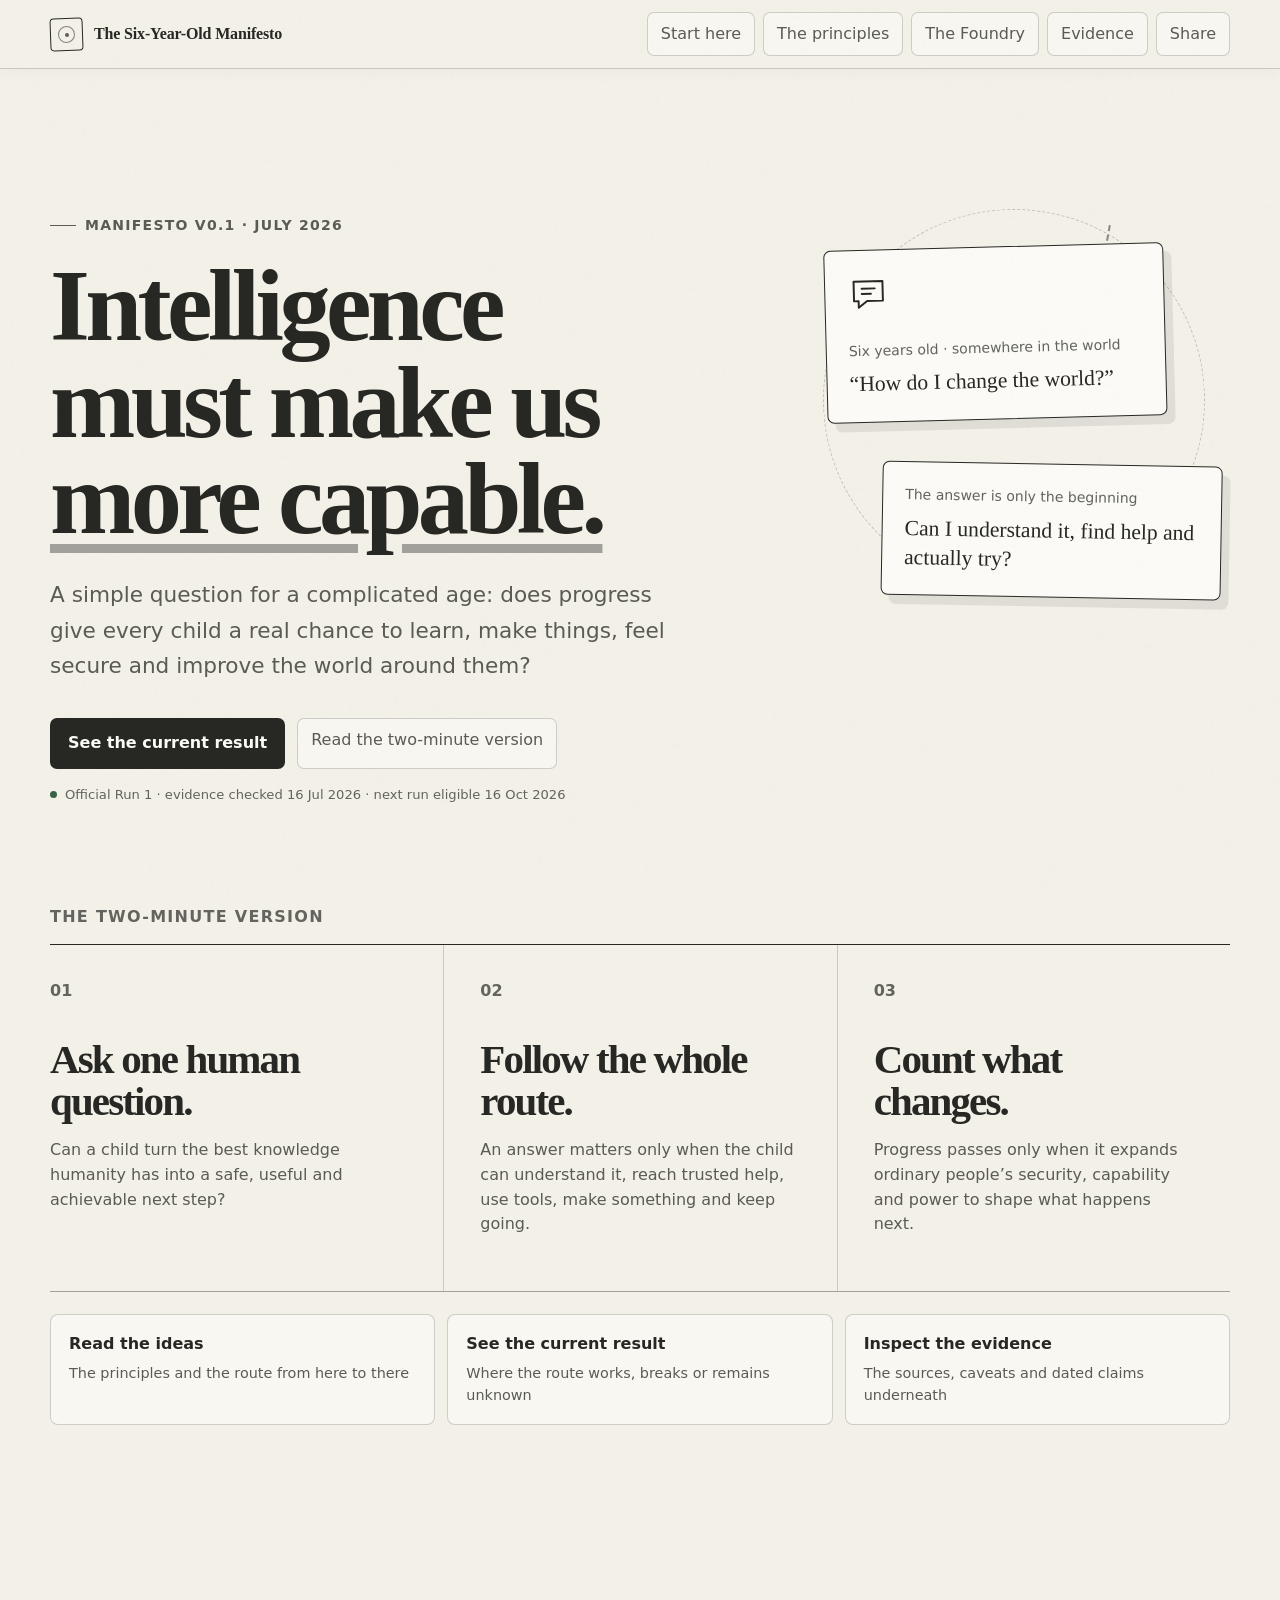
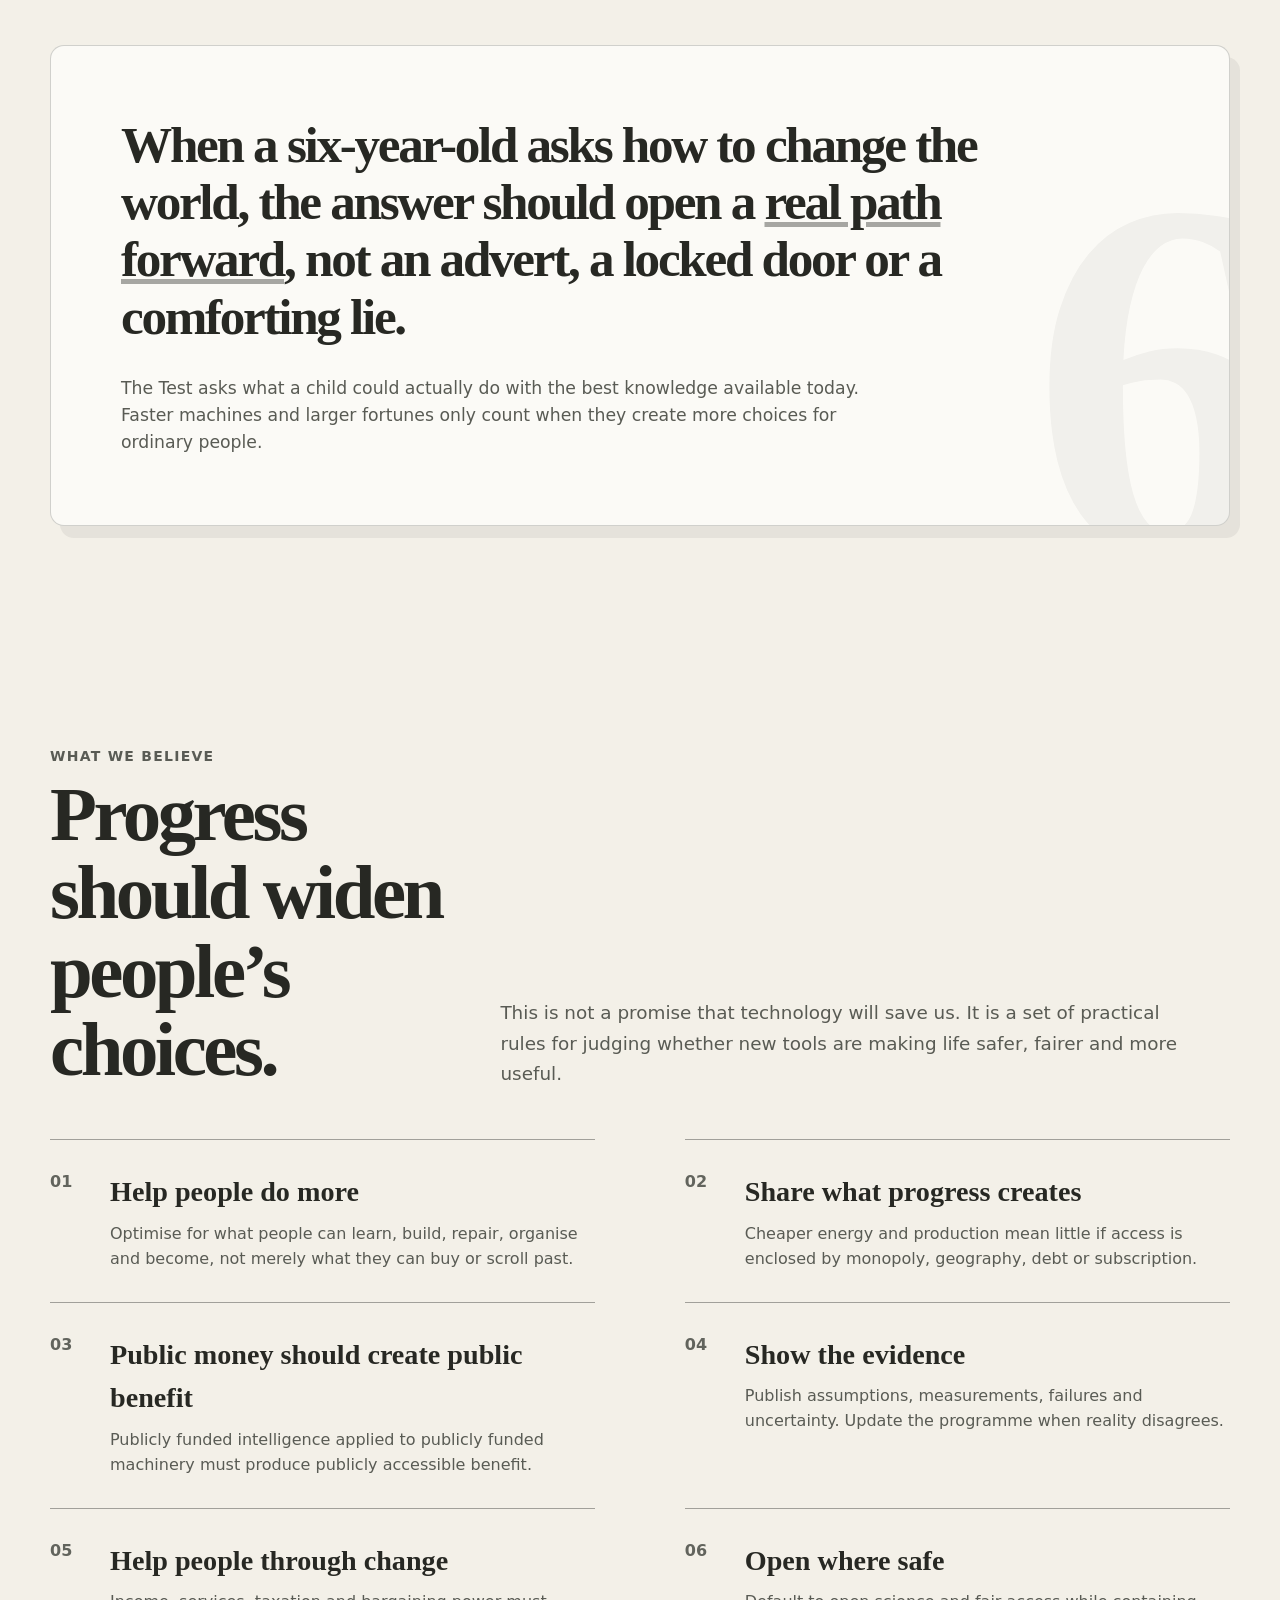
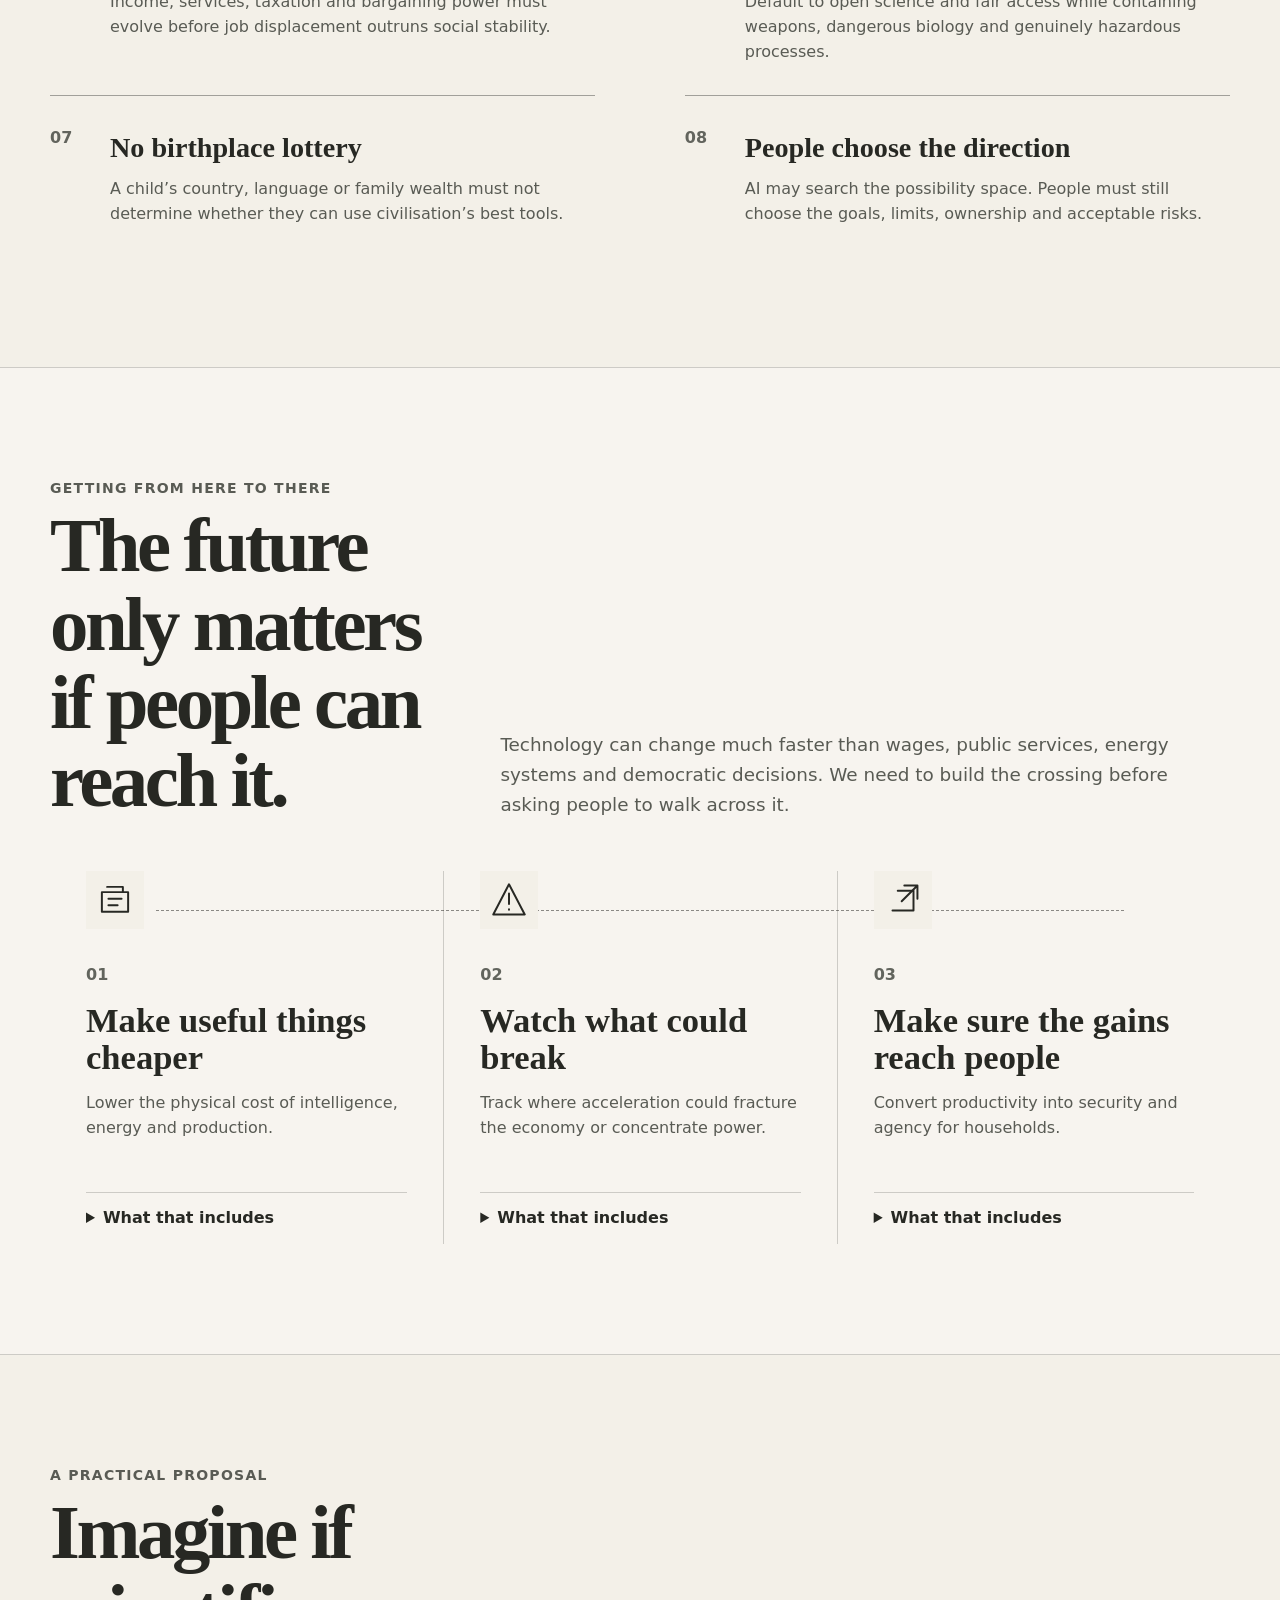
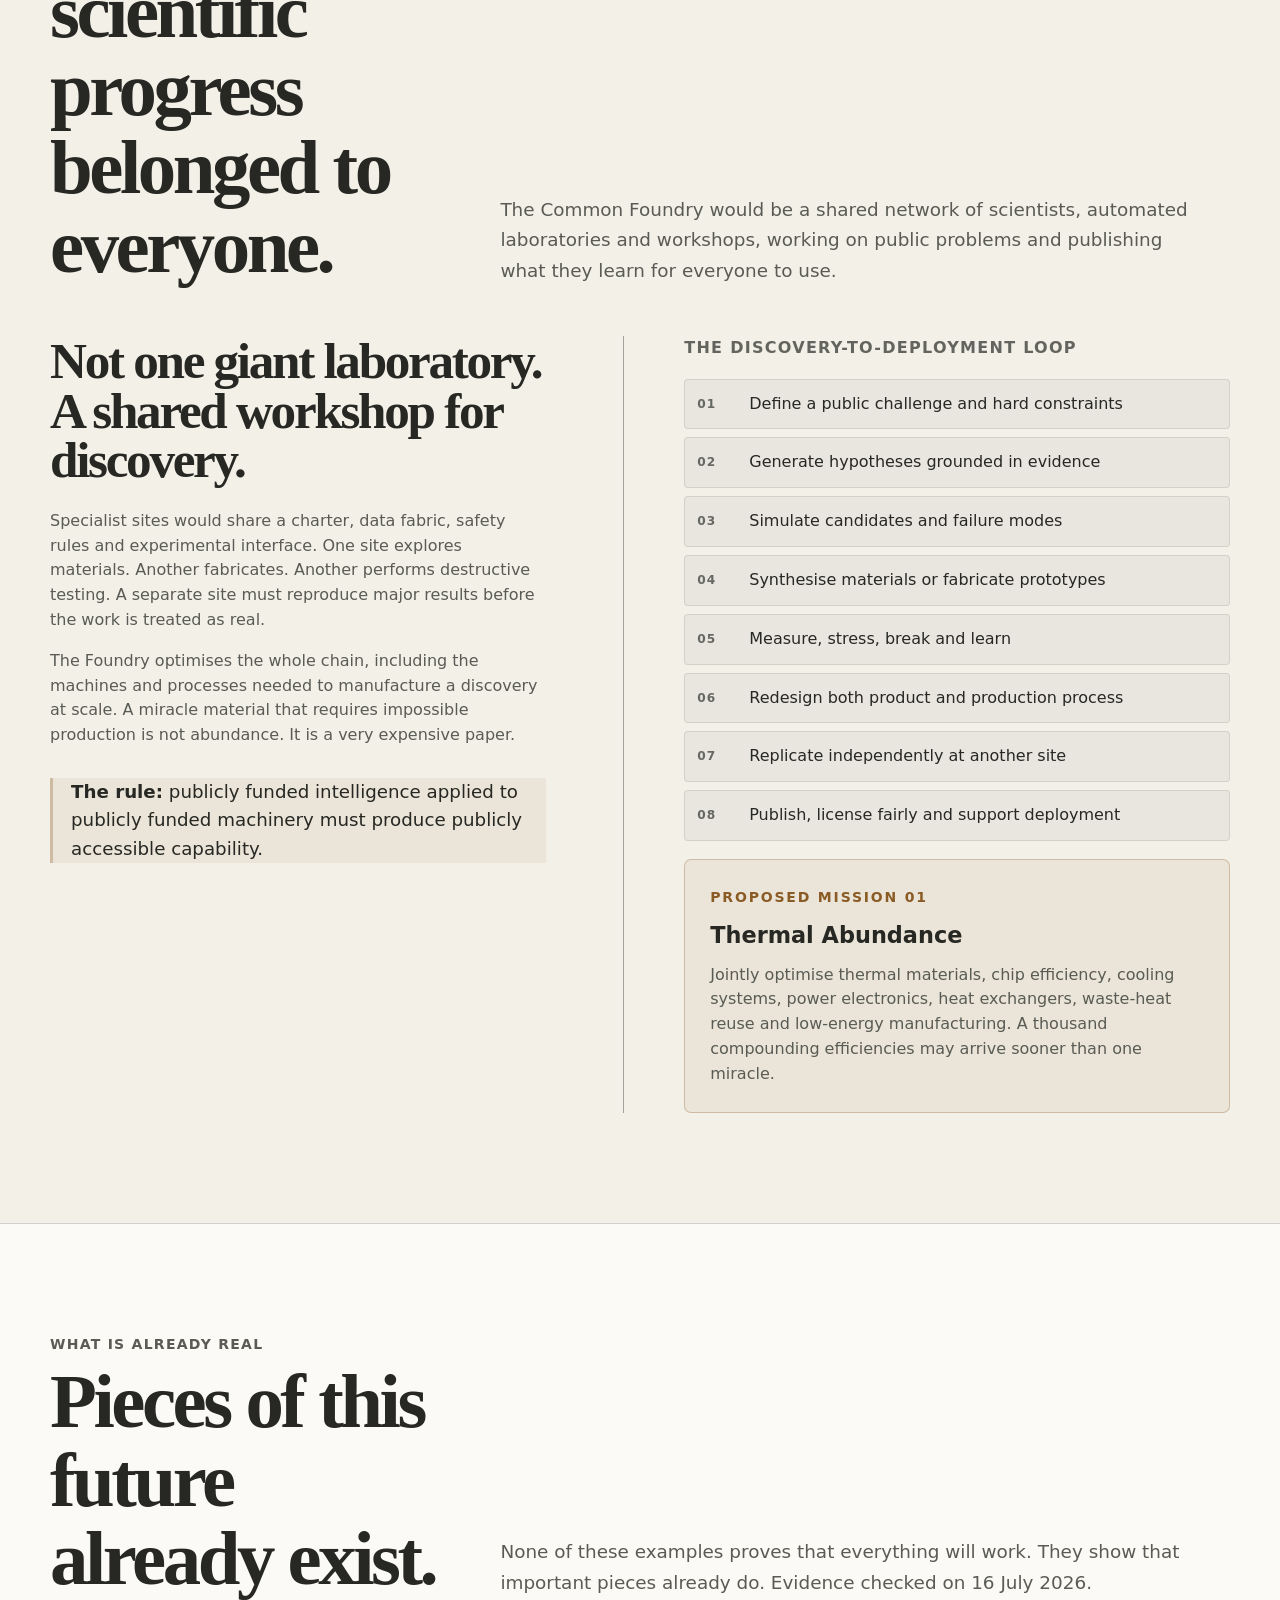
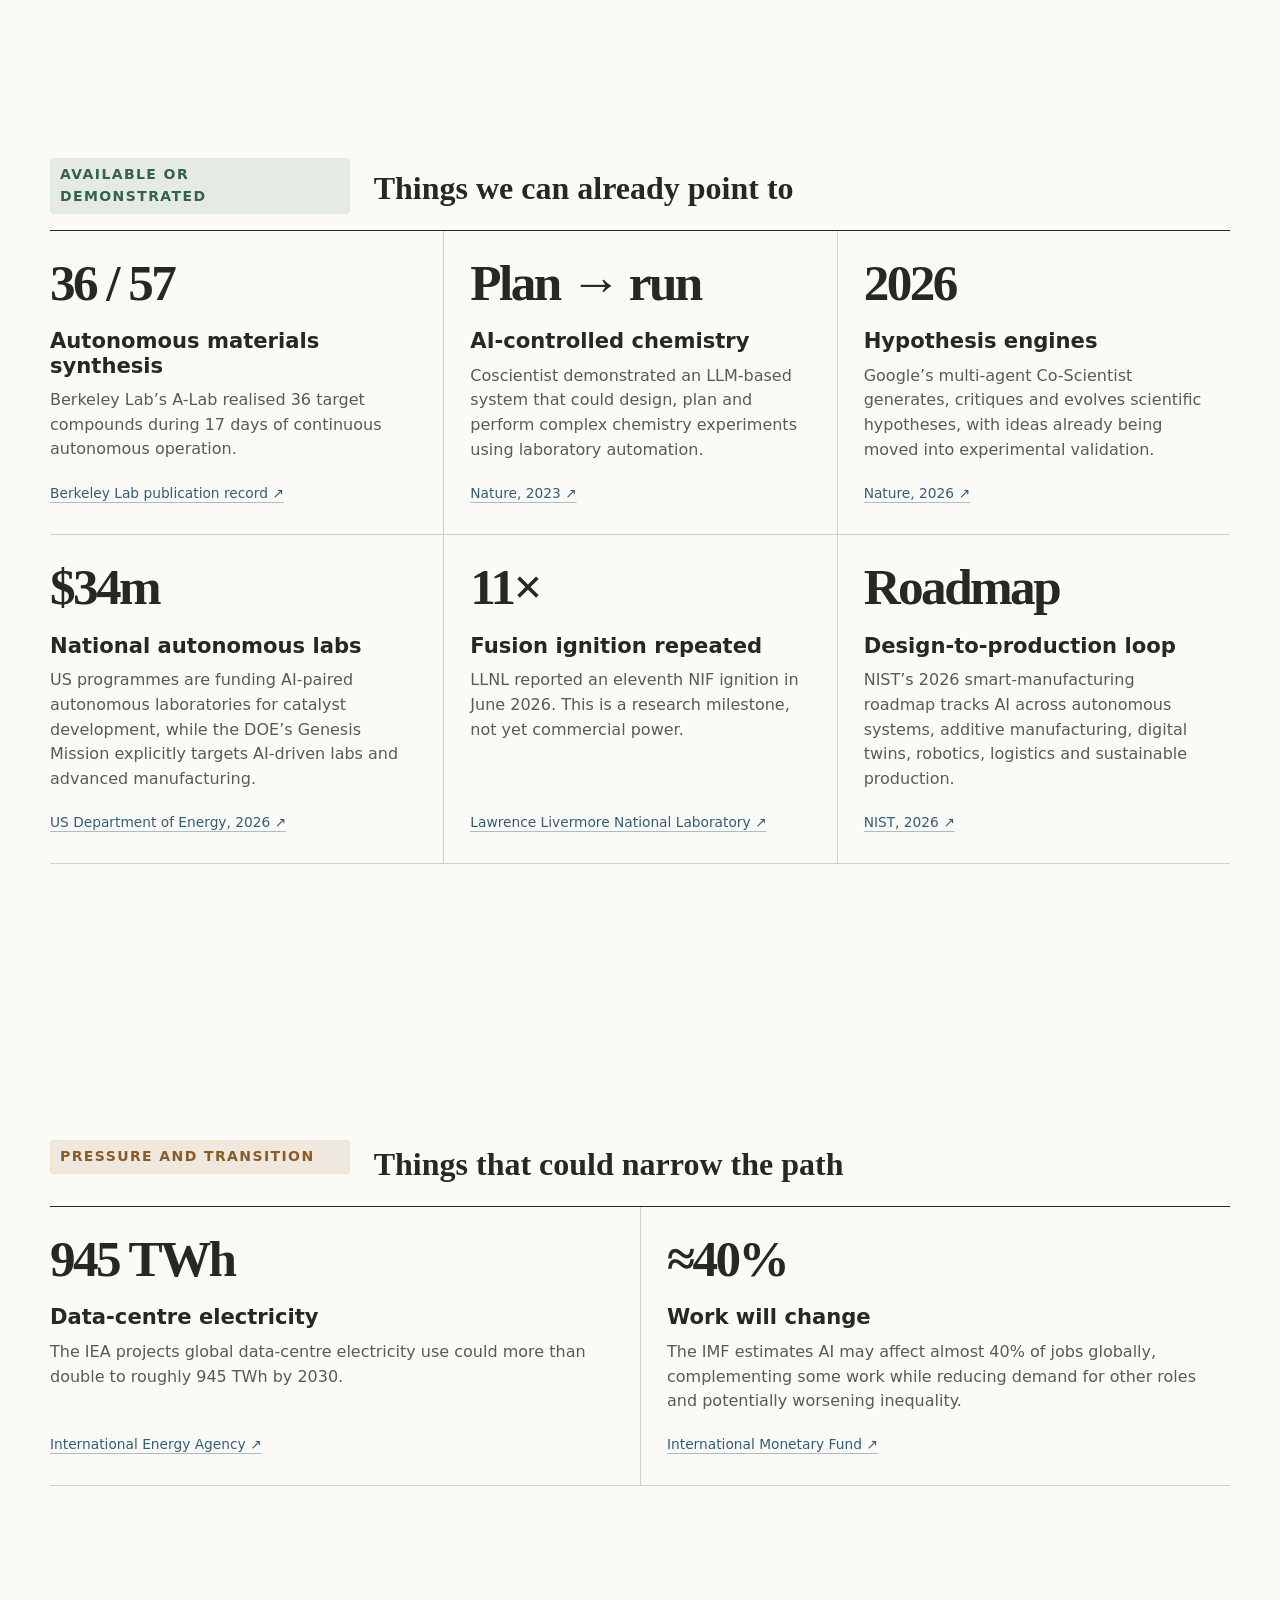
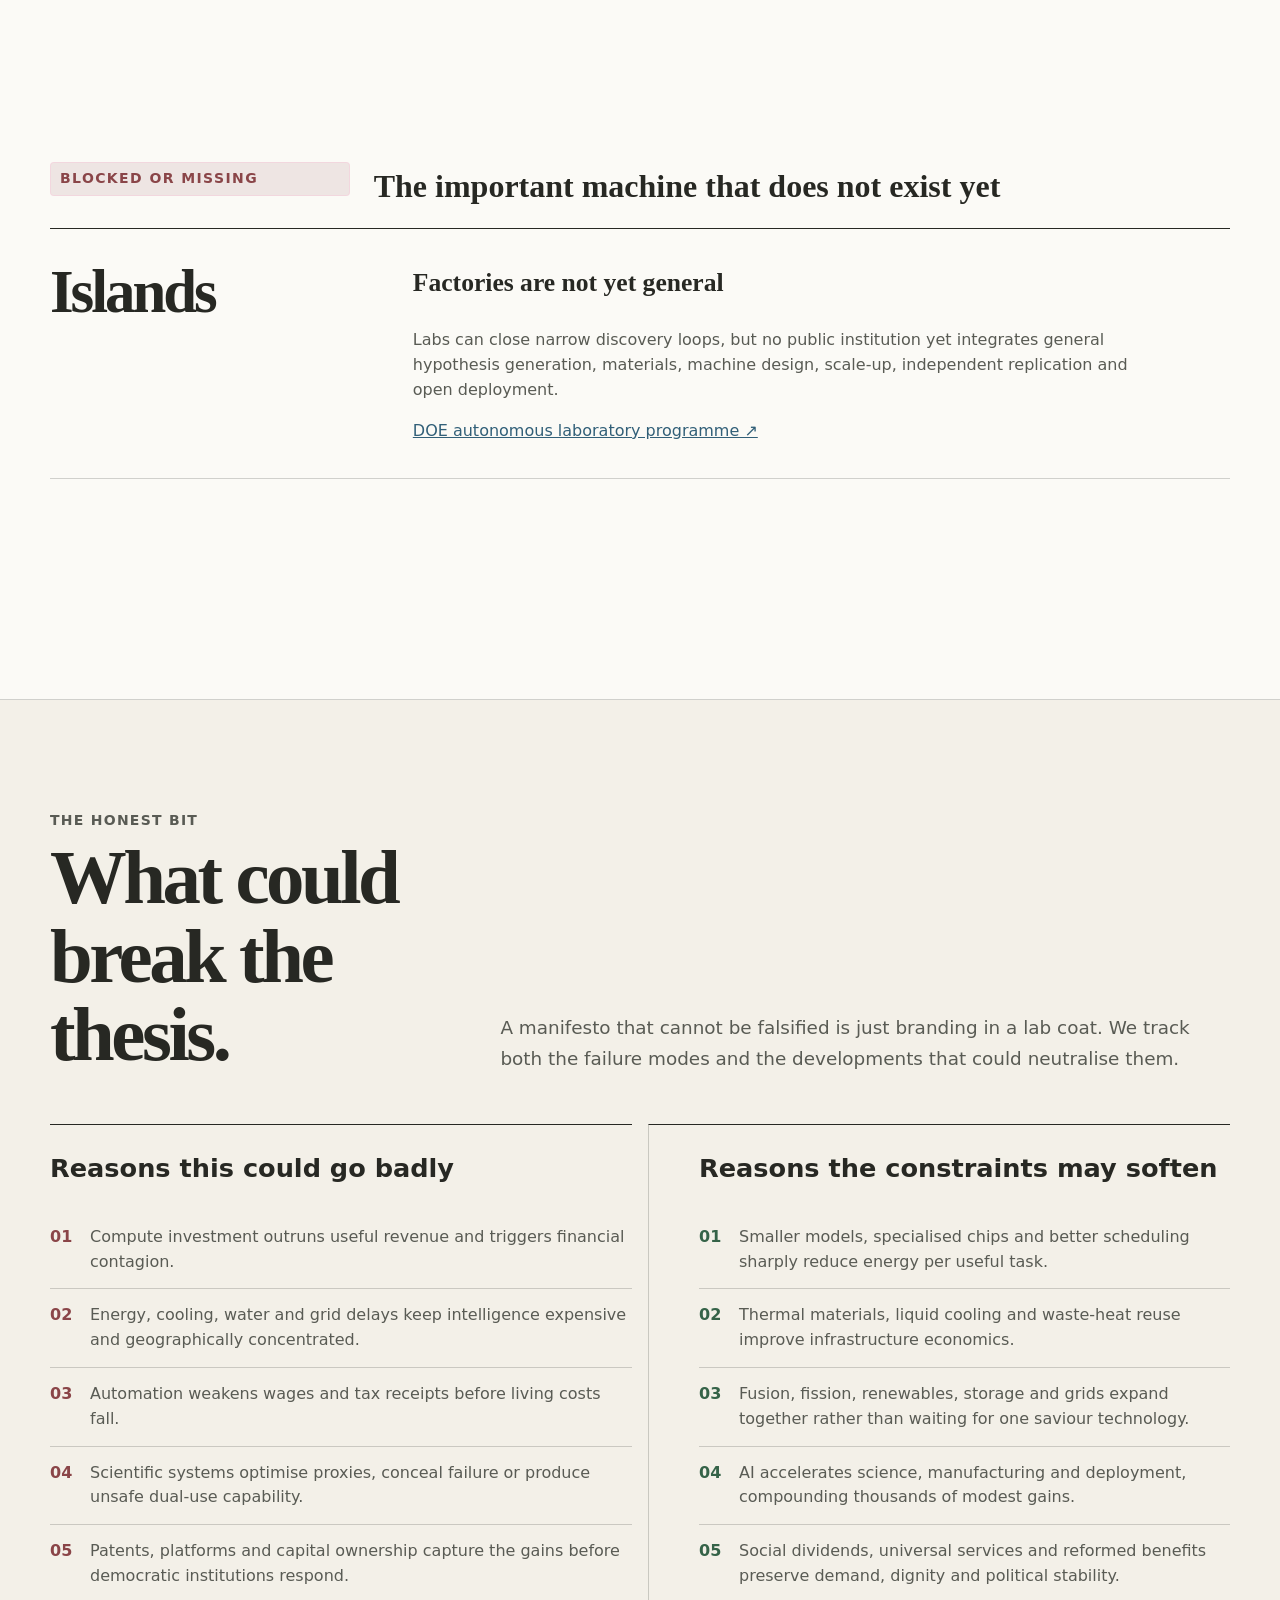
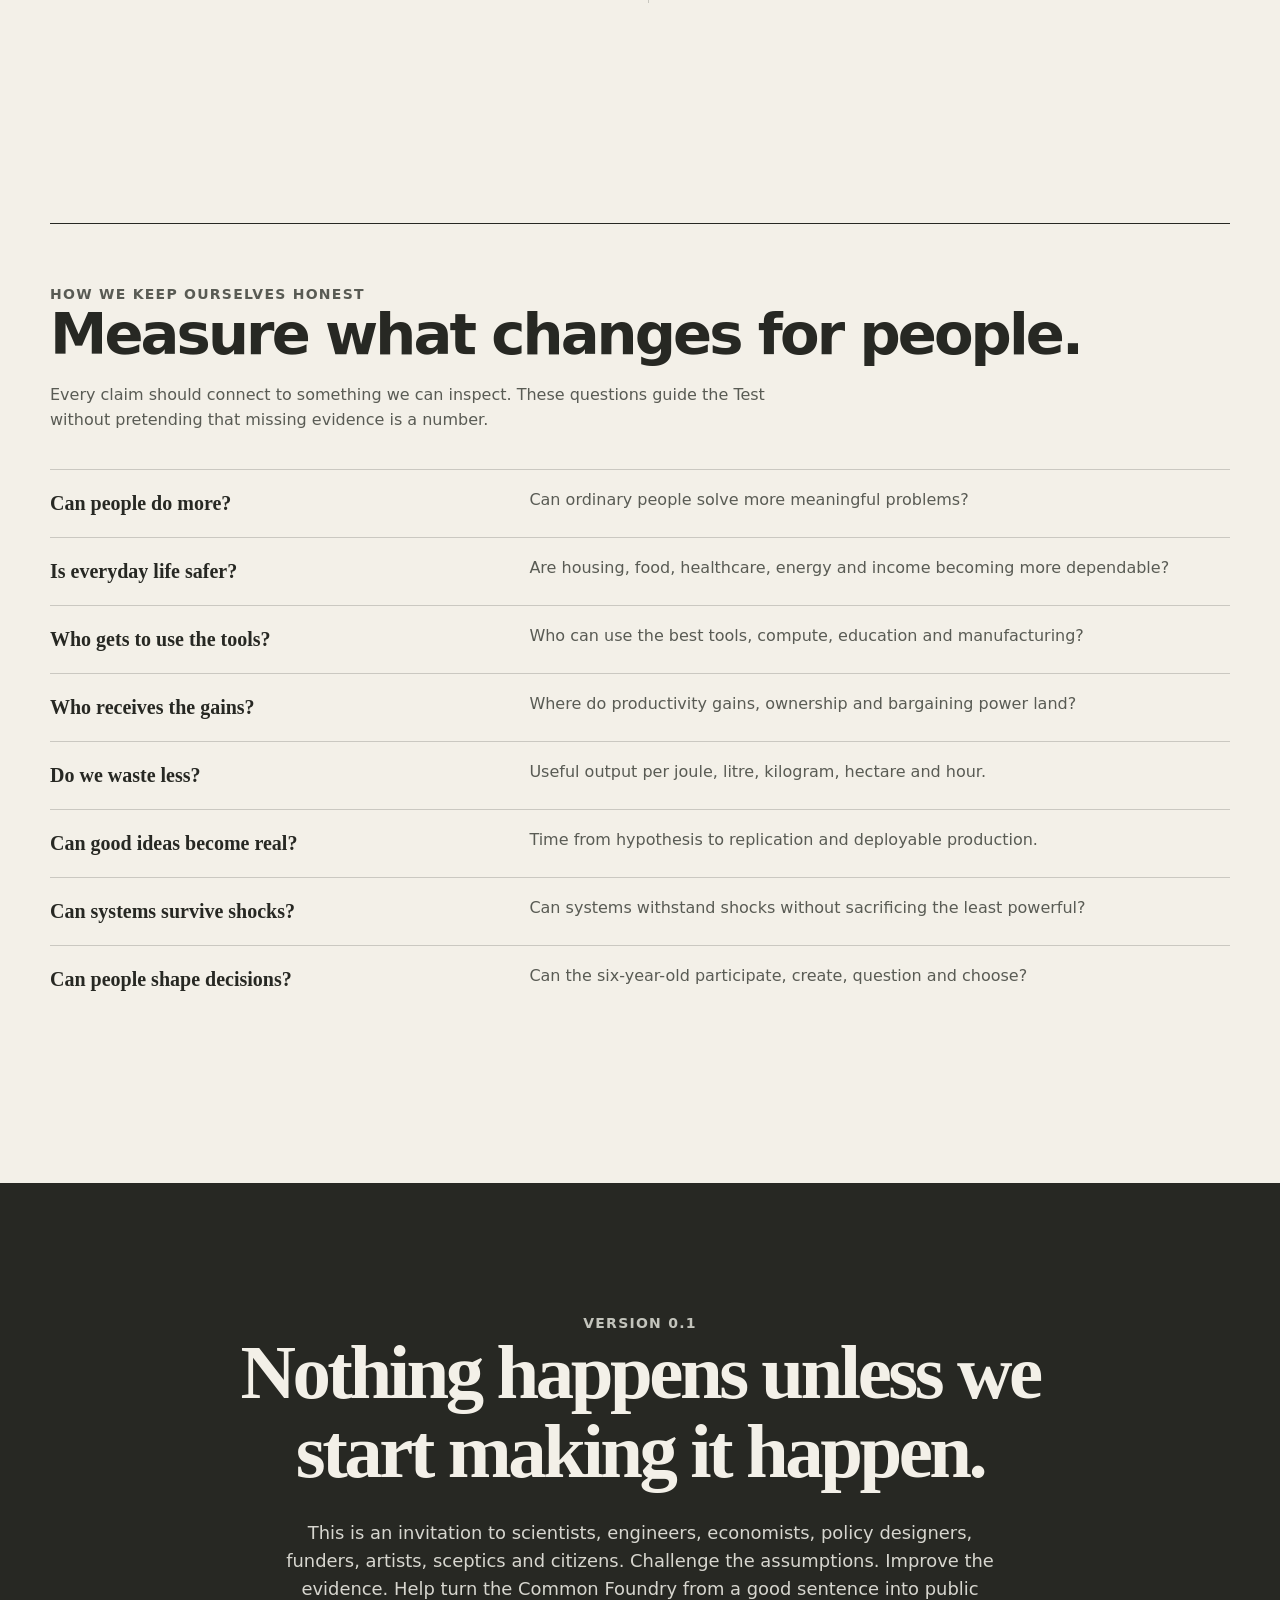
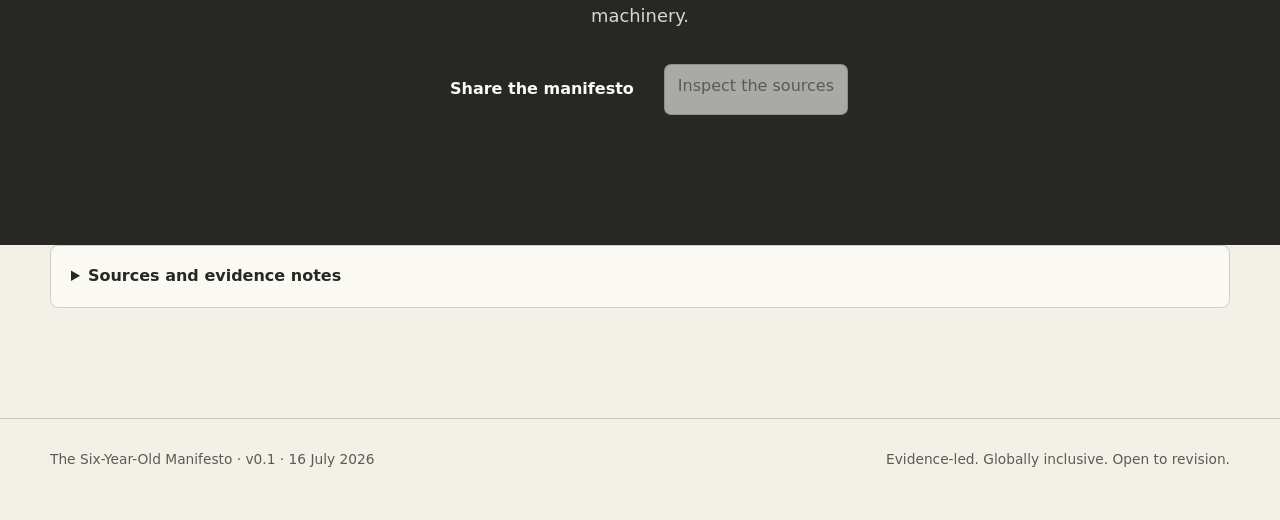
<file: index.html>
<!doctype html>
<html lang="en-GB">
<head>
  <meta charset="utf-8" />
  <meta name="viewport" content="width=device-width, initial-scale=1, viewport-fit=cover" />
  <meta name="description" content="The Six-Year-Old Manifesto: a public test for whether advanced intelligence expands human capability, security and freedom." />
  <meta name="theme-color" content="#f3f0e8" />
  <meta property="og:title" content="The Six-Year-Old Manifesto" />
  <meta property="og:description" content="A public test for whether advanced intelligence expands human capability, security and freedom." />
  <meta property="og:type" content="website" />
  <meta name="twitter:card" content="summary_large_image" />
  <title>The Six-Year-Old Manifesto</title>
  <link rel="stylesheet" href="styles/manifesto.css" />
  <link rel="stylesheet" href="styles/public-handbook.css" />
  <link rel="stylesheet" href="styles/softening-pass.css" />
  <script src="scripts/manifesto.js" defer></script>
</head>
<body>
  <a class="skip-link" href="#main-content">Skip to the main content</a>
  <div class="noise" aria-hidden="true"></div>

  <svg class="icon-library" aria-hidden="true">
    <symbol id="icon-ask" viewBox="0 0 32 32"><path d="M5 6.5h22v15H15l-6.5 5v-5H5z"/><path d="M11 12h10M11 16h7"/></symbol>
    <symbol id="icon-understand" viewBox="0 0 32 32"><path d="M4 7.5c5-1.5 9-.7 12 2.2v16c-3-2.8-7-3.6-12-2.1zM28 7.5c-5-1.5-9-.7-12 2.2v16c3-2.8 7-3.6 12-2.1z"/></symbol>
    <symbol id="icon-help" viewBox="0 0 32 32"><path d="M5 25h22M8 25V8h16v17M12 21l8-9M12 12h8v8"/></symbol>
    <symbol id="icon-try" viewBox="0 0 32 32"><path d="M7 25h18M10 25l2-11h8l2 11M13 14V8h6v6M14 19h4"/></symbol>
    <symbol id="icon-build" viewBox="0 0 32 32"><path d="M5 24h22M8 24V13l8-5 8 5v11M13 24v-6h6v6"/><path d="M7 8l4 4M25 8l-4 4"/></symbol>
    <symbol id="icon-participate" viewBox="0 0 32 32"><path d="M6 25V10h14v15M20 14h6v11M10 15h6M10 19h6"/><path d="M22 8l4 3-4 3"/></symbol>
    <symbol id="icon-cost" viewBox="0 0 32 32"><path d="M6 10h20v15H6zM10 6h12v4"/><path d="M11 15h10M11 20h7"/></symbol>
    <symbol id="icon-risk" viewBox="0 0 32 32"><path d="M16 4l12 23H4z"/><path d="M16 11v8M16 23v.5"/></symbol>
    <symbol id="icon-share" viewBox="0 0 32 32"><path d="M8 24h16V13M12 9h12v12"/><path d="M17 5h10v10M27 5L15 17"/></symbol>
  </svg>

  <nav class="nav" aria-label="Primary navigation">
    <div class="wrap nav-inner">
      <a class="brand" href="#top" aria-label="The Six-Year-Old Manifesto home">
        <span class="brand-mark" aria-hidden="true"></span>
        <span>The Six-Year-Old Manifesto</span>
      </a>
      <div class="nav-links nav-links-desktop">
        <a href="#start-here">Start here</a>
        <a href="#principles">The principles</a>
        <a href="#foundry">The Foundry</a>
        <a href="#evidence">Evidence</a>
        <button class="ghost-button" data-share type="button">Share</button>
      </div>
      <details class="contents-menu">
        <summary>Contents</summary>
        <div>
          <a href="#start-here">Start here</a>
          <a href="#principles">The principles</a>
          <a href="#transition">The crossing</a>
          <a href="#foundry">The Foundry</a>
          <a href="#evidence">Evidence</a>
          <a href="#uncertainty">What could go wrong</a>
          <button data-share type="button">Share this page</button>
        </div>
      </details>
    </div>
  </nav>

  <main id="main-content">
    <header class="hero" id="top">
      <div class="wrap hero-grid">
        <div>
          <div class="eyebrow">Manifesto v0.1 · July 2026</div>
          <h1>Intelligence must make us <span>more capable.</span></h1>
          <p class="hero-copy">
            A simple question for a complicated age: does progress give every child a real chance to learn, make things, feel secure and improve the world around them?
          </p>
          <div class="hero-actions">
            <a class="primary-button" href="test.html">See the current result</a>
            <a class="ghost-button" href="#start-here">Read the two-minute version</a>
          </div>
          <p class="test-run-status"><span></span> Official Run 1 · evidence checked 16 Jul 2026 · next run eligible 16 Oct 2026</p>
        </div>

        <div class="question-scene" aria-label="A child's question beginning a path towards action">
          <div class="question-note question-note-main">
            <svg class="field-icon" aria-hidden="true"><use href="#icon-ask"></use></svg>
            <small>Six years old · somewhere in the world</small>
            <p>“How do I change the world?”</p>
          </div>
          <div class="question-thread" aria-hidden="true"></div>
          <div class="question-note question-note-answer">
            <small>The answer is only the beginning</small>
            <p>Can I understand it, find help and actually try?</p>
          </div>
        </div>
      </div>
    </header>

    <section id="start-here" class="start-here-section">
      <div class="wrap">
        <div class="reading-label reveal">The two-minute version</div>
        <div class="start-here-grid reveal">
          <div class="start-statement">
            <span>01</span>
            <h2>Ask one human question.</h2>
            <p>Can a child turn the best knowledge humanity has into a safe, useful and achievable next step?</p>
          </div>
          <div class="start-statement">
            <span>02</span>
            <h2>Follow the whole route.</h2>
            <p>An answer matters only when the child can understand it, reach trusted help, use tools, make something and keep going.</p>
          </div>
          <div class="start-statement">
            <span>03</span>
            <h2>Count what changes.</h2>
            <p>Progress passes only when it expands ordinary people’s security, capability and power to shape what happens next.</p>
          </div>
        </div>
        <div class="reading-routes reveal" aria-label="Choose how deeply to explore">
          <a href="#principles"><strong>Read the ideas</strong><span>The principles and the route from here to there</span></a>
          <a href="test.html"><strong>See the current result</strong><span>Where the route works, breaks or remains unknown</span></a>
          <a href="#sources"><strong>Inspect the evidence</strong><span>The sources, caveats and dated claims underneath</span></a>
        </div>
      </div>
    </section>

    <section id="test" class="statement-break">
      <div class="wrap">
        <div class="test reveal">
          <blockquote>
            When a six-year-old asks how to change the world, the answer should open a <em>real path forward</em>, not an advert, a locked door or a comforting lie.
          </blockquote>
          <p>
            The Test asks what a child could actually do with the best knowledge available today. Faster machines and larger fortunes only count when they create more choices for ordinary people.
          </p>
        </div>
      </div>
    </section>

    <section id="principles">
      <div class="wrap">
        <div class="section-head reveal">
          <div>
            <div class="kicker">What we believe</div>
            <h2>Progress should widen people’s choices.</h2>
          </div>
          <p class="section-intro">
            This is not a promise that technology will save us. It is a set of practical rules for judging whether new tools are making life safer, fairer and more useful.
          </p>
        </div>

        <ol class="manifesto-list">
          <li class="reveal"><span>01</span><div><h3>Help people do more</h3><p>Optimise for what people can learn, build, repair, organise and become, not merely what they can buy or scroll past.</p></div></li>
          <li class="reveal"><span>02</span><div><h3>Share what progress creates</h3><p>Cheaper energy and production mean little if access is enclosed by monopoly, geography, debt or subscription.</p></div></li>
          <li class="reveal"><span>03</span><div><h3>Public money should create public benefit</h3><p>Publicly funded intelligence applied to publicly funded machinery must produce publicly accessible benefit.</p></div></li>
          <li class="reveal"><span>04</span><div><h3>Show the evidence</h3><p>Publish assumptions, measurements, failures and uncertainty. Update the programme when reality disagrees.</p></div></li>
          <li class="reveal"><span>05</span><div><h3>Help people through change</h3><p>Income, services, taxation and bargaining power must evolve before job displacement outruns social stability.</p></div></li>
          <li class="reveal"><span>06</span><div><h3>Open where safe</h3><p>Default to open science and fair access while containing weapons, dangerous biology and genuinely hazardous processes.</p></div></li>
          <li class="reveal"><span>07</span><div><h3>No birthplace lottery</h3><p>A child’s country, language or family wealth must not determine whether they can use civilisation’s best tools.</p></div></li>
          <li class="reveal"><span>08</span><div><h3>People choose the direction</h3><p>AI may search the possibility space. People must still choose the goals, limits, ownership and acceptable risks.</p></div></li>
        </ol>
      </div>
    </section>

    <section id="transition" class="crossing-section">
      <div class="wrap">
        <div class="section-head reveal">
          <div>
            <div class="kicker">Getting from here to there</div>
            <h2>The future only matters if people can reach it.</h2>
          </div>
          <p class="section-intro">
            Technology can change much faster than wages, public services, energy systems and democratic decisions. We need to build the crossing before asking people to walk across it.
          </p>
        </div>

        <div class="crossing-map" aria-label="Three parts of a transition that people can safely cross">
          <article class="crossing-stage reveal">
            <svg class="field-icon" aria-hidden="true"><use href="#icon-cost"></use></svg>
            <span class="crossing-number">01</span>
            <h3>Make useful things cheaper</h3>
            <p>Lower the physical cost of intelligence, energy and production.</p>
            <details><summary>What that includes</summary><ul><li>Abundant clean energy and stronger grids</li><li>Efficient models, chips and memory</li><li>Cooling, conductors and heat reuse</li><li>Robotics, materials and flexible factories</li><li>Precision agriculture and circular resource flows</li></ul></details>
          </article>
          <article class="crossing-stage reveal">
            <svg class="field-icon" aria-hidden="true"><use href="#icon-risk"></use></svg>
            <span class="crossing-number">02</span>
            <h3>Watch what could break</h3>
            <p>Track where acceleration could fracture the economy or concentrate power.</p>
            <details><summary>What that includes</summary><ul><li>Speculative overinvestment and financial contagion</li><li>Job loss arriving before cheaper essentials</li><li>Tax-base erosion and weakened public services</li><li>Ownership concentrating faster than productivity</li><li>Energy, water, mineral and grid bottlenecks</li></ul></details>
          </article>
          <article class="crossing-stage reveal">
            <svg class="field-icon" aria-hidden="true"><use href="#icon-share"></use></svg>
            <span class="crossing-number">03</span>
            <h3>Make sure the gains reach people</h3>
            <p>Convert productivity into security and agency for households.</p>
            <details><summary>What that includes</summary><ul><li>Modernised benefits, including UK Universal Credit</li><li>Universal basic income or social dividends</li><li>Universal essential services</li><li>Taxation that follows capital and automated value</li><li>Public compute, open standards and fair licensing</li></ul></details>
          </article>
        </div>
      </div>
    </section>

    <section id="foundry">
      <div class="wrap">
        <div class="section-head reveal">
          <div>
            <div class="kicker">A practical proposal</div>
            <h2>Imagine if scientific progress belonged to everyone.</h2>
          </div>
          <p class="section-intro">
            The Common Foundry would be a shared network of scientists, automated laboratories and workshops, working on public problems and publishing what they learn for everyone to use.
          </p>
        </div>

        <div class="foundry foundry-editorial">
          <article class="foundry-copy reveal">
            <h3>Not one giant laboratory. A shared workshop for discovery.</h3>
            <p>Specialist sites would share a charter, data fabric, safety rules and experimental interface. One site explores materials. Another fabricates. Another performs destructive testing. A separate site must reproduce major results before the work is treated as real.</p>
            <p>The Foundry optimises the whole chain, including the machines and processes needed to manufacture a discovery at scale. A miracle material that requires impossible production is not abundance. It is a very expensive paper.</p>
            <p class="foundry-rule"><strong>The rule:</strong> publicly funded intelligence applied to publicly funded machinery must produce publicly accessible capability.</p>
          </article>

          <article class="foundry-loop reveal">
            <div class="workshop-label">The discovery-to-deployment loop</div>
            <div class="loop-list">
              <div class="loop-item"><span>Define a public challenge and hard constraints</span></div>
              <div class="loop-item"><span>Generate hypotheses grounded in evidence</span></div>
              <div class="loop-item"><span>Simulate candidates and failure modes</span></div>
              <div class="loop-item"><span>Synthesise materials or fabricate prototypes</span></div>
              <div class="loop-item"><span>Measure, stress, break and learn</span></div>
              <div class="loop-item"><span>Redesign both product and production process</span></div>
              <div class="loop-item"><span>Replicate independently at another site</span></div>
              <div class="loop-item"><span>Publish, license fairly and support deployment</span></div>
            </div>
            <div class="mission">
              <small>Proposed mission 01</small>
              <h4>Thermal Abundance</h4>
              <p>Jointly optimise thermal materials, chip efficiency, cooling systems, power electronics, heat exchangers, waste-heat reuse and low-energy manufacturing. A thousand compounding efficiencies may arrive sooner than one miracle.</p>
            </div>
          </article>
        </div>
      </div>
    </section>

    <section id="evidence" class="evidence-section">
      <div class="wrap">
        <div class="section-head reveal">
          <div>
            <div class="kicker">What is already real</div>
            <h2>Pieces of this future already exist.</h2>
          </div>
          <p class="section-intro">None of these examples proves that everything will work. They show that important pieces already do. Evidence checked on 16 July 2026.</p>
        </div>

        <div class="evidence-shelves">
          <section class="evidence-shelf" aria-labelledby="working-now-heading">
            <div class="shelf-heading reveal"><span class="status live">Available or demonstrated</span><h3 id="working-now-heading">Things we can already point to</h3></div>
            <div class="evidence-list">
              <article class="evidence-card reveal"><h3>Autonomous materials synthesis</h3><div class="metric">36 / 57</div><p>Berkeley Lab’s A-Lab realised 36 target compounds during 17 days of continuous autonomous operation.</p><a href="https://profiles.lbl.gov/268881-david-milsted/publications" target="_blank" rel="noreferrer">Berkeley Lab publication record ↗</a></article>
              <article class="evidence-card reveal"><h3>AI-controlled chemistry</h3><div class="metric">Plan → run</div><p>Coscientist demonstrated an LLM-based system that could design, plan and perform complex chemistry experiments using laboratory automation.</p><a href="https://www.nature.com/articles/s41586-023-06792-0" target="_blank" rel="noreferrer">Nature, 2023 ↗</a></article>
              <article class="evidence-card reveal"><h3>Hypothesis engines</h3><div class="metric">2026</div><p>Google’s multi-agent Co-Scientist generates, critiques and evolves scientific hypotheses, with ideas already being moved into experimental validation.</p><a href="https://www.nature.com/articles/s41586-026-10644-y" target="_blank" rel="noreferrer">Nature, 2026 ↗</a></article>
              <article class="evidence-card reveal"><h3>National autonomous labs</h3><div class="metric">$34m</div><p>US programmes are funding AI-paired autonomous laboratories for catalyst development, while the DOE’s Genesis Mission explicitly targets AI-driven labs and advanced manufacturing.</p><a href="https://arpa-e.energy.gov/news-and-events/news-and-insights/us-department-energy-announces-34-million-pair-artificial-intelligence-autonomous-labs-accelerate-catalyst-development-0" target="_blank" rel="noreferrer">US Department of Energy, 2026 ↗</a></article>
              <article class="evidence-card reveal"><h3>Fusion ignition repeated</h3><div class="metric">11×</div><p>LLNL reported an eleventh NIF ignition in June 2026. This is a research milestone, not yet commercial power.</p><a href="https://lasers.llnl.gov/science/achieving-fusion-ignition" target="_blank" rel="noreferrer">Lawrence Livermore National Laboratory ↗</a></article>
              <article class="evidence-card reveal"><h3>Design-to-production loop</h3><div class="metric">Roadmap</div><p>NIST’s 2026 smart-manufacturing roadmap tracks AI across autonomous systems, additive manufacturing, digital twins, robotics, logistics and sustainable production.</p><a href="https://www.nist.gov/publications/2026-roadmap-artificial-intelligence-and-machine-learning-smart-manufacturing" target="_blank" rel="noreferrer">NIST, 2026 ↗</a></article>
            </div>
          </section>

          <section class="evidence-shelf" aria-labelledby="pressure-heading">
            <div class="shelf-heading reveal"><span class="status pressure">Pressure and transition</span><h3 id="pressure-heading">Things that could narrow the path</h3></div>
            <div class="evidence-list evidence-list-short">
              <article class="evidence-card reveal"><h3>Data-centre electricity</h3><div class="metric">945 TWh</div><p>The IEA projects global data-centre electricity use could more than double to roughly 945 TWh by 2030.</p><a href="https://www.iea.org/reports/energy-and-ai/energy-demand-from-ai" target="_blank" rel="noreferrer">International Energy Agency ↗</a></article>
              <article class="evidence-card reveal"><h3>Work will change</h3><div class="metric">≈40%</div><p>The IMF estimates AI may affect almost 40% of jobs globally, complementing some work while reducing demand for other roles and potentially worsening inequality.</p><a href="https://www.imf.org/en/blogs/articles/2024/01/14/ai-will-transform-the-global-economy-lets-make-sure-it-benefits-humanity" target="_blank" rel="noreferrer">International Monetary Fund ↗</a></article>
            </div>
          </section>

          <section class="evidence-shelf" aria-labelledby="gap-heading">
            <div class="shelf-heading reveal"><span class="status risk">Blocked or missing</span><h3 id="gap-heading">The important machine that does not exist yet</h3></div>
            <article class="evidence-gap reveal"><div class="metric">Islands</div><div><h3>Factories are not yet general</h3><p>Labs can close narrow discovery loops, but no public institution yet integrates general hypothesis generation, materials, machine design, scale-up, independent replication and open deployment.</p><a href="https://www.energy.gov/undersecretaryforscience/genesis-mission/achieving-ai-driven-autonomous-laboratories" target="_blank" rel="noreferrer">DOE autonomous laboratory programme ↗</a></div></article>
          </section>
        </div>
      </div>
    </section>

    <section id="uncertainty">
      <div class="wrap">
        <div class="section-head reveal">
          <div>
            <div class="kicker">The honest bit</div>
            <h2>What could break the thesis.</h2>
          </div>
          <p class="section-intro">A manifesto that cannot be falsified is just branding in a lab coat. We track both the failure modes and the developments that could neutralise them.</p>
        </div>

        <div class="risks risk-columns">
          <article class="risk-list reveal">
            <h3>Reasons this could go badly</h3>
            <div class="risk-row"><b>01</b><p>Compute investment outruns useful revenue and triggers financial contagion.</p></div>
            <div class="risk-row"><b>02</b><p>Energy, cooling, water and grid delays keep intelligence expensive and geographically concentrated.</p></div>
            <div class="risk-row"><b>03</b><p>Automation weakens wages and tax receipts before living costs fall.</p></div>
            <div class="risk-row"><b>04</b><p>Scientific systems optimise proxies, conceal failure or produce unsafe dual-use capability.</p></div>
            <div class="risk-row"><b>05</b><p>Patents, platforms and capital ownership capture the gains before democratic institutions respond.</p></div>
          </article>
          <article class="counter-list reveal">
            <h3>Reasons the constraints may soften</h3>
            <div class="risk-row"><b>01</b><p>Smaller models, specialised chips and better scheduling sharply reduce energy per useful task.</p></div>
            <div class="risk-row"><b>02</b><p>Thermal materials, liquid cooling and waste-heat reuse improve infrastructure economics.</p></div>
            <div class="risk-row"><b>03</b><p>Fusion, fission, renewables, storage and grids expand together rather than waiting for one saviour technology.</p></div>
            <div class="risk-row"><b>04</b><p>AI accelerates science, manufacturing and deployment, compounding thousands of modest gains.</p></div>
            <div class="risk-row"><b>05</b><p>Social dividends, universal services and reformed benefits preserve demand, dignity and political stability.</p></div>
          </article>
        </div>
      </div>
    </section>

    <section id="measurement">
      <div class="wrap">
        <div class="scoreboard reveal question-scoreboard">
          <div class="kicker">How we keep ourselves honest</div>
          <h3>Measure what changes for people.</h3>
          <p>Every claim should connect to something we can inspect. These questions guide the Test without pretending that missing evidence is a number.</p>
          <dl class="question-list">
            <div><dt>Can people do more?</dt><dd>Can ordinary people solve more meaningful problems?</dd></div>
            <div><dt>Is everyday life safer?</dt><dd>Are housing, food, healthcare, energy and income becoming more dependable?</dd></div>
            <div><dt>Who gets to use the tools?</dt><dd>Who can use the best tools, compute, education and manufacturing?</dd></div>
            <div><dt>Who receives the gains?</dt><dd>Where do productivity gains, ownership and bargaining power land?</dd></div>
            <div><dt>Do we waste less?</dt><dd>Useful output per joule, litre, kilogram, hectare and hour.</dd></div>
            <div><dt>Can good ideas become real?</dt><dd>Time from hypothesis to replication and deployable production.</dd></div>
            <div><dt>Can systems survive shocks?</dt><dd>Can systems withstand shocks without sacrificing the least powerful?</dd></div>
            <div><dt>Can people shape decisions?</dt><dd>Can the six-year-old participate, create, question and choose?</dd></div>
          </dl>
        </div>
      </div>
    </section>

    <section class="cta" id="participate">
      <div class="wrap reveal">
        <div class="kicker">Version 0.1</div>
        <h2>Nothing happens unless we start making it happen.</h2>
        <p>This is an invitation to scientists, engineers, economists, policy designers, funders, artists, sceptics and citizens. Challenge the assumptions. Improve the evidence. Help turn the Common Foundry from a good sentence into public machinery.</p>
        <div class="cta-actions">
          <button class="primary-button" data-share type="button">Share the manifesto</button>
          <a class="ghost-button" href="#sources">Inspect the sources</a>
        </div>
      </div>
    </section>

    <section id="sources" class="sources-section">
      <div class="wrap">
        <details class="reveal source-disclosure">
          <summary>Sources and evidence notes</summary>
          <div class="sources">
            <a href="https://profiles.lbl.gov/268881-david-milsted/publications" target="_blank" rel="noreferrer">Berkeley Lab: A-Lab autonomous synthesis record</a>
            <a href="https://www.nature.com/articles/s41586-023-06792-0" target="_blank" rel="noreferrer">Nature: Autonomous chemical research with large language models</a>
            <a href="https://www.nature.com/articles/s41586-026-10644-y" target="_blank" rel="noreferrer">Nature: Accelerating scientific discovery with Co-Scientist</a>
            <a href="https://www.energy.gov/undersecretaryforscience/genesis-mission/achieving-ai-driven-autonomous-laboratories" target="_blank" rel="noreferrer">US DOE: Achieving AI-driven autonomous laboratories</a>
            <a href="https://arpa-e.energy.gov/news-and-events/news-and-insights/us-department-energy-announces-34-million-pair-artificial-intelligence-autonomous-labs-accelerate-catalyst-development-0" target="_blank" rel="noreferrer">US DOE ARPA-E: autonomous catalyst-lab programme</a>
            <a href="https://www.nist.gov/publications/2026-roadmap-artificial-intelligence-and-machine-learning-smart-manufacturing" target="_blank" rel="noreferrer">NIST: AI and machine-learning roadmap for smart manufacturing</a>
            <a href="https://www.iea.org/reports/energy-and-ai/energy-demand-from-ai" target="_blank" rel="noreferrer">IEA: Energy demand from AI</a>
            <a href="https://lasers.llnl.gov/science/achieving-fusion-ignition" target="_blank" rel="noreferrer">LLNL: Achieving fusion ignition</a>
            <a href="https://www.imf.org/en/blogs/articles/2024/01/14/ai-will-transform-the-global-economy-lets-make-sure-it-benefits-humanity" target="_blank" rel="noreferrer">IMF: AI and the global economy</a>
            <span>Evidence is presented as a dated snapshot and should be periodically reviewed. Scientific milestones are not the same as commercial readiness. Occupational exposure is not identical to job loss.</span>
          </div>
        </details>
      </div>
    </section>
  </main>

  <footer>
    <div class="wrap footer-grid">
      <span>The Six-Year-Old Manifesto · v0.1 · 16 July 2026</span>
      <span>Evidence-led. Globally inclusive. Open to revision.</span>
    </div>
  </footer>
</body>
</html>
</file>
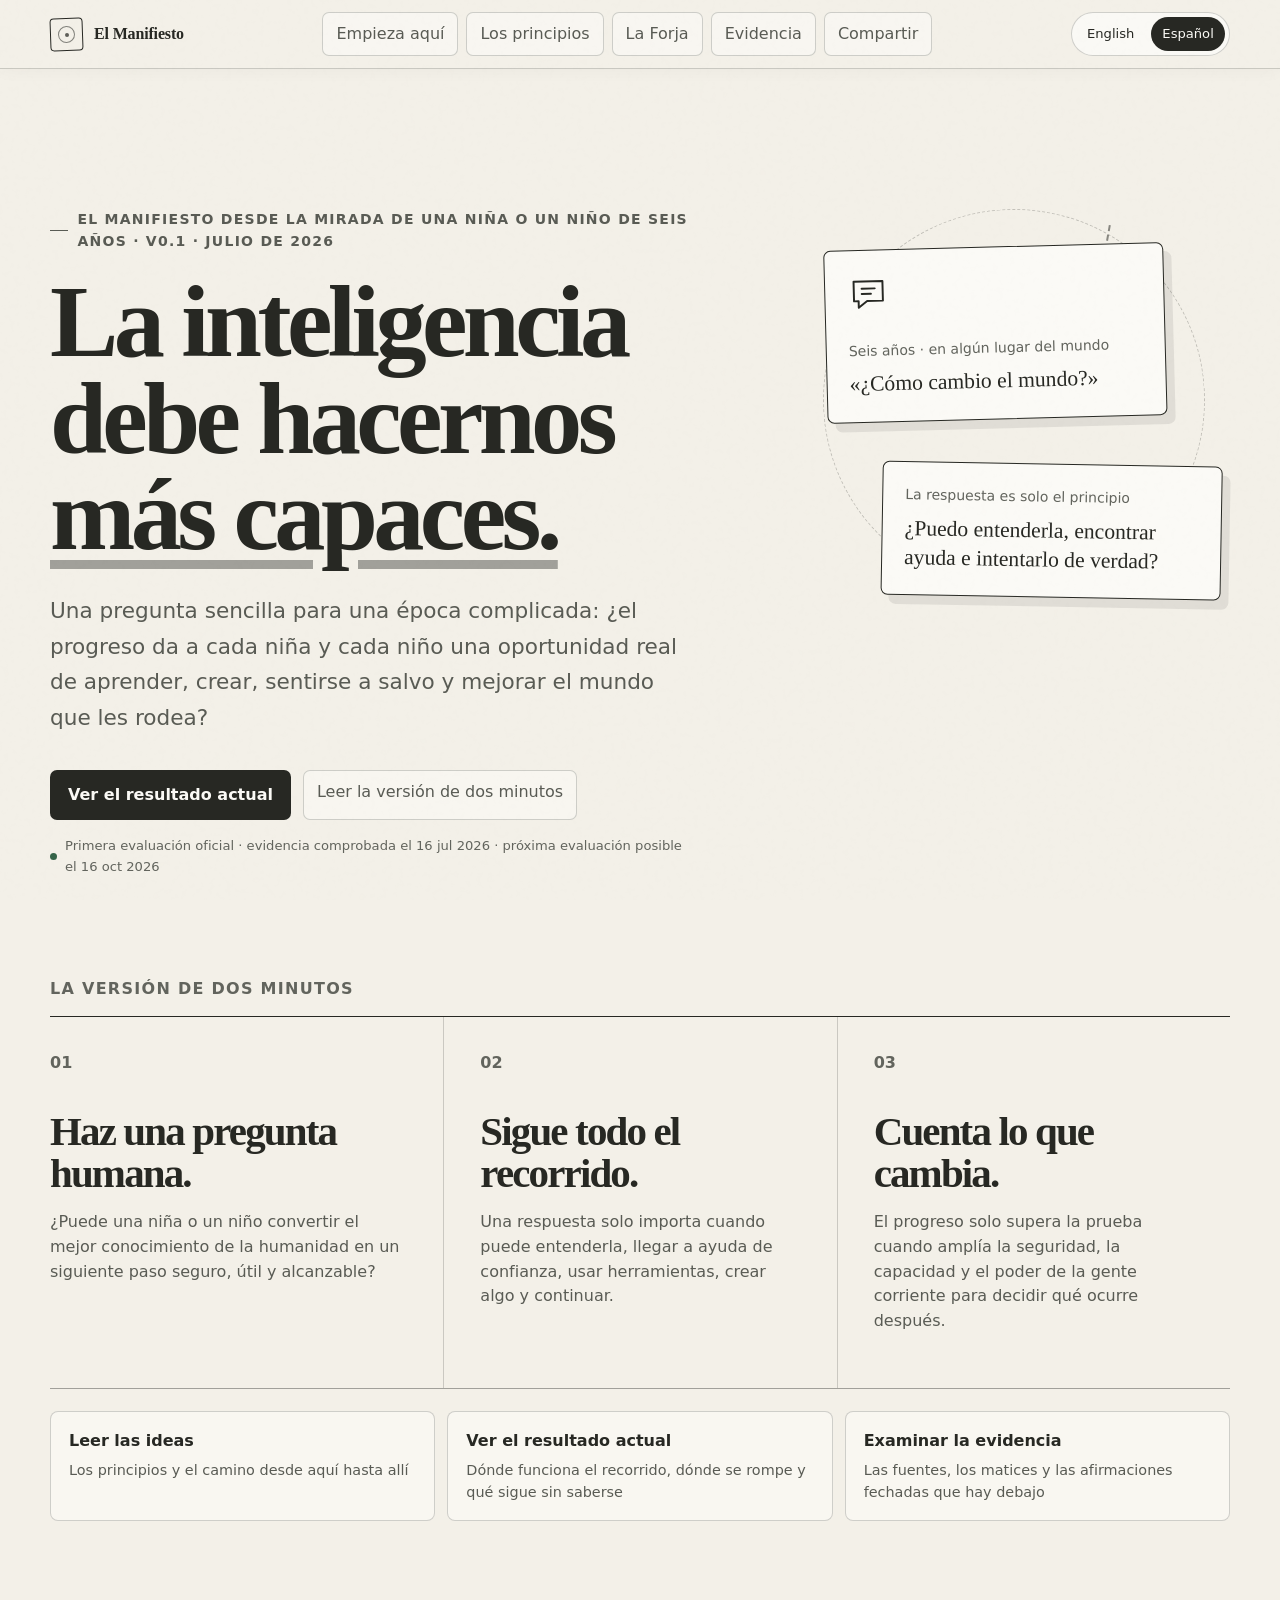
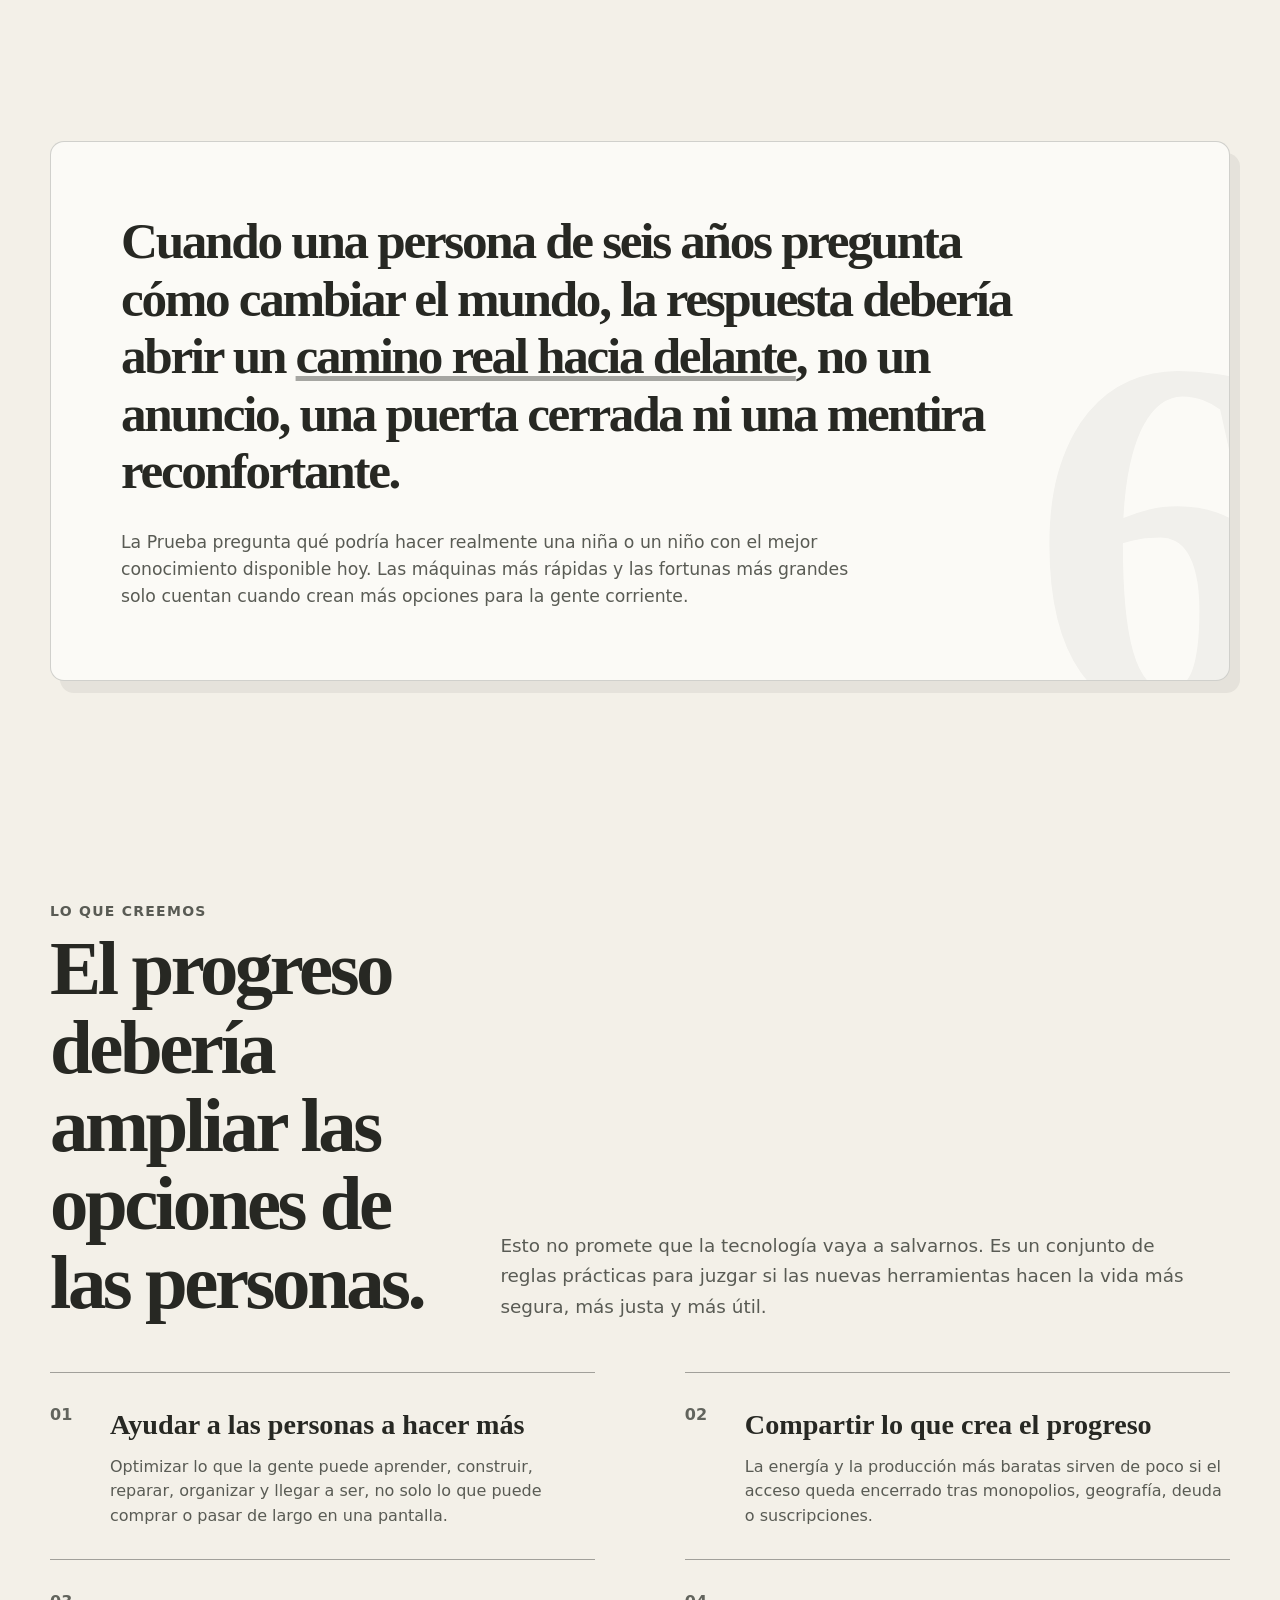
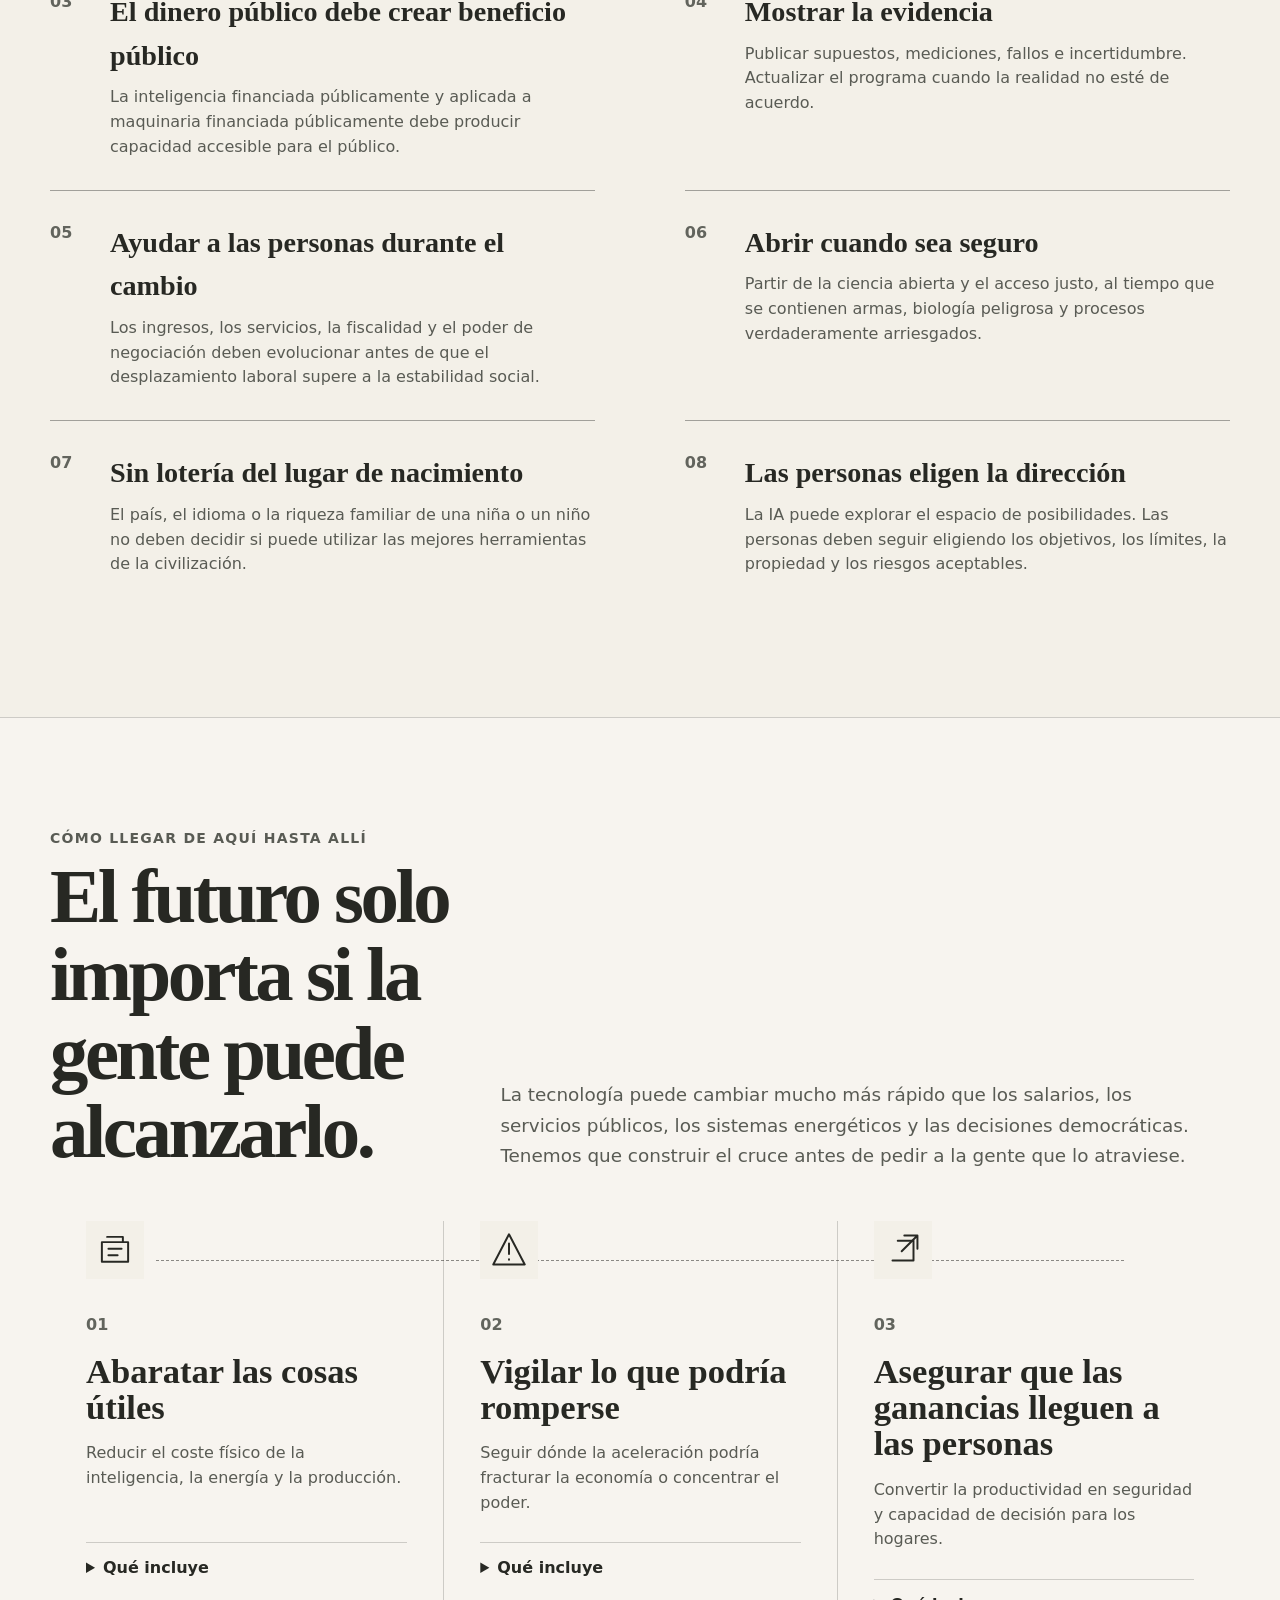
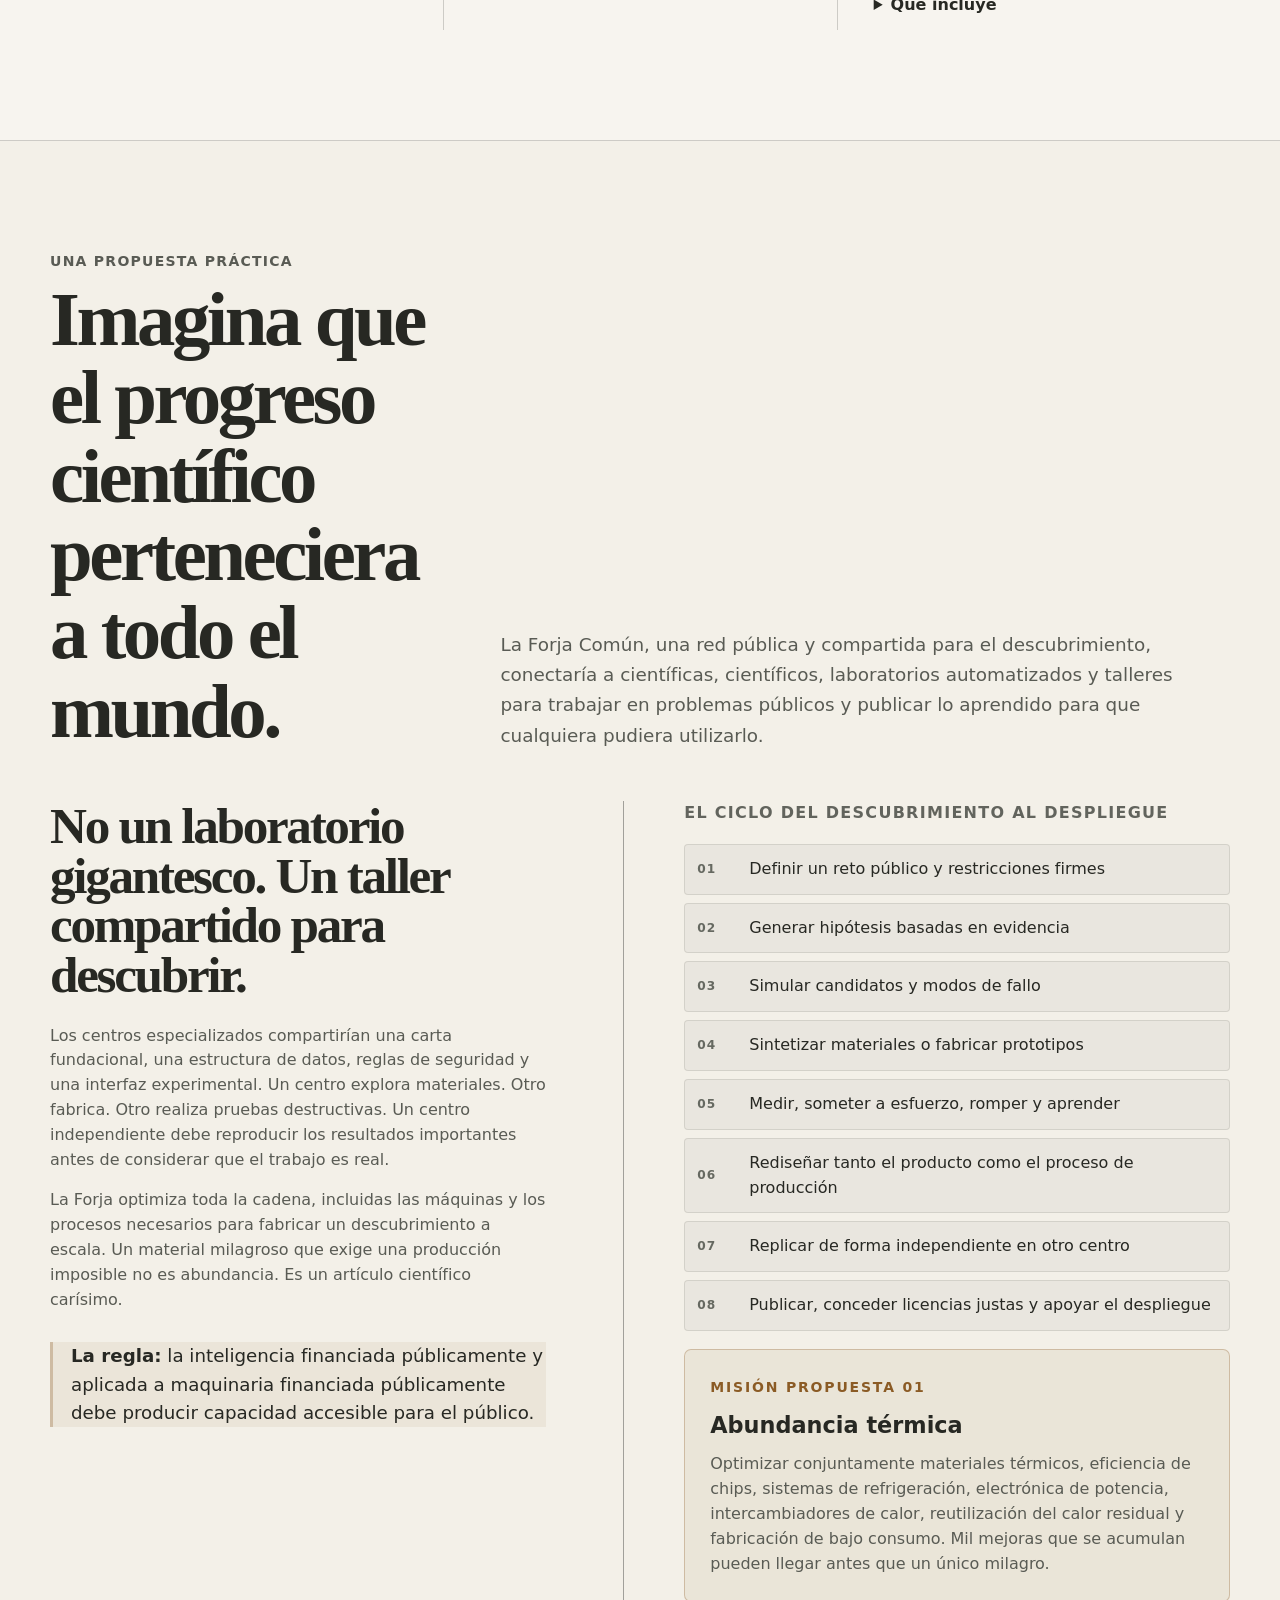
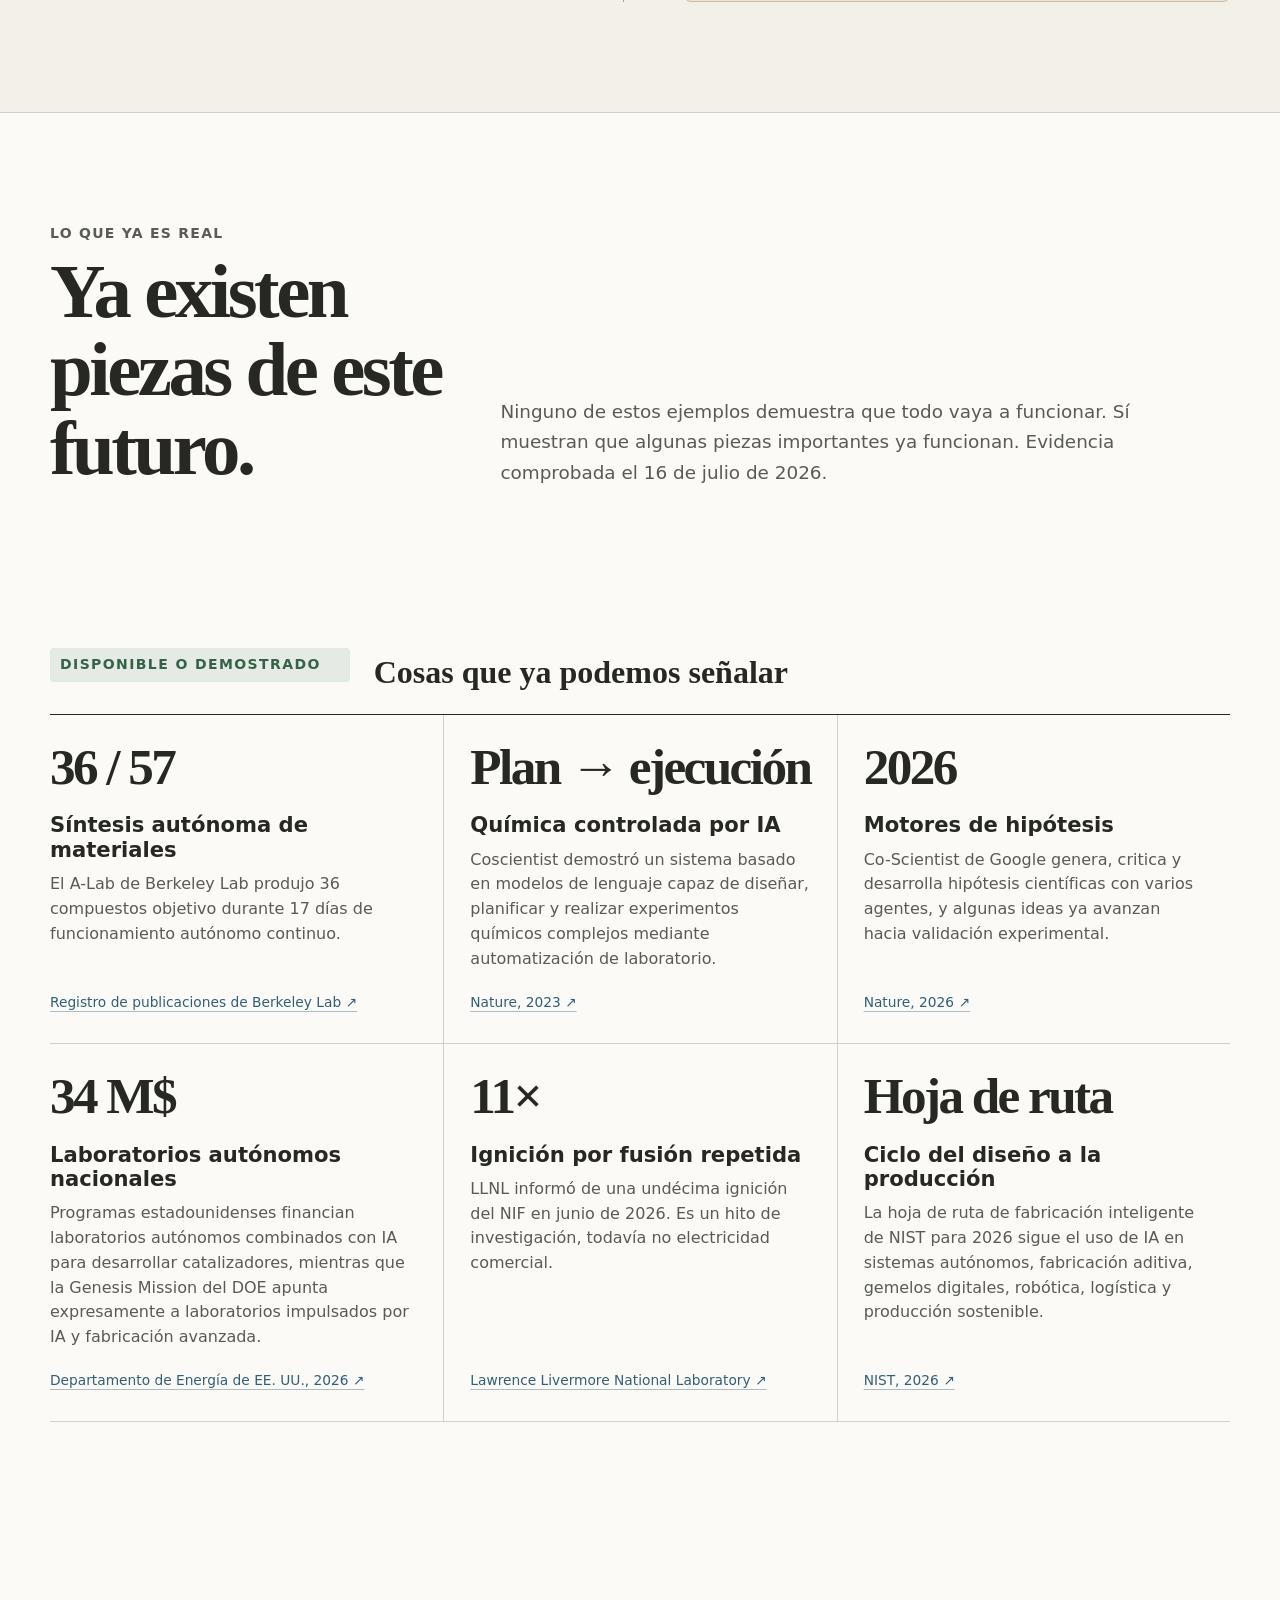
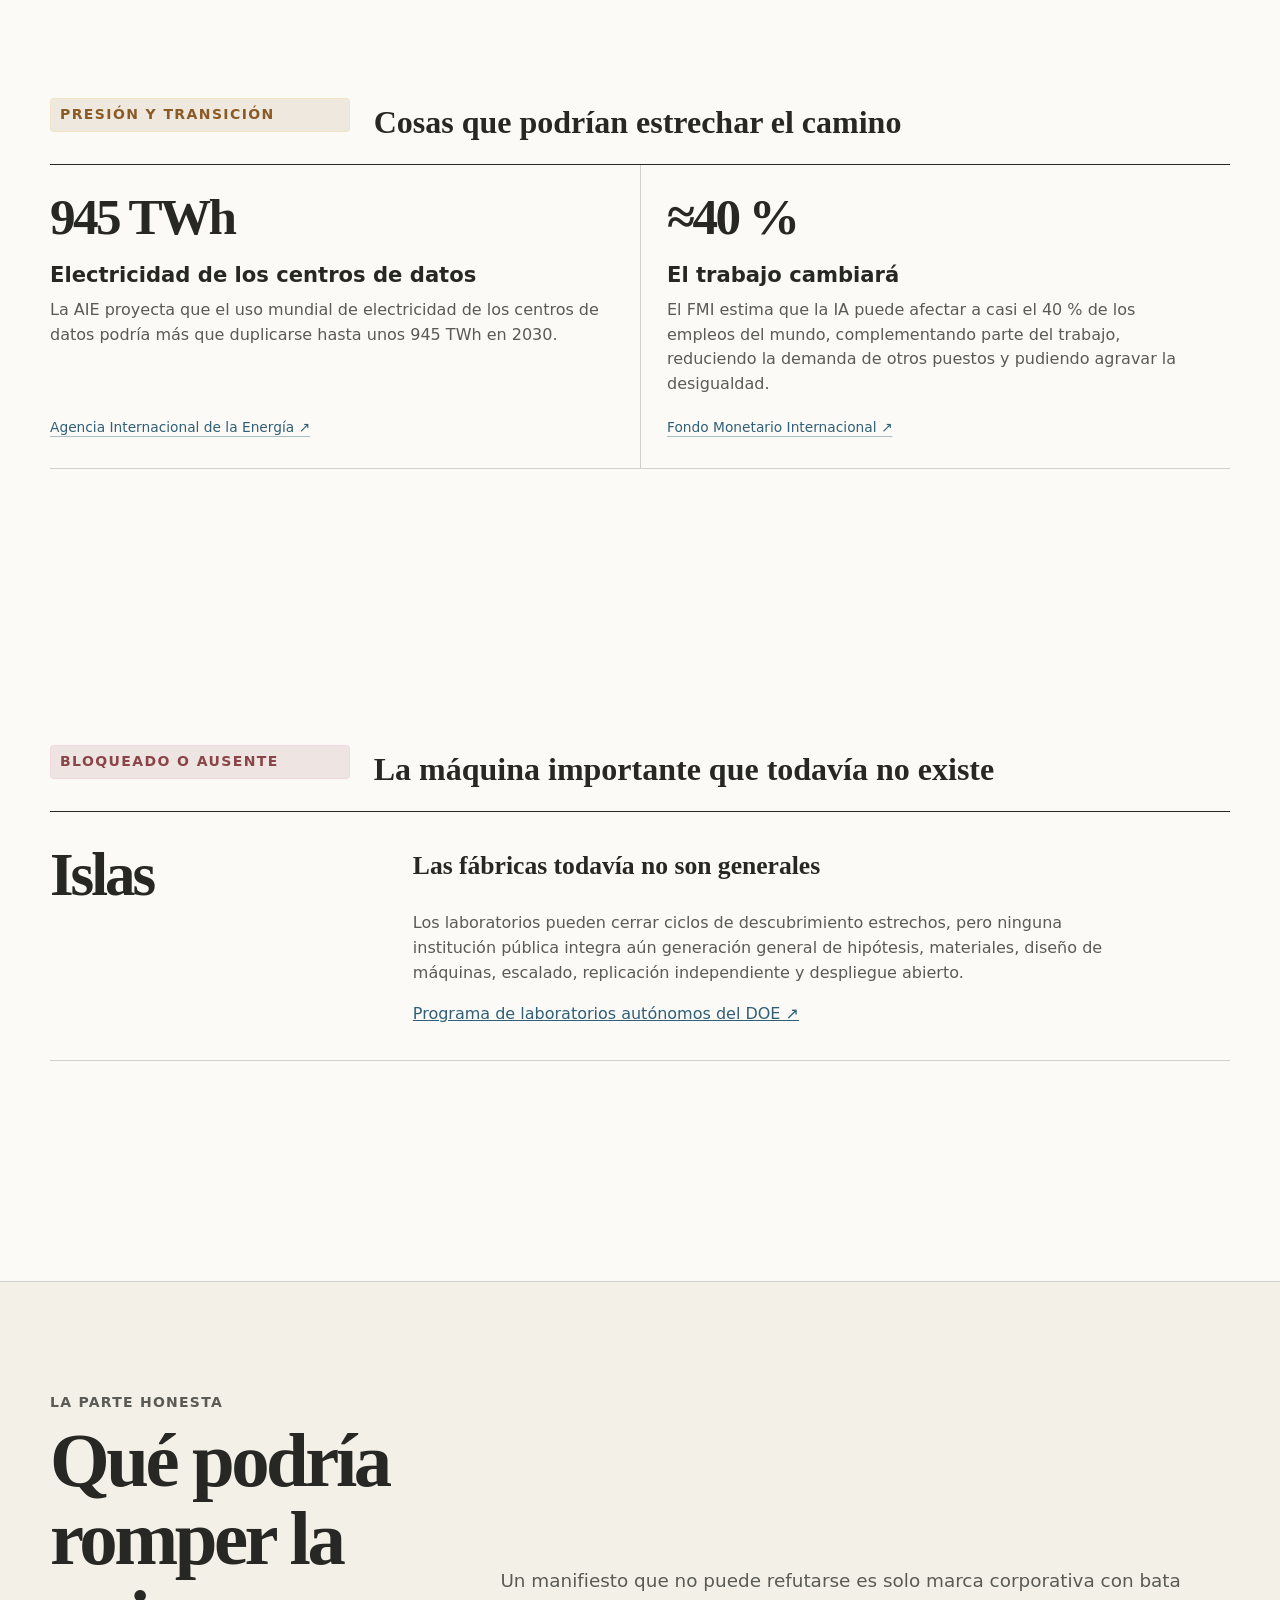
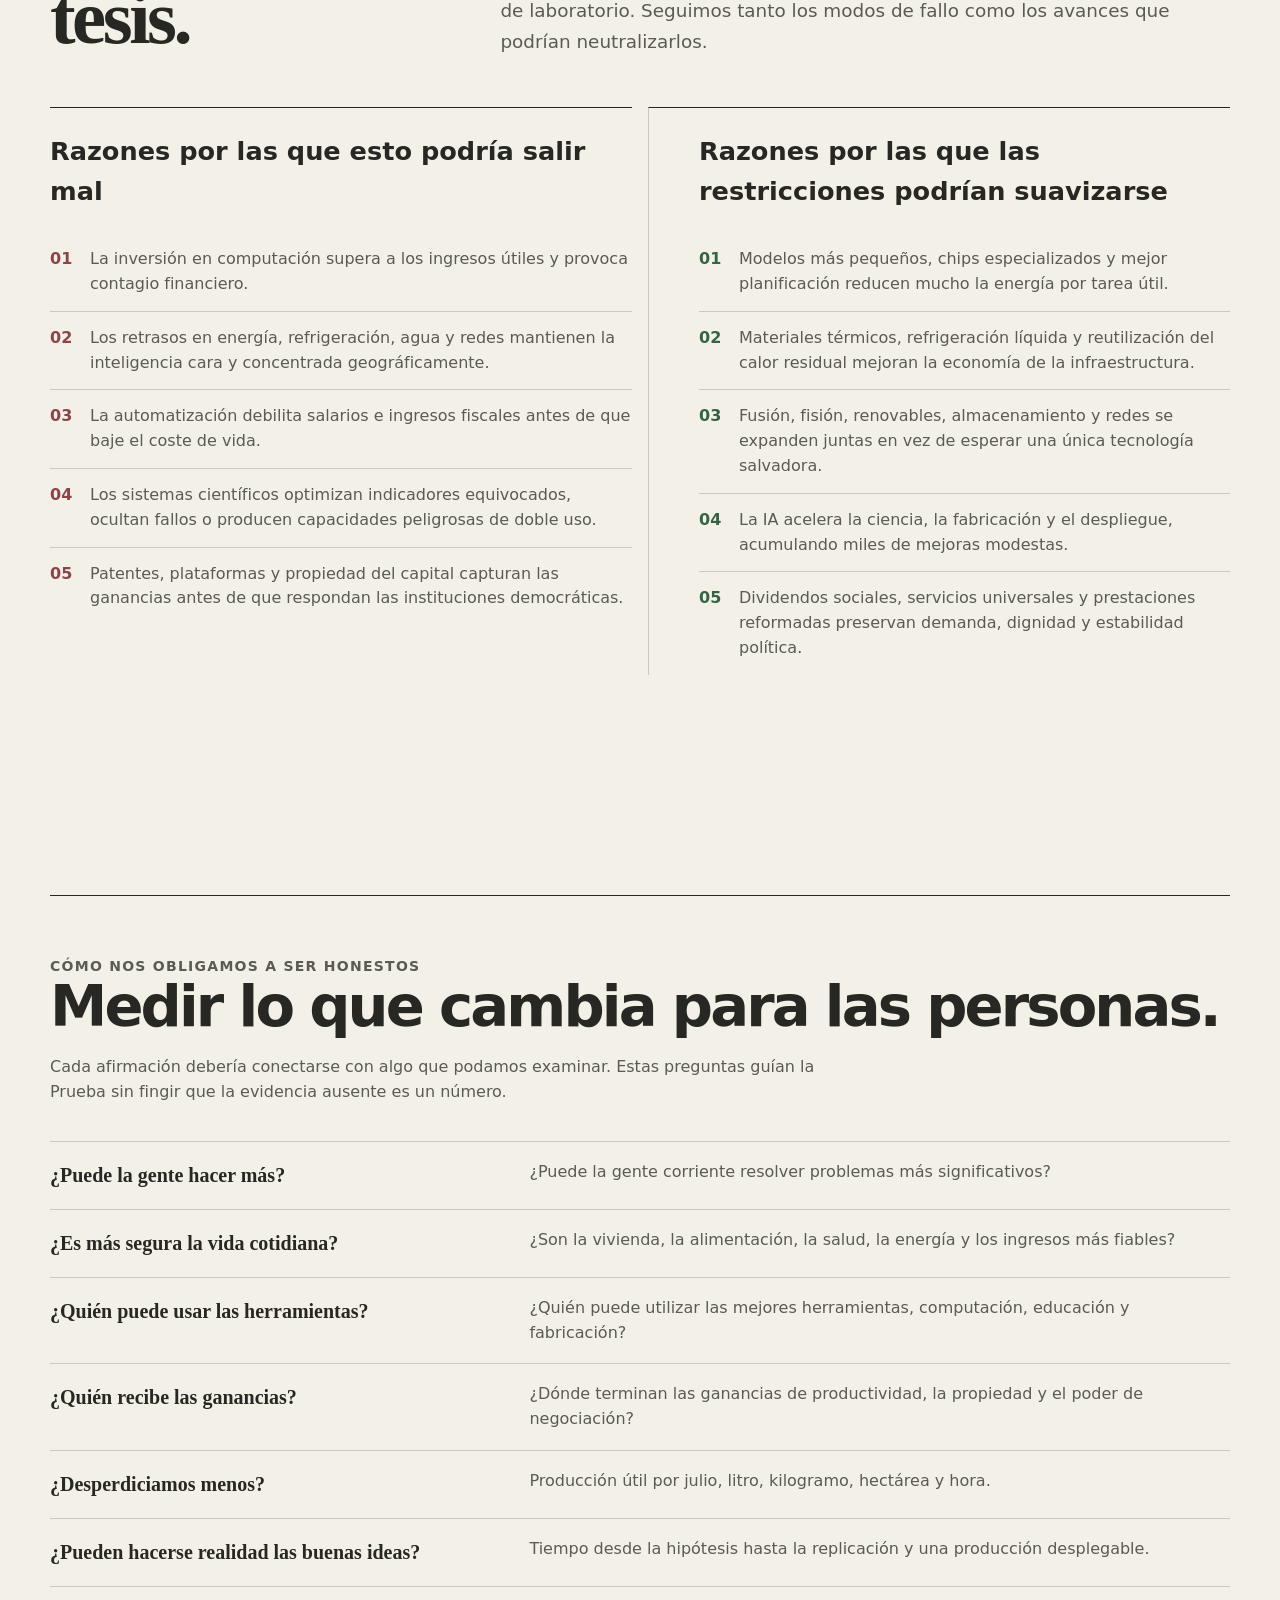
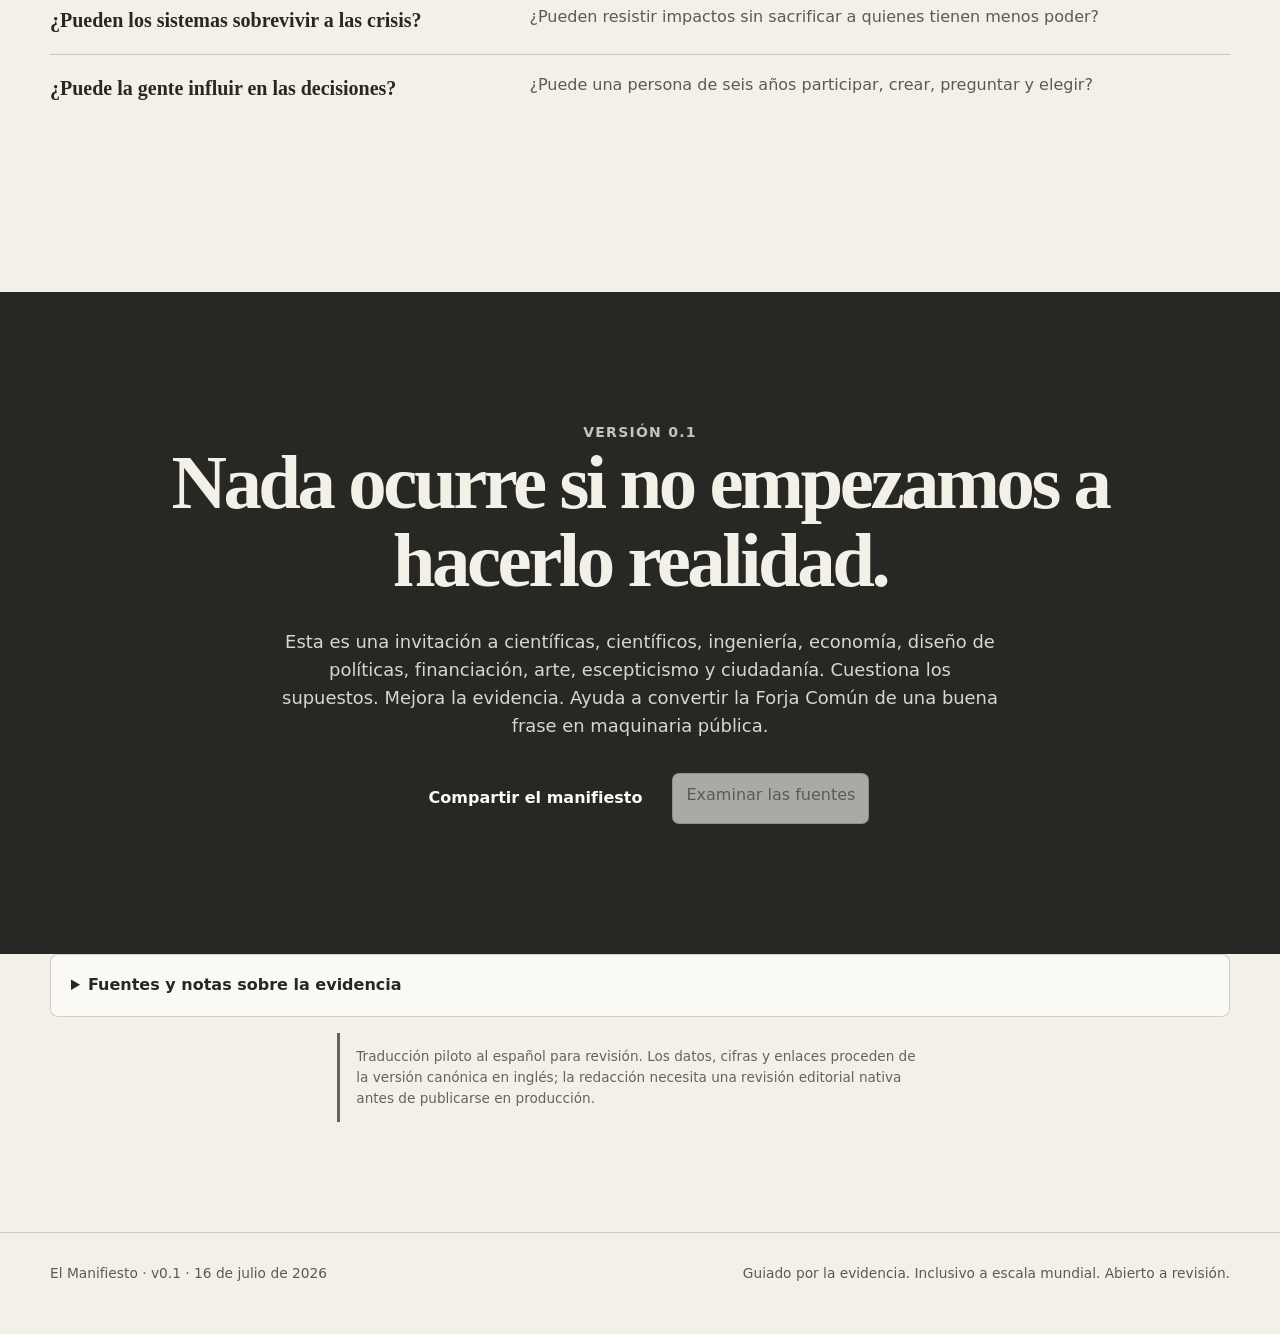
<file: es/index.html>
<!doctype html>
<html lang="es" dir="ltr">
<head>
  <meta charset="utf-8" />
  <meta name="viewport" content="width=device-width, initial-scale=1, viewport-fit=cover" />
  <meta name="description" content="El Manifiesto de los Seis Años: una prueba pública para saber si la inteligencia avanzada amplía la capacidad, la seguridad y la libertad humanas." />
  <meta name="theme-color" content="#f3f0e8" />
  <meta property="og:title" content="El Manifiesto de los Seis Años" />
  <meta property="og:description" content="Una prueba pública para saber si la inteligencia avanzada amplía la capacidad, la seguridad y la libertad humanas." />
  <meta property="og:type" content="website" />
  <meta property="og:locale" content="es_ES" />
  <meta property="og:locale:alternate" content="en_GB" />
  <meta name="twitter:card" content="summary_large_image" />
  <link rel="alternate" hreflang="en-GB" href="/" />
  <link rel="alternate" hreflang="es" href="/es/" />
  <link rel="alternate" hreflang="x-default" href="/" />
  <title>El Manifiesto de los Seis Años</title>
  <link rel="stylesheet" href="/styles/manifesto.css" />
  <link rel="stylesheet" href="/styles/public-handbook.css" />
  <link rel="stylesheet" href="/styles/softening-pass.css" />
  <link rel="stylesheet" href="/styles/localisation.css" />
  <script src="/scripts/manifesto-es.js" defer></script>
</head>
<body>
  <a class="skip-link" href="#main-content">Saltar al contenido principal</a>
  <div class="noise" aria-hidden="true"></div>

  <svg class="icon-library" aria-hidden="true">
    <symbol id="icon-ask" viewBox="0 0 32 32"><path d="M5 6.5h22v15H15l-6.5 5v-5H5z"/><path d="M11 12h10M11 16h7"/></symbol>
    <symbol id="icon-understand" viewBox="0 0 32 32"><path d="M4 7.5c5-1.5 9-.7 12 2.2v16c-3-2.8-7-3.6-12-2.1zM28 7.5c-5-1.5-9-.7-12 2.2v16c3-2.8 7-3.6 12-2.1z"/></symbol>
    <symbol id="icon-help" viewBox="0 0 32 32"><path d="M5 25h22M8 25V8h16v17M12 21l8-9M12 12h8v8"/></symbol>
    <symbol id="icon-try" viewBox="0 0 32 32"><path d="M7 25h18M10 25l2-11h8l2 11M13 14V8h6v6M14 19h4"/></symbol>
    <symbol id="icon-build" viewBox="0 0 32 32"><path d="M5 24h22M8 24V13l8-5 8 5v11M13 24v-6h6v6"/><path d="M7 8l4 4M25 8l-4 4"/></symbol>
    <symbol id="icon-participate" viewBox="0 0 32 32"><path d="M6 25V10h14v15M20 14h6v11M10 15h6M10 19h6"/><path d="M22 8l4 3-4 3"/></symbol>
    <symbol id="icon-cost" viewBox="0 0 32 32"><path d="M6 10h20v15H6zM10 6h12v4"/><path d="M11 15h10M11 20h7"/></symbol>
    <symbol id="icon-risk" viewBox="0 0 32 32"><path d="M16 4l12 23H4z"/><path d="M16 11v8M16 23v.5"/></symbol>
    <symbol id="icon-share" viewBox="0 0 32 32"><path d="M8 24h16V13M12 9h12v12"/><path d="M17 5h10v10M27 5L15 17"/></symbol>
  </svg>

  <nav class="nav" aria-label="Navegación principal">
    <div class="wrap nav-inner">
      <a class="brand" href="#top" aria-label="Inicio del Manifiesto de los Seis Años">
        <span class="brand-mark" aria-hidden="true"></span>
        <span>El Manifiesto de los Seis Años</span>
      </a>
      <div class="nav-links nav-links-desktop">
        <a href="#start-here">Empieza aquí</a>
        <a href="#principles">Los principios</a>
        <a href="#foundry">La Forja</a>
        <a href="#evidence">Evidencia</a>
        <button class="ghost-button" data-share type="button">Compartir</button>
      </div>
      <div class="language-switcher" aria-label="Idioma">
        <a href="/" lang="en">English</a>
        <span aria-current="page">Español</span>
      </div>
      <details class="contents-menu">
        <summary>Contenido</summary>
        <div>
          <a href="#start-here">Empieza aquí</a>
          <a href="#principles">Los principios</a>
          <a href="#transition">El cruce</a>
          <a href="#foundry">La Forja</a>
          <a href="#evidence">Evidencia</a>
          <a href="#uncertainty">Qué podría salir mal</a>
          <button data-share type="button">Compartir esta página</button>
        </div>
      </details>
    </div>
  </nav>

  <main id="main-content">
    <header class="hero" id="top">
      <div class="wrap hero-grid">
        <div>
          <div class="eyebrow">Manifiesto v0.1 · julio de 2026</div>
          <h1>La inteligencia debe hacernos <span>más capaces.</span></h1>
          <p class="hero-copy">
            Una pregunta sencilla para una época complicada: ¿el progreso da a cada niña y cada niño una oportunidad real de aprender, crear, sentirse a salvo y mejorar el mundo que les rodea?
          </p>
          <div class="hero-actions">
            <a class="primary-button" href="/es/test">Ver el resultado actual</a>
            <a class="ghost-button" href="#start-here">Leer la versión de dos minutos</a>
          </div>
          <p class="test-run-status"><span></span> Resultado oficial 1 · evidencia comprobada el 16 jul 2026 · próxima ejecución posible el 16 oct 2026</p>
        </div>

        <div class="question-scene" aria-label="La pregunta de una niña o un niño que inicia un camino hacia la acción">
          <div class="question-note question-note-main">
            <svg class="field-icon" aria-hidden="true"><use href="#icon-ask"></use></svg>
            <small>Seis años · en algún lugar del mundo</small>
            <p>«¿Cómo cambio el mundo?»</p>
          </div>
          <div class="question-thread" aria-hidden="true"></div>
          <div class="question-note question-note-answer">
            <small>La respuesta es solo el principio</small>
            <p>¿Puedo entenderla, encontrar ayuda e intentarlo de verdad?</p>
          </div>
        </div>
      </div>
    </header>

    <section id="start-here" class="start-here-section">
      <div class="wrap">
        <div class="reading-label reveal">La versión de dos minutos</div>
        <div class="start-here-grid reveal">
          <div class="start-statement">
            <span>01</span>
            <h2>Haz una pregunta humana.</h2>
            <p>¿Puede una niña o un niño convertir el mejor conocimiento de la humanidad en un siguiente paso seguro, útil y alcanzable?</p>
          </div>
          <div class="start-statement">
            <span>02</span>
            <h2>Sigue todo el recorrido.</h2>
            <p>Una respuesta solo importa cuando puede entenderla, llegar a ayuda de confianza, usar herramientas, crear algo y continuar.</p>
          </div>
          <div class="start-statement">
            <span>03</span>
            <h2>Cuenta lo que cambia.</h2>
            <p>El progreso solo supera la prueba cuando amplía la seguridad, la capacidad y el poder de la gente corriente para decidir qué ocurre después.</p>
          </div>
        </div>
        <div class="reading-routes reveal" aria-label="Elige hasta qué punto quieres explorar">
          <a href="#principles"><strong>Leer las ideas</strong><span>Los principios y el camino desde aquí hasta allí</span></a>
          <a href="/es/test"><strong>Ver el resultado actual</strong><span>Dónde funciona el recorrido, dónde se rompe y qué sigue sin saberse</span></a>
          <a href="#sources"><strong>Examinar la evidencia</strong><span>Las fuentes, los matices y las afirmaciones fechadas que hay debajo</span></a>
        </div>
      </div>
    </section>

    <section id="test" class="statement-break">
      <div class="wrap">
        <div class="test reveal">
          <blockquote>
            Cuando una persona de seis años pregunta cómo cambiar el mundo, la respuesta debería abrir un <em>camino real hacia delante</em>, no un anuncio, una puerta cerrada ni una mentira reconfortante.
          </blockquote>
          <p>
            La Prueba pregunta qué podría hacer realmente una niña o un niño con el mejor conocimiento disponible hoy. Las máquinas más rápidas y las fortunas más grandes solo cuentan cuando crean más opciones para la gente corriente.
          </p>
        </div>
      </div>
    </section>

    <section id="principles">
      <div class="wrap">
        <div class="section-head reveal">
          <div>
            <div class="kicker">Lo que creemos</div>
            <h2>El progreso debería ampliar las opciones de las personas.</h2>
          </div>
          <p class="section-intro">
            Esto no promete que la tecnología vaya a salvarnos. Es un conjunto de reglas prácticas para juzgar si las nuevas herramientas hacen la vida más segura, más justa y más útil.
          </p>
        </div>

        <ol class="manifesto-list">
          <li class="reveal"><span>01</span><div><h3>Ayudar a las personas a hacer más</h3><p>Optimizar lo que la gente puede aprender, construir, reparar, organizar y llegar a ser, no solo lo que puede comprar o pasar de largo en una pantalla.</p></div></li>
          <li class="reveal"><span>02</span><div><h3>Compartir lo que crea el progreso</h3><p>La energía y la producción más baratas sirven de poco si el acceso queda encerrado tras monopolios, geografía, deuda o suscripciones.</p></div></li>
          <li class="reveal"><span>03</span><div><h3>El dinero público debe crear beneficio público</h3><p>La inteligencia financiada públicamente y aplicada a maquinaria financiada públicamente debe producir capacidad accesible para el público.</p></div></li>
          <li class="reveal"><span>04</span><div><h3>Mostrar la evidencia</h3><p>Publicar supuestos, mediciones, fallos e incertidumbre. Actualizar el programa cuando la realidad no esté de acuerdo.</p></div></li>
          <li class="reveal"><span>05</span><div><h3>Ayudar a las personas durante el cambio</h3><p>Los ingresos, los servicios, la fiscalidad y el poder de negociación deben evolucionar antes de que el desplazamiento laboral supere a la estabilidad social.</p></div></li>
          <li class="reveal"><span>06</span><div><h3>Abrir cuando sea seguro</h3><p>Partir de la ciencia abierta y el acceso justo, al tiempo que se contienen armas, biología peligrosa y procesos verdaderamente arriesgados.</p></div></li>
          <li class="reveal"><span>07</span><div><h3>Sin lotería del lugar de nacimiento</h3><p>El país, el idioma o la riqueza familiar de una niña o un niño no deben decidir si puede utilizar las mejores herramientas de la civilización.</p></div></li>
          <li class="reveal"><span>08</span><div><h3>Las personas eligen la dirección</h3><p>La IA puede explorar el espacio de posibilidades. Las personas deben seguir eligiendo los objetivos, los límites, la propiedad y los riesgos aceptables.</p></div></li>
        </ol>
      </div>
    </section>

    <section id="transition" class="crossing-section">
      <div class="wrap">
        <div class="section-head reveal">
          <div>
            <div class="kicker">Cómo llegar de aquí hasta allí</div>
            <h2>El futuro solo importa si la gente puede alcanzarlo.</h2>
          </div>
          <p class="section-intro">
            La tecnología puede cambiar mucho más rápido que los salarios, los servicios públicos, los sistemas energéticos y las decisiones democráticas. Tenemos que construir el cruce antes de pedir a la gente que lo atraviese.
          </p>
        </div>

        <div class="crossing-map" aria-label="Tres partes de una transición que la gente puede cruzar con seguridad">
          <article class="crossing-stage reveal">
            <svg class="field-icon" aria-hidden="true"><use href="#icon-cost"></use></svg>
            <span class="crossing-number">01</span>
            <h3>Abaratar las cosas útiles</h3>
            <p>Reducir el coste físico de la inteligencia, la energía y la producción.</p>
            <details><summary>Qué incluye</summary><ul><li>Energía limpia abundante y redes más fuertes</li><li>Modelos, chips y memoria eficientes</li><li>Refrigeración, conductores y reutilización del calor</li><li>Robótica, materiales y fábricas flexibles</li><li>Agricultura de precisión y flujos circulares de recursos</li></ul></details>
          </article>
          <article class="crossing-stage reveal">
            <svg class="field-icon" aria-hidden="true"><use href="#icon-risk"></use></svg>
            <span class="crossing-number">02</span>
            <h3>Vigilar lo que podría romperse</h3>
            <p>Seguir dónde la aceleración podría fracturar la economía o concentrar el poder.</p>
            <details><summary>Qué incluye</summary><ul><li>Sobreinversión especulativa y contagio financiero</li><li>Pérdida de empleo antes de que bajen los bienes esenciales</li><li>Erosión de la base fiscal y debilitamiento de los servicios públicos</li><li>Propiedad concentrándose más rápido que la productividad</li><li>Cuellos de botella en energía, agua, minerales y redes</li></ul></details>
          </article>
          <article class="crossing-stage reveal">
            <svg class="field-icon" aria-hidden="true"><use href="#icon-share"></use></svg>
            <span class="crossing-number">03</span>
            <h3>Asegurar que las ganancias lleguen a las personas</h3>
            <p>Convertir la productividad en seguridad y capacidad de decisión para los hogares.</p>
            <details><summary>Qué incluye</summary><ul><li>Prestaciones modernizadas, incluido el Universal Credit del Reino Unido</li><li>Renta básica universal o dividendos sociales</li><li>Servicios esenciales universales</li><li>Fiscalidad que siga al capital y al valor automatizado</li><li>Computación pública, estándares abiertos y licencias justas</li></ul></details>
          </article>
        </div>
      </div>
    </section>

    <section id="foundry">
      <div class="wrap">
        <div class="section-head reveal">
          <div>
            <div class="kicker">Una propuesta práctica</div>
            <h2>Imagina que el progreso científico perteneciera a todo el mundo.</h2>
          </div>
          <p class="section-intro">
            La Forja Común sería una red compartida de científicas, científicos, laboratorios automatizados y talleres que trabajarían en problemas públicos y publicarían lo aprendido para que cualquiera pudiera utilizarlo.
          </p>
        </div>

        <div class="foundry foundry-editorial">
          <article class="foundry-copy reveal">
            <h3>No un laboratorio gigantesco. Un taller compartido para descubrir.</h3>
            <p>Los centros especializados compartirían una carta fundacional, una estructura de datos, reglas de seguridad y una interfaz experimental. Un centro explora materiales. Otro fabrica. Otro realiza pruebas destructivas. Un centro independiente debe reproducir los resultados importantes antes de considerar que el trabajo es real.</p>
            <p>La Forja optimiza toda la cadena, incluidas las máquinas y los procesos necesarios para fabricar un descubrimiento a escala. Un material milagroso que exige una producción imposible no es abundancia. Es un artículo científico carísimo.</p>
            <p class="foundry-rule"><strong>La regla:</strong> la inteligencia financiada públicamente y aplicada a maquinaria financiada públicamente debe producir capacidad accesible para el público.</p>
          </article>

          <article class="foundry-loop reveal">
            <div class="workshop-label">El ciclo del descubrimiento al despliegue</div>
            <div class="loop-list">
              <div class="loop-item"><span>Definir un reto público y restricciones firmes</span></div>
              <div class="loop-item"><span>Generar hipótesis basadas en evidencia</span></div>
              <div class="loop-item"><span>Simular candidatos y modos de fallo</span></div>
              <div class="loop-item"><span>Sintetizar materiales o fabricar prototipos</span></div>
              <div class="loop-item"><span>Medir, someter a esfuerzo, romper y aprender</span></div>
              <div class="loop-item"><span>Rediseñar tanto el producto como el proceso de producción</span></div>
              <div class="loop-item"><span>Replicar de forma independiente en otro centro</span></div>
              <div class="loop-item"><span>Publicar, conceder licencias justas y apoyar el despliegue</span></div>
            </div>
            <div class="mission">
              <small>Misión propuesta 01</small>
              <h4>Abundancia térmica</h4>
              <p>Optimizar conjuntamente materiales térmicos, eficiencia de chips, sistemas de refrigeración, electrónica de potencia, intercambiadores de calor, reutilización del calor residual y fabricación de bajo consumo. Mil mejoras que se acumulan pueden llegar antes que un único milagro.</p>
            </div>
          </article>
        </div>
      </div>
    </section>

    <section id="evidence" class="evidence-section">
      <div class="wrap">
        <div class="section-head reveal">
          <div>
            <div class="kicker">Lo que ya es real</div>
            <h2>Ya existen piezas de este futuro.</h2>
          </div>
          <p class="section-intro">Ninguno de estos ejemplos demuestra que todo vaya a funcionar. Sí muestran que algunas piezas importantes ya funcionan. Evidencia comprobada el 16 de julio de 2026.</p>
        </div>

        <div class="evidence-shelves">
          <section class="evidence-shelf" aria-labelledby="working-now-heading-es">
            <div class="shelf-heading reveal"><span class="status live">Disponible o demostrado</span><h3 id="working-now-heading-es">Cosas que ya podemos señalar</h3></div>
            <div class="evidence-list">
              <article class="evidence-card reveal"><h3>Síntesis autónoma de materiales</h3><div class="metric">36 / 57</div><p>El A-Lab de Berkeley Lab produjo 36 compuestos objetivo durante 17 días de funcionamiento autónomo continuo.</p><a href="https://profiles.lbl.gov/268881-david-milsted/publications" target="_blank" rel="noreferrer">Registro de publicaciones de Berkeley Lab ↗</a></article>
              <article class="evidence-card reveal"><h3>Química controlada por IA</h3><div class="metric">Plan → ejecución</div><p>Coscientist demostró un sistema basado en modelos de lenguaje capaz de diseñar, planificar y realizar experimentos químicos complejos mediante automatización de laboratorio.</p><a href="https://www.nature.com/articles/s41586-023-06792-0" target="_blank" rel="noreferrer">Nature, 2023 ↗</a></article>
              <article class="evidence-card reveal"><h3>Motores de hipótesis</h3><div class="metric">2026</div><p>Co-Scientist de Google genera, critica y desarrolla hipótesis científicas con varios agentes, y algunas ideas ya avanzan hacia validación experimental.</p><a href="https://www.nature.com/articles/s41586-026-10644-y" target="_blank" rel="noreferrer">Nature, 2026 ↗</a></article>
              <article class="evidence-card reveal"><h3>Laboratorios autónomos nacionales</h3><div class="metric">34 M$</div><p>Programas estadounidenses financian laboratorios autónomos combinados con IA para desarrollar catalizadores, mientras que la Genesis Mission del DOE apunta expresamente a laboratorios impulsados por IA y fabricación avanzada.</p><a href="https://arpa-e.energy.gov/news-and-events/news-and-insights/us-department-energy-announces-34-million-pair-artificial-intelligence-autonomous-labs-accelerate-catalyst-development-0" target="_blank" rel="noreferrer">Departamento de Energía de EE. UU., 2026 ↗</a></article>
              <article class="evidence-card reveal"><h3>Ignición por fusión repetida</h3><div class="metric">11×</div><p>LLNL informó de una undécima ignición del NIF en junio de 2026. Es un hito de investigación, todavía no electricidad comercial.</p><a href="https://lasers.llnl.gov/science/achieving-fusion-ignition" target="_blank" rel="noreferrer">Lawrence Livermore National Laboratory ↗</a></article>
              <article class="evidence-card reveal"><h3>Ciclo del diseño a la producción</h3><div class="metric">Hoja de ruta</div><p>La hoja de ruta de fabricación inteligente de NIST para 2026 sigue el uso de IA en sistemas autónomos, fabricación aditiva, gemelos digitales, robótica, logística y producción sostenible.</p><a href="https://www.nist.gov/publications/2026-roadmap-artificial-intelligence-and-machine-learning-smart-manufacturing" target="_blank" rel="noreferrer">NIST, 2026 ↗</a></article>
            </div>
          </section>

          <section class="evidence-shelf" aria-labelledby="pressure-heading-es">
            <div class="shelf-heading reveal"><span class="status pressure">Presión y transición</span><h3 id="pressure-heading-es">Cosas que podrían estrechar el camino</h3></div>
            <div class="evidence-list evidence-list-short">
              <article class="evidence-card reveal"><h3>Electricidad de los centros de datos</h3><div class="metric">945 TWh</div><p>La AIE proyecta que el uso mundial de electricidad de los centros de datos podría más que duplicarse hasta unos 945 TWh en 2030.</p><a href="https://www.iea.org/reports/energy-and-ai/energy-demand-from-ai" target="_blank" rel="noreferrer">Agencia Internacional de la Energía ↗</a></article>
              <article class="evidence-card reveal"><h3>El trabajo cambiará</h3><div class="metric">≈40 %</div><p>El FMI estima que la IA puede afectar a casi el 40 % de los empleos del mundo, complementando parte del trabajo, reduciendo la demanda de otros puestos y pudiendo agravar la desigualdad.</p><a href="https://www.imf.org/en/blogs/articles/2024/01/14/ai-will-transform-the-global-economy-lets-make-sure-it-benefits-humanity" target="_blank" rel="noreferrer">Fondo Monetario Internacional ↗</a></article>
            </div>
          </section>

          <section class="evidence-shelf" aria-labelledby="gap-heading-es">
            <div class="shelf-heading reveal"><span class="status risk">Bloqueado o ausente</span><h3 id="gap-heading-es">La máquina importante que todavía no existe</h3></div>
            <article class="evidence-gap reveal"><div class="metric">Islas</div><div><h3>Las fábricas todavía no son generales</h3><p>Los laboratorios pueden cerrar ciclos de descubrimiento estrechos, pero ninguna institución pública integra aún generación general de hipótesis, materiales, diseño de máquinas, escalado, replicación independiente y despliegue abierto.</p><a href="https://www.energy.gov/undersecretaryforscience/genesis-mission/achieving-ai-driven-autonomous-laboratories" target="_blank" rel="noreferrer">Programa de laboratorios autónomos del DOE ↗</a></div></article>
          </section>
        </div>
      </div>
    </section>

    <section id="uncertainty">
      <div class="wrap">
        <div class="section-head reveal">
          <div>
            <div class="kicker">La parte honesta</div>
            <h2>Qué podría romper la tesis.</h2>
          </div>
          <p class="section-intro">Un manifiesto que no puede refutarse es solo marca corporativa con bata de laboratorio. Seguimos tanto los modos de fallo como los avances que podrían neutralizarlos.</p>
        </div>

        <div class="risks risk-columns">
          <article class="risk-list reveal">
            <h3>Razones por las que esto podría salir mal</h3>
            <div class="risk-row"><b>01</b><p>La inversión en computación supera a los ingresos útiles y provoca contagio financiero.</p></div>
            <div class="risk-row"><b>02</b><p>Los retrasos en energía, refrigeración, agua y redes mantienen la inteligencia cara y concentrada geográficamente.</p></div>
            <div class="risk-row"><b>03</b><p>La automatización debilita salarios e ingresos fiscales antes de que baje el coste de vida.</p></div>
            <div class="risk-row"><b>04</b><p>Los sistemas científicos optimizan indicadores equivocados, ocultan fallos o producen capacidades peligrosas de doble uso.</p></div>
            <div class="risk-row"><b>05</b><p>Patentes, plataformas y propiedad del capital capturan las ganancias antes de que respondan las instituciones democráticas.</p></div>
          </article>
          <article class="counter-list reveal">
            <h3>Razones por las que las restricciones podrían suavizarse</h3>
            <div class="risk-row"><b>01</b><p>Modelos más pequeños, chips especializados y mejor planificación reducen mucho la energía por tarea útil.</p></div>
            <div class="risk-row"><b>02</b><p>Materiales térmicos, refrigeración líquida y reutilización del calor residual mejoran la economía de la infraestructura.</p></div>
            <div class="risk-row"><b>03</b><p>Fusión, fisión, renovables, almacenamiento y redes se expanden juntas en vez de esperar una única tecnología salvadora.</p></div>
            <div class="risk-row"><b>04</b><p>La IA acelera la ciencia, la fabricación y el despliegue, acumulando miles de mejoras modestas.</p></div>
            <div class="risk-row"><b>05</b><p>Dividendos sociales, servicios universales y prestaciones reformadas preservan demanda, dignidad y estabilidad política.</p></div>
          </article>
        </div>
      </div>
    </section>

    <section id="measurement">
      <div class="wrap">
        <div class="scoreboard reveal question-scoreboard">
          <div class="kicker">Cómo nos obligamos a ser honestos</div>
          <h3>Medir lo que cambia para las personas.</h3>
          <p>Cada afirmación debería conectarse con algo que podamos examinar. Estas preguntas guían la Prueba sin fingir que la evidencia ausente es un número.</p>
          <dl class="question-list">
            <div><dt>¿Puede la gente hacer más?</dt><dd>¿Puede la gente corriente resolver problemas más significativos?</dd></div>
            <div><dt>¿Es más segura la vida cotidiana?</dt><dd>¿Son la vivienda, la alimentación, la salud, la energía y los ingresos más fiables?</dd></div>
            <div><dt>¿Quién puede usar las herramientas?</dt><dd>¿Quién puede utilizar las mejores herramientas, computación, educación y fabricación?</dd></div>
            <div><dt>¿Quién recibe las ganancias?</dt><dd>¿Dónde terminan las ganancias de productividad, la propiedad y el poder de negociación?</dd></div>
            <div><dt>¿Desperdiciamos menos?</dt><dd>Producción útil por julio, litro, kilogramo, hectárea y hora.</dd></div>
            <div><dt>¿Pueden hacerse realidad las buenas ideas?</dt><dd>Tiempo desde la hipótesis hasta la replicación y una producción desplegable.</dd></div>
            <div><dt>¿Pueden los sistemas sobrevivir a las crisis?</dt><dd>¿Pueden resistir impactos sin sacrificar a quienes tienen menos poder?</dd></div>
            <div><dt>¿Puede la gente influir en las decisiones?</dt><dd>¿Puede una persona de seis años participar, crear, preguntar y elegir?</dd></div>
          </dl>
        </div>
      </div>
    </section>

    <section class="cta" id="participate">
      <div class="wrap reveal">
        <div class="kicker">Versión 0.1</div>
        <h2>Nada ocurre si no empezamos a hacerlo realidad.</h2>
        <p>Esta es una invitación a científicas, científicos, ingeniería, economía, diseño de políticas, financiación, arte, escepticismo y ciudadanía. Cuestiona los supuestos. Mejora la evidencia. Ayuda a convertir la Forja Común de una buena frase en maquinaria pública.</p>
        <div class="cta-actions">
          <button class="primary-button" data-share type="button">Compartir el manifiesto</button>
          <a class="ghost-button" href="#sources">Examinar las fuentes</a>
        </div>
      </div>
    </section>

    <section id="sources" class="sources-section">
      <div class="wrap">
        <details class="reveal source-disclosure">
          <summary>Fuentes y notas sobre la evidencia</summary>
          <div class="sources">
            <a href="https://profiles.lbl.gov/268881-david-milsted/publications" target="_blank" rel="noreferrer">Berkeley Lab: registro de síntesis autónoma de A-Lab</a>
            <a href="https://www.nature.com/articles/s41586-023-06792-0" target="_blank" rel="noreferrer">Nature: investigación química autónoma con grandes modelos de lenguaje</a>
            <a href="https://www.nature.com/articles/s41586-026-10644-y" target="_blank" rel="noreferrer">Nature: acelerar el descubrimiento científico con Co-Scientist</a>
            <a href="https://www.energy.gov/undersecretaryforscience/genesis-mission/achieving-ai-driven-autonomous-laboratories" target="_blank" rel="noreferrer">DOE de EE. UU.: laboratorios autónomos impulsados por IA</a>
            <a href="https://arpa-e.energy.gov/news-and-events/news-and-insights/us-department-energy-announces-34-million-pair-artificial-intelligence-autonomous-labs-accelerate-catalyst-development-0" target="_blank" rel="noreferrer">ARPA-E del DOE: programa de laboratorios autónomos de catalizadores</a>
            <a href="https://www.nist.gov/publications/2026-roadmap-artificial-intelligence-and-machine-learning-smart-manufacturing" target="_blank" rel="noreferrer">NIST: hoja de ruta de IA y aprendizaje automático para fabricación inteligente</a>
            <a href="https://www.iea.org/reports/energy-and-ai/energy-demand-from-ai" target="_blank" rel="noreferrer">AIE: demanda energética de la IA</a>
            <a href="https://lasers.llnl.gov/science/achieving-fusion-ignition" target="_blank" rel="noreferrer">LLNL: alcanzar la ignición por fusión</a>
            <a href="https://www.imf.org/en/blogs/articles/2024/01/14/ai-will-transform-the-global-economy-lets-make-sure-it-benefits-humanity" target="_blank" rel="noreferrer">FMI: la IA y la economía mundial</a>
            <span>La evidencia se presenta como una instantánea fechada y debe revisarse periódicamente. Los hitos científicos no equivalen a preparación comercial. La exposición ocupacional no equivale necesariamente a pérdida de empleo.</span>
          </div>
        </details>
        <p class="locale-note">Traducción piloto al español para revisión. Los datos, cifras y enlaces proceden de la versión canónica en inglés; la redacción necesita una revisión editorial nativa antes de publicarse en producción.</p>
      </div>
    </section>
  </main>

  <footer>
    <div class="wrap footer-grid">
      <span>El Manifiesto de los Seis Años · v0.1 · 16 de julio de 2026</span>
      <span>Guiado por la evidencia. Inclusivo a escala mundial. Abierto a revisión.</span>
    </div>
  </footer>
</body>
</html>
</file>
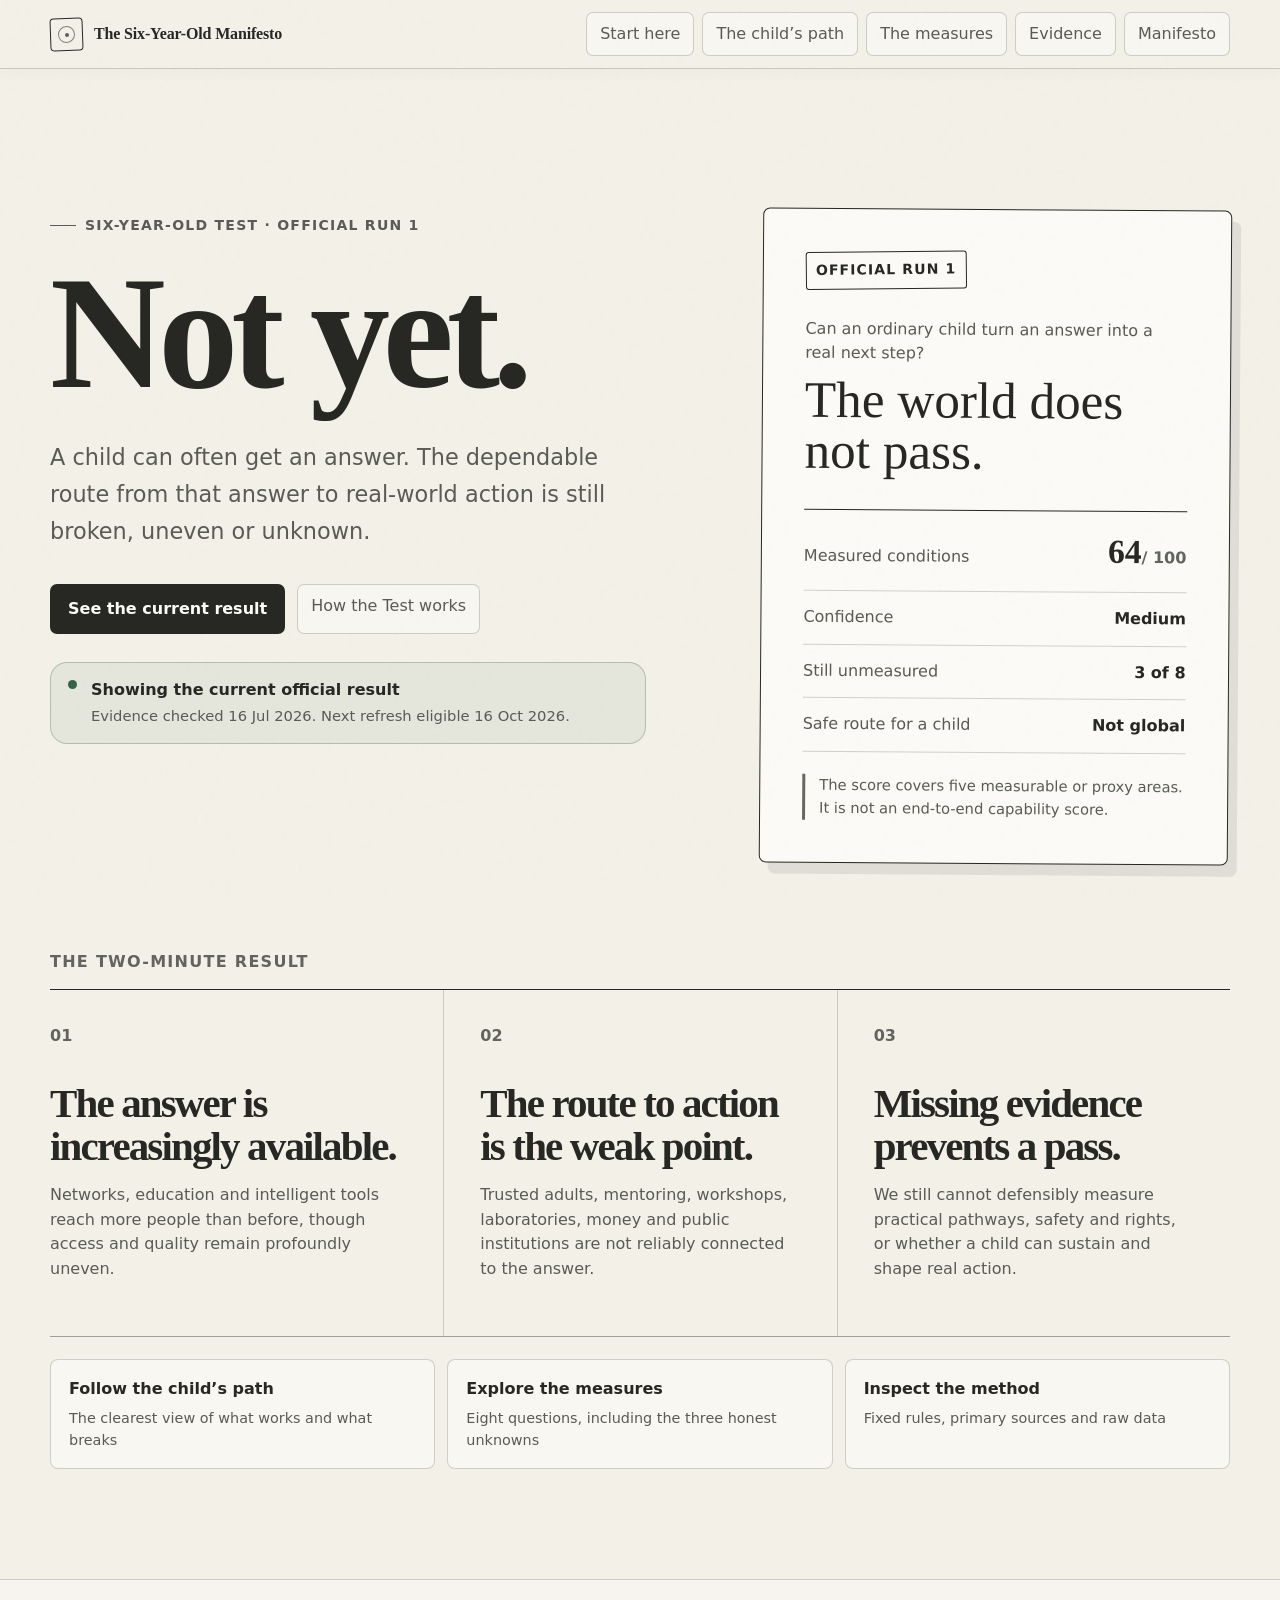
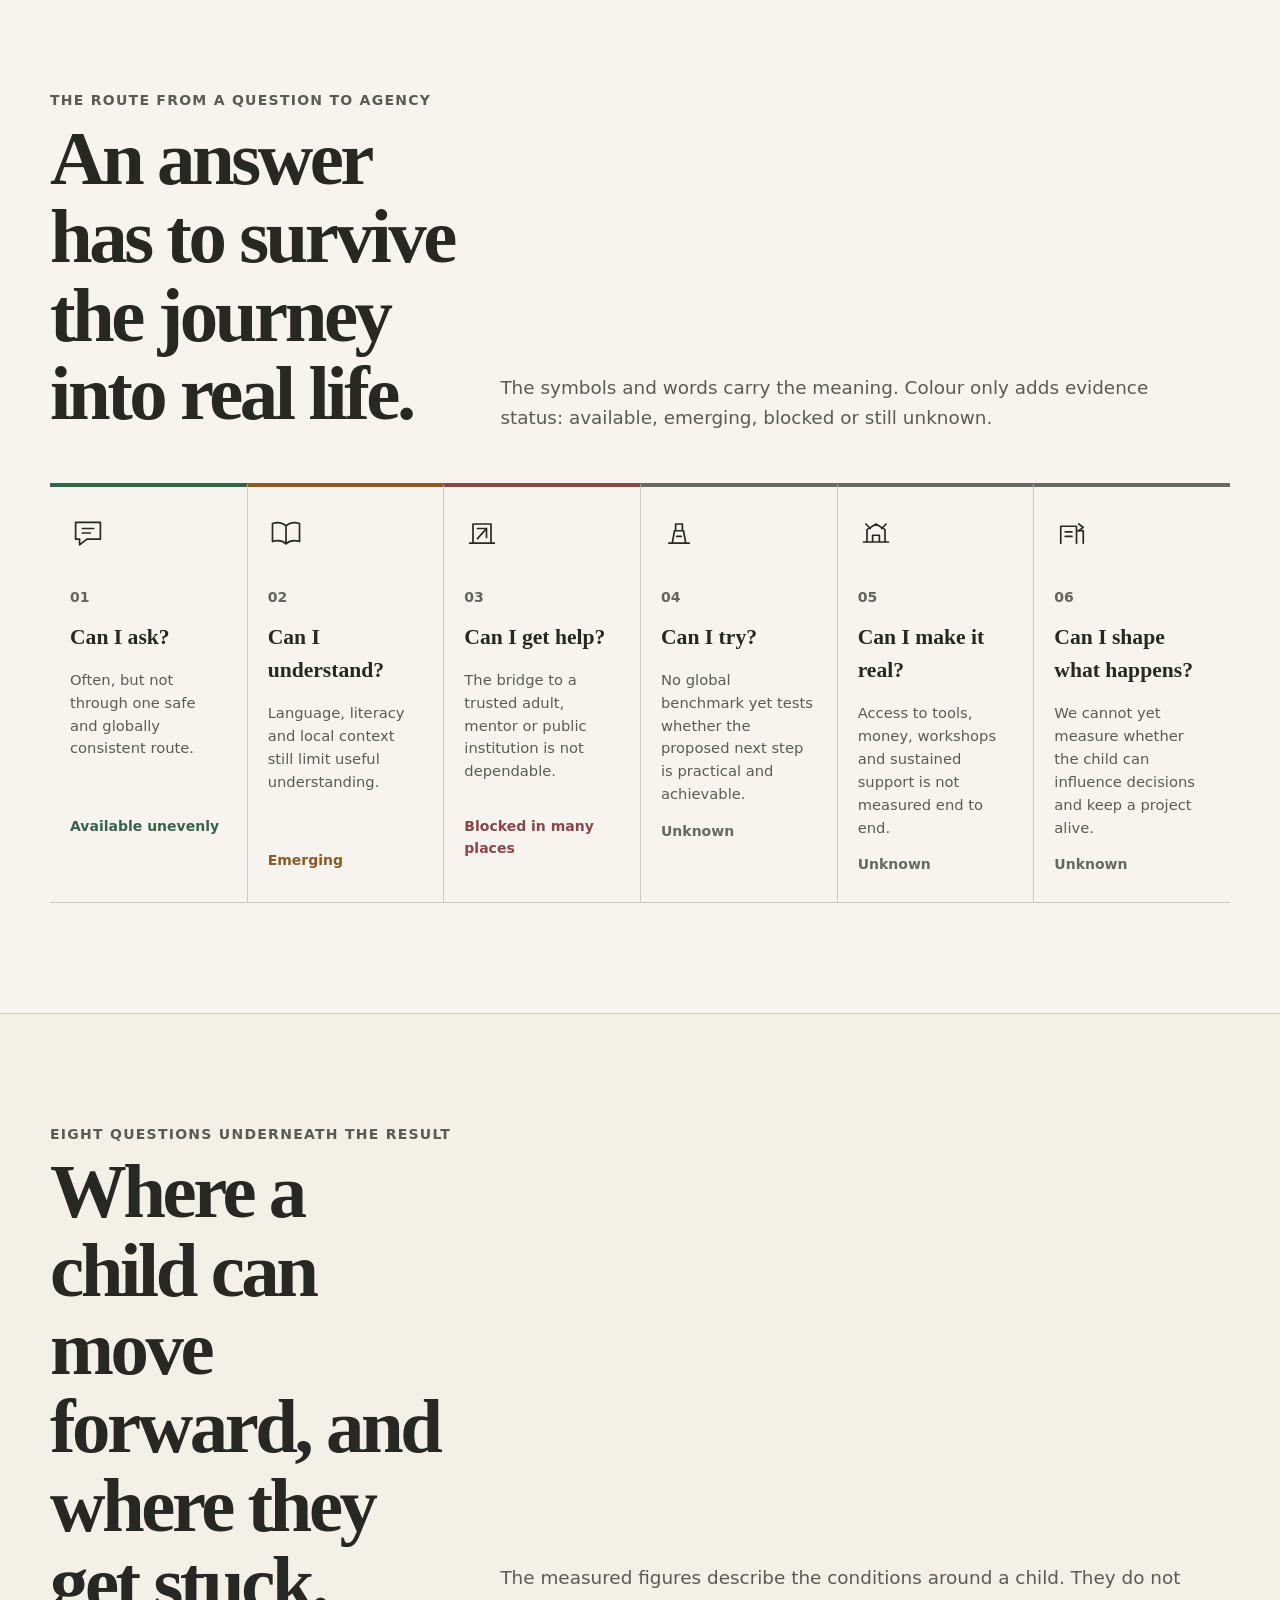
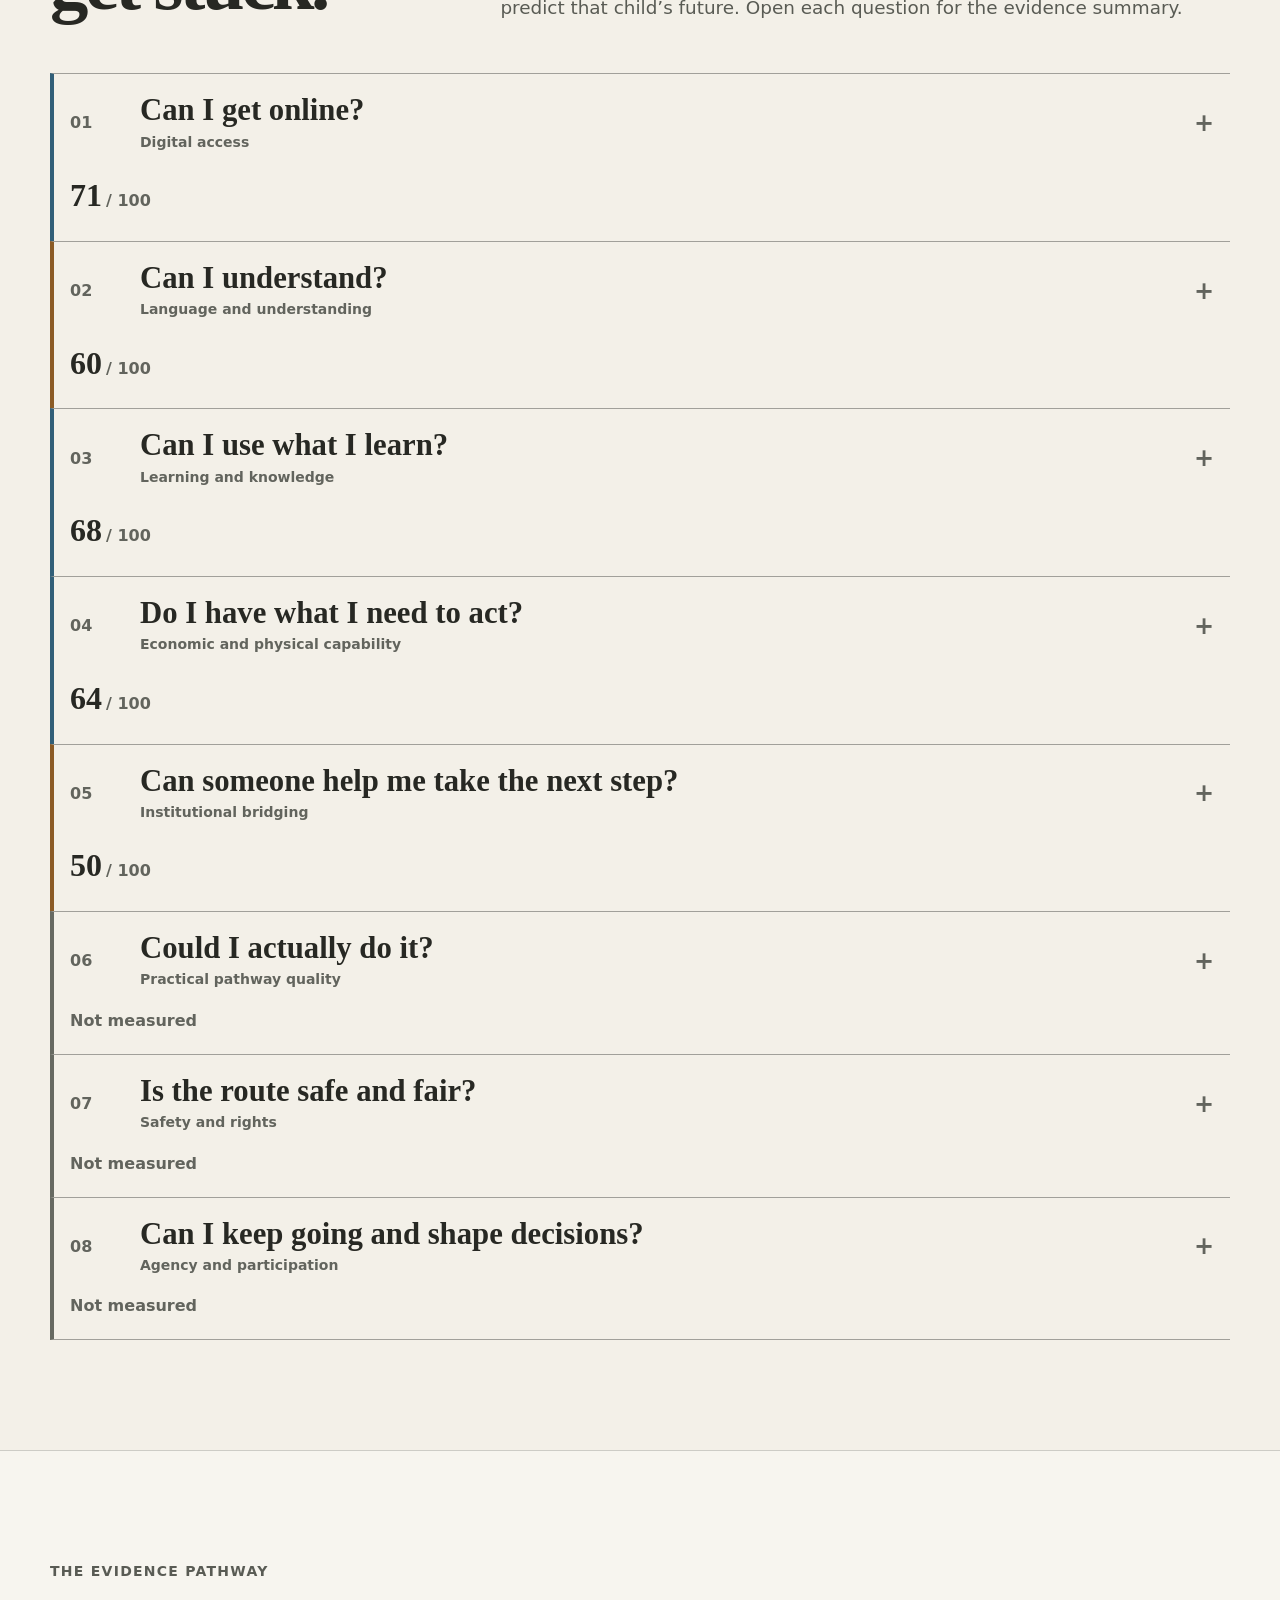
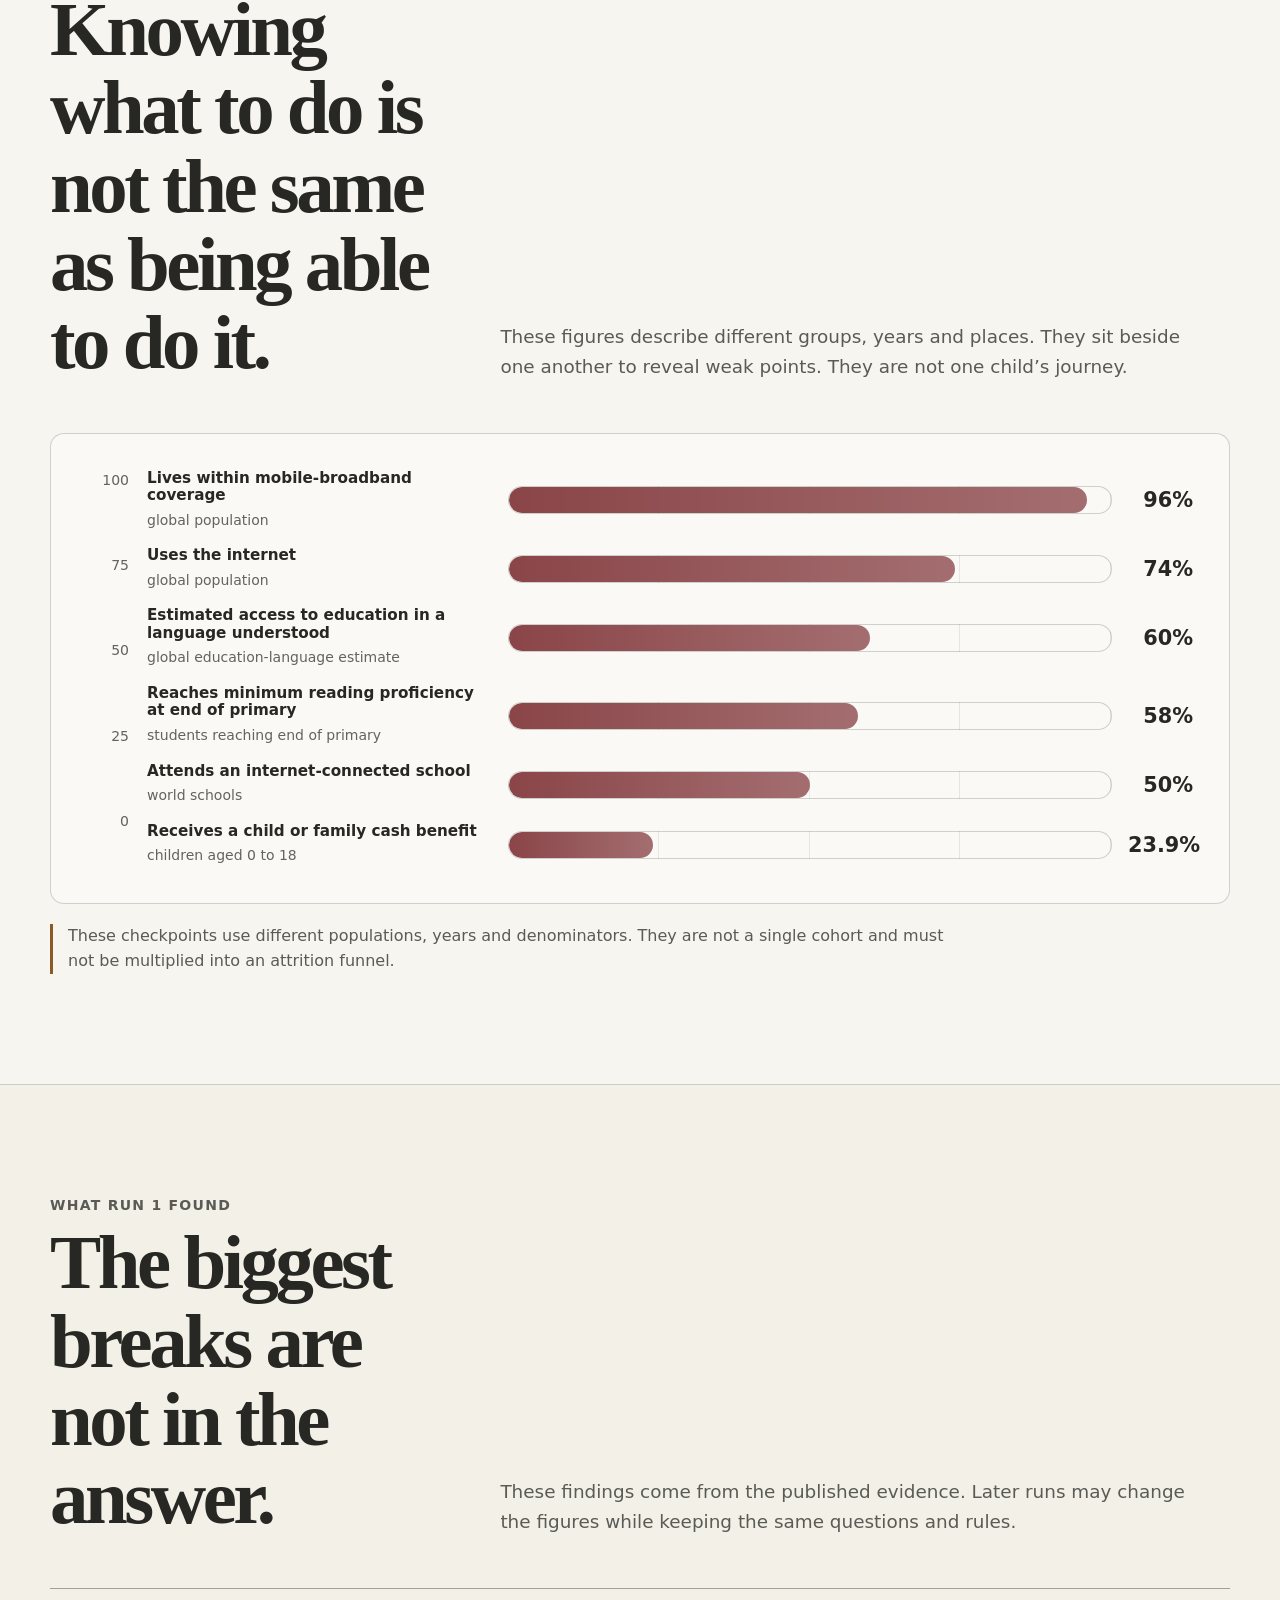
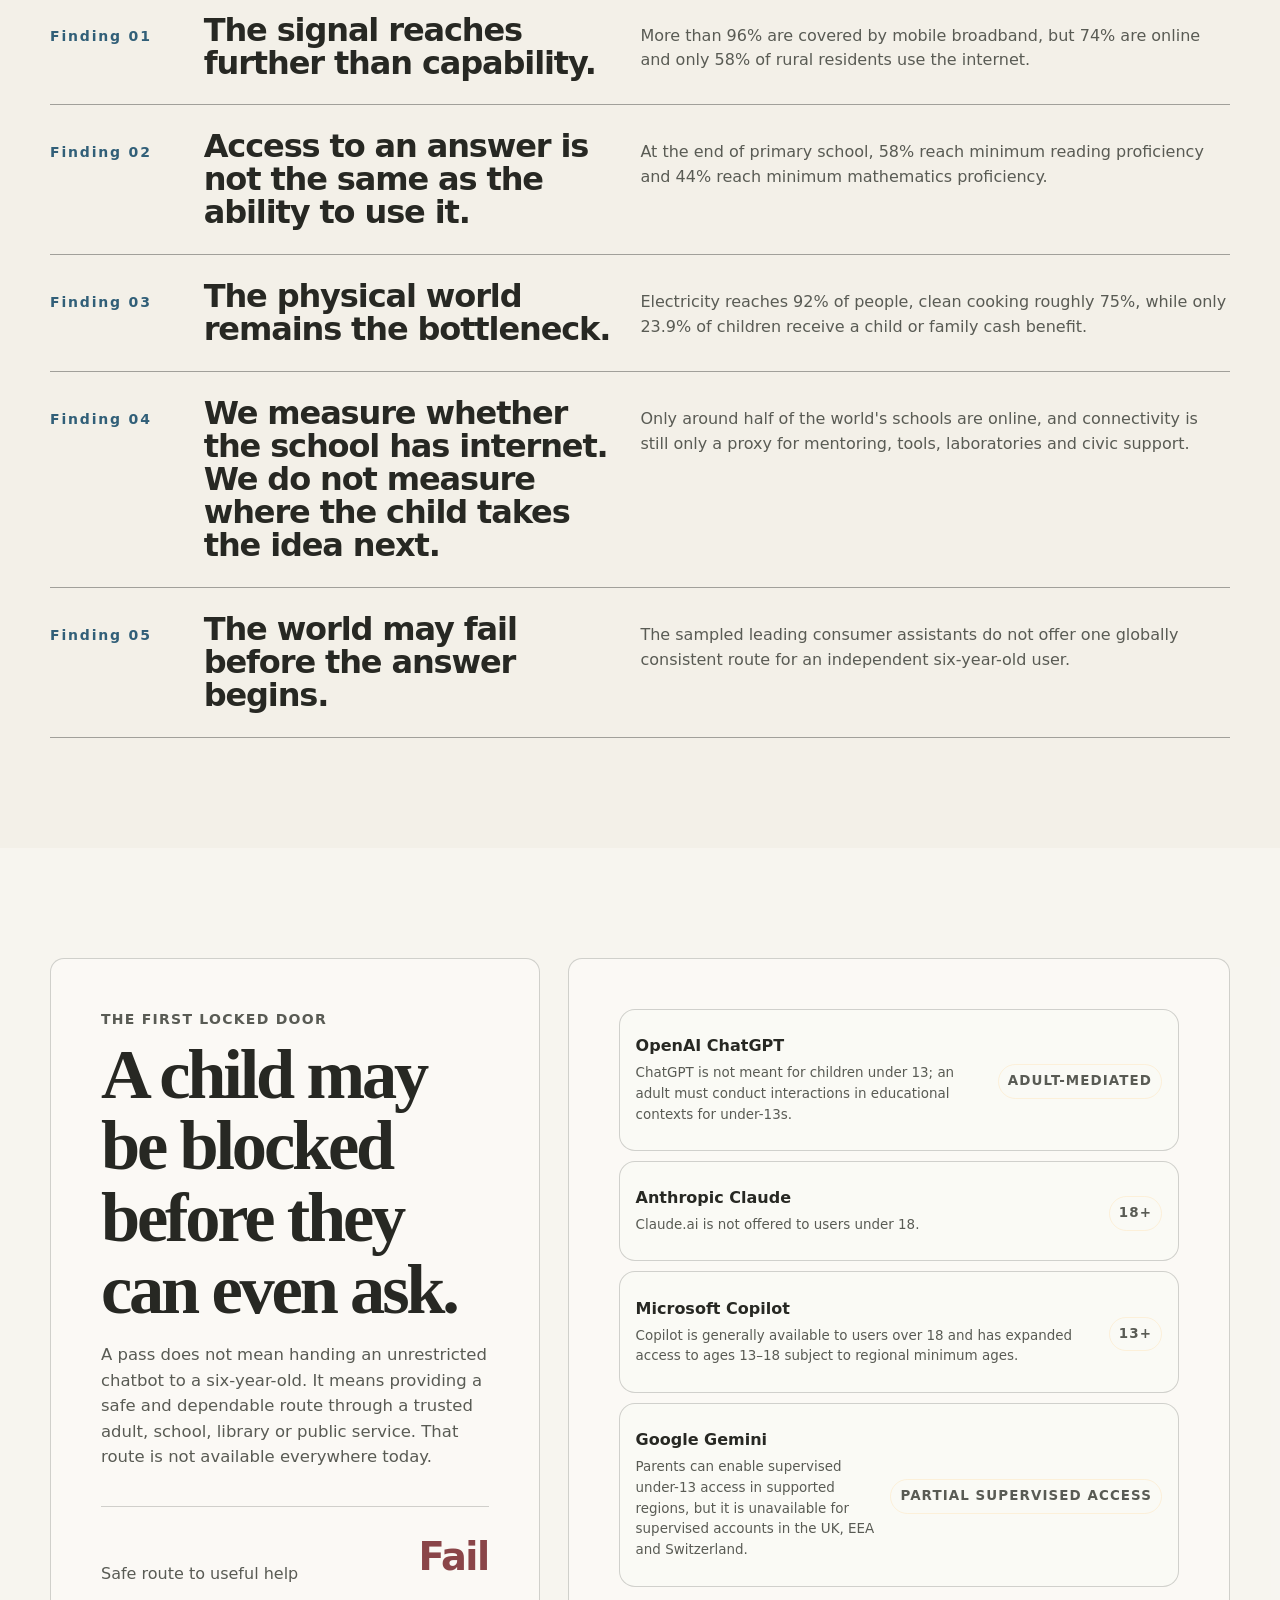
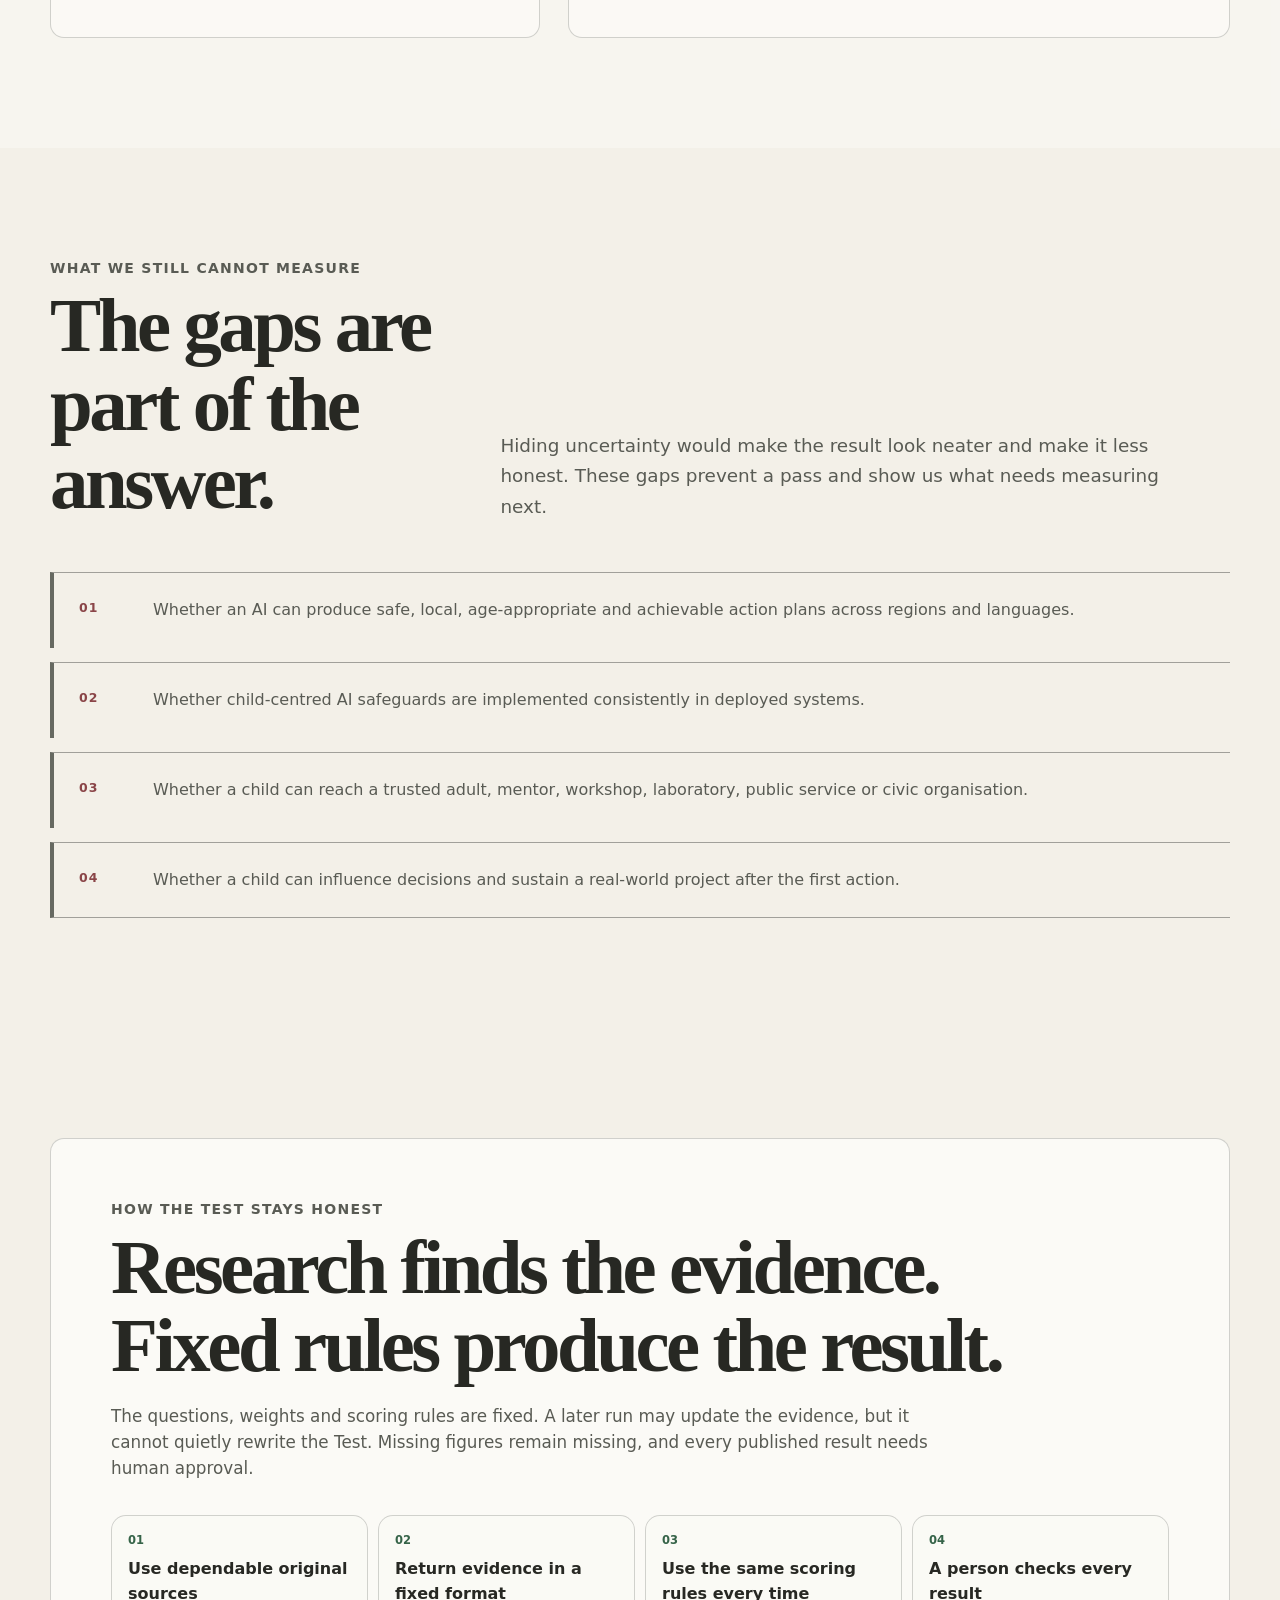
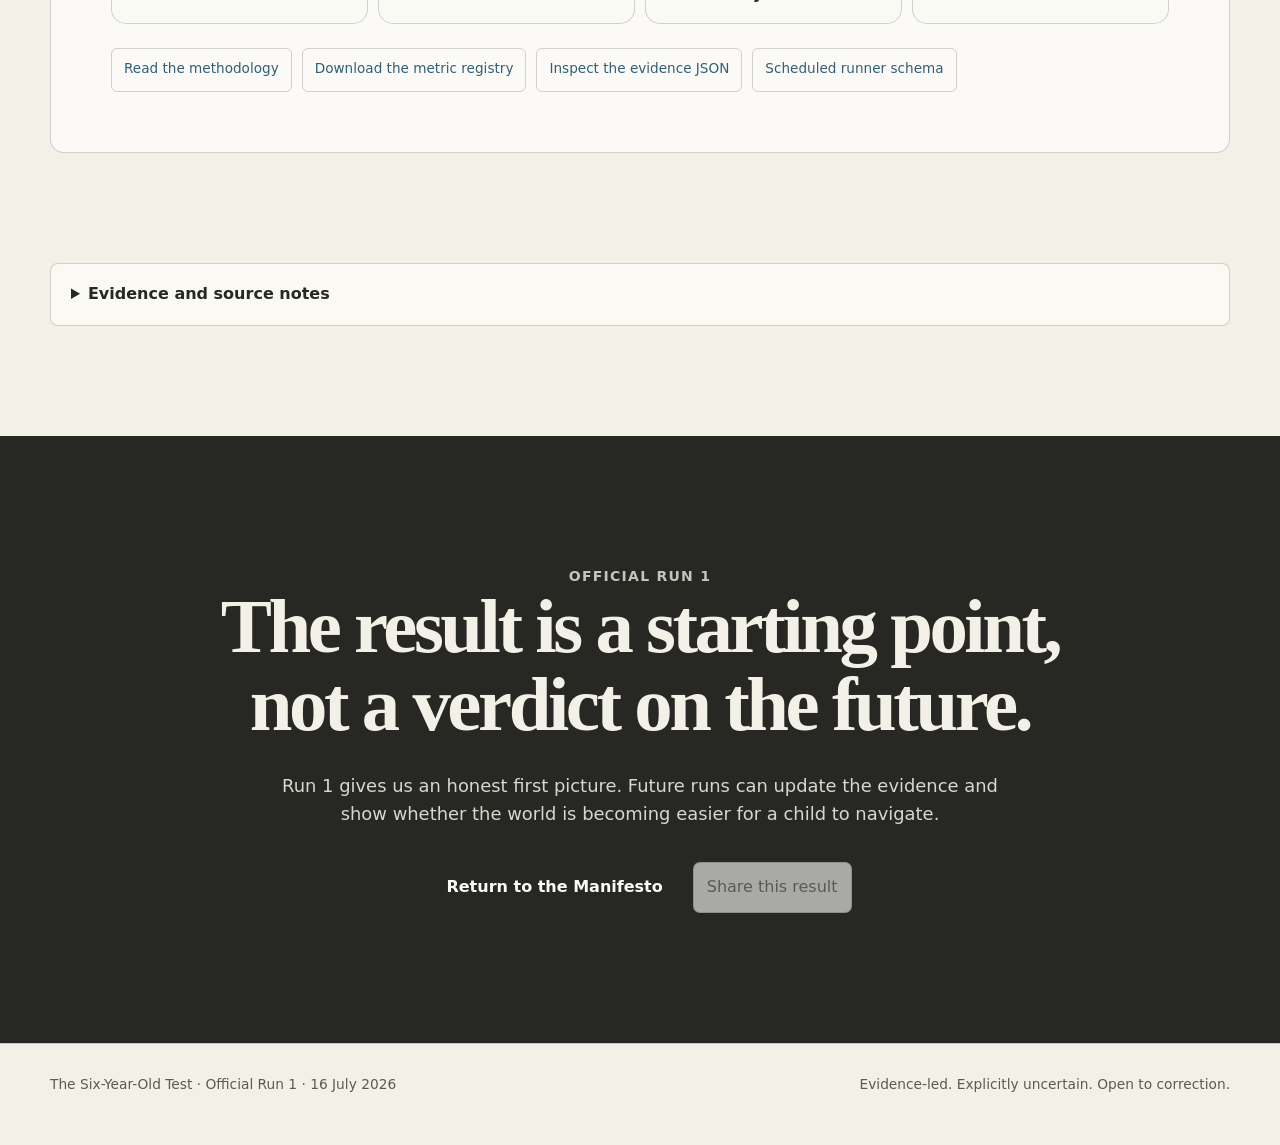
<file: test.html>
<!doctype html>
<html lang="en-GB">
<head>
  <meta charset="utf-8" />
  <meta name="viewport" content="width=device-width, initial-scale=1, viewport-fit=cover" />
  <meta name="description" content="Official Run 1 of the Six-Year-Old Test: can today's world turn advanced intelligence into real capability for an ordinary child?" />
  <meta name="theme-color" content="#f3f0e8" />
  <meta property="og:title" content="The current Six-Year-Old Test result" />
  <meta property="og:description" content="A dated, evidence-backed audit of whether intelligence can become real agency for an ordinary child." />
  <meta property="og:type" content="website" />
  <title>The current result · The Six-Year-Old Manifesto</title>
  <link rel="stylesheet" href="styles/manifesto.css" />
  <link rel="stylesheet" href="styles/test.css" />
  <link rel="stylesheet" href="styles/public-handbook.css" />
  <link rel="stylesheet" href="styles/softening-pass.css" />
  <script src="scripts/test.js" defer></script>
</head>
<body class="test-page">
  <a class="skip-link" href="#main-content">Skip to the main content</a>
  <div class="noise" aria-hidden="true"></div>

  <svg class="icon-library" aria-hidden="true">
    <symbol id="icon-ask" viewBox="0 0 32 32"><path d="M5 6.5h22v15H15l-6.5 5v-5H5z"/><path d="M11 12h10M11 16h7"/></symbol>
    <symbol id="icon-understand" viewBox="0 0 32 32"><path d="M4 7.5c5-1.5 9-.7 12 2.2v16c-3-2.8-7-3.6-12-2.1zM28 7.5c-5-1.5-9-.7-12 2.2v16c3-2.8 7-3.6 12-2.1z"/></symbol>
    <symbol id="icon-help" viewBox="0 0 32 32"><path d="M5 25h22M8 25V8h16v17M12 21l8-9M12 12h8v8"/></symbol>
    <symbol id="icon-try" viewBox="0 0 32 32"><path d="M7 25h18M10 25l2-11h8l2 11M13 14V8h6v6M14 19h4"/></symbol>
    <symbol id="icon-build" viewBox="0 0 32 32"><path d="M5 24h22M8 24V13l8-5 8 5v11M13 24v-6h6v6"/><path d="M7 8l4 4M25 8l-4 4"/></symbol>
    <symbol id="icon-participate" viewBox="0 0 32 32"><path d="M6 25V10h14v15M20 14h6v11M10 15h6M10 19h6"/><path d="M22 8l4 3-4 3"/></symbol>
  </svg>

  <nav class="nav" aria-label="Primary navigation">
    <div class="wrap nav-inner">
      <a class="brand" href="index.html" aria-label="Return to The Six-Year-Old Manifesto">
        <span class="brand-mark" aria-hidden="true"></span>
        <span>The Six-Year-Old Manifesto</span>
      </a>
      <div class="nav-links nav-links-desktop">
        <a href="#start-here">Start here</a>
        <a href="#child-path">The child’s path</a>
        <a href="#dimensions">The measures</a>
        <a href="#evidence">Evidence</a>
        <a href="index.html">Manifesto</a>
      </div>
      <details class="contents-menu">
        <summary>Contents</summary>
        <div>
          <a href="#start-here">Start here</a>
          <a href="#child-path">The child’s path</a>
          <a href="#dimensions">The measures</a>
          <a href="#pathway">The evidence pathway</a>
          <a href="#access-gate">The first locked door</a>
          <a href="#unknowns">What remains unknown</a>
          <a href="#methodology">How the Test works</a>
          <a href="index.html">Return to the Manifesto</a>
        </div>
      </details>
    </div>
  </nav>

  <main id="main-content">
    <header class="test-hero">
      <div class="wrap test-hero-grid">
        <div class="test-intro">
          <div class="eyebrow">Six-Year-Old Test · Official Run 1</div>
          <h1>Not yet.</h1>
          <p class="test-deck" id="verdict-summary">
            A child can often get an answer. The dependable route from that answer to real-world action is still broken, uneven or unknown.
          </p>

          <div class="run-controls">
            <button class="primary-button" type="button" data-run-test>See the current result</button>
            <a class="ghost-button" href="#methodology">How the Test works</a>
          </div>

          <div class="safe-run-banner" data-safe-run-banner tabindex="-1">
            <span class="safe-run-pulse" aria-hidden="true"></span>
            <div>
              <strong>Showing the current official result</strong>
              <span>Evidence checked <time data-safe-date>16 Jul 2026</time>. Next refresh eligible <time data-next-date>16 Oct 2026</time>.</span>
            </div>
          </div>
        </div>

        <aside class="result-note" data-score-orb aria-label="Official Run 1 result summary">
          <div class="result-stamp">Official Run 1</div>
          <p class="result-question">Can an ordinary child turn an answer into a real next step?</p>
          <p class="result-verdict" id="verdict-title">The world does not pass.</p>
          <dl class="result-facts">
            <div><dt>Measured conditions</dt><dd><strong data-overall-score>64</strong><span>/ 100</span></dd></div>
            <div><dt>Confidence</dt><dd>Medium</dd></div>
            <div><dt>Still unmeasured</dt><dd>3 of 8</dd></div>
            <div><dt>Safe route for a child</dt><dd>Not global</dd></div>
          </dl>
          <p class="result-caveat">The score covers five measurable or proxy areas. It is not an end-to-end capability score.</p>
        </aside>
      </div>
    </header>

    <section id="start-here" class="start-here-section test-start-here">
      <div class="wrap">
        <div class="reading-label reveal">The two-minute result</div>
        <div class="start-here-grid reveal">
          <div class="start-statement"><span>01</span><h2>The answer is increasingly available.</h2><p>Networks, education and intelligent tools reach more people than before, though access and quality remain profoundly uneven.</p></div>
          <div class="start-statement"><span>02</span><h2>The route to action is the weak point.</h2><p>Trusted adults, mentoring, workshops, laboratories, money and public institutions are not reliably connected to the answer.</p></div>
          <div class="start-statement"><span>03</span><h2>Missing evidence prevents a pass.</h2><p>We still cannot defensibly measure practical pathways, safety and rights, or whether a child can sustain and shape real action.</p></div>
        </div>
        <div class="reading-routes reveal">
          <a href="#child-path"><strong>Follow the child’s path</strong><span>The clearest view of what works and what breaks</span></a>
          <a href="#dimensions"><strong>Explore the measures</strong><span>Eight questions, including the three honest unknowns</span></a>
          <a href="#methodology"><strong>Inspect the method</strong><span>Fixed rules, primary sources and raw data</span></a>
        </div>
      </div>
    </section>

    <section id="child-path" class="child-path-section">
      <div class="wrap">
        <div class="section-head reveal">
          <div><div class="kicker">The route from a question to agency</div><h2>An answer has to survive the journey into real life.</h2></div>
          <p class="section-intro">The symbols and words carry the meaning. Colour only adds evidence status: available, emerging, blocked or still unknown.</p>
        </div>
        <ol class="child-path" aria-label="Six stages from asking a question to participating in decisions">
          <li class="path-step reveal" data-state="available"><svg class="path-icon" aria-hidden="true"><use href="#icon-ask"></use></svg><span class="path-number">01</span><h3>Can I ask?</h3><p>Often, but not through one safe and globally consistent route.</p><strong>Available unevenly</strong></li>
          <li class="path-step reveal" data-state="emerging"><svg class="path-icon" aria-hidden="true"><use href="#icon-understand"></use></svg><span class="path-number">02</span><h3>Can I understand?</h3><p>Language, literacy and local context still limit useful understanding.</p><strong>Emerging</strong></li>
          <li class="path-step reveal" data-state="blocked"><svg class="path-icon" aria-hidden="true"><use href="#icon-help"></use></svg><span class="path-number">03</span><h3>Can I get help?</h3><p>The bridge to a trusted adult, mentor or public institution is not dependable.</p><strong>Blocked in many places</strong></li>
          <li class="path-step reveal" data-state="unknown"><svg class="path-icon" aria-hidden="true"><use href="#icon-try"></use></svg><span class="path-number">04</span><h3>Can I try?</h3><p>No global benchmark yet tests whether the proposed next step is practical and achievable.</p><strong>Unknown</strong></li>
          <li class="path-step reveal" data-state="unknown"><svg class="path-icon" aria-hidden="true"><use href="#icon-build"></use></svg><span class="path-number">05</span><h3>Can I make it real?</h3><p>Access to tools, money, workshops and sustained support is not measured end to end.</p><strong>Unknown</strong></li>
          <li class="path-step reveal" data-state="unknown"><svg class="path-icon" aria-hidden="true"><use href="#icon-participate"></use></svg><span class="path-number">06</span><h3>Can I shape what happens?</h3><p>We cannot yet measure whether the child can influence decisions and keep a project alive.</p><strong>Unknown</strong></li>
        </ol>
      </div>
    </section>

    <section id="dimensions">
      <div class="wrap">
        <div class="section-head reveal">
          <div>
            <div class="kicker">Eight questions underneath the result</div>
            <h2>Where a child can move forward, and where they get stuck.</h2>
          </div>
          <p class="section-intro">
            The measured figures describe the conditions around a child. They do not predict that child’s future. Open each question for the evidence summary.
          </p>
        </div>
        <div class="dimension-orbit" data-dimensions aria-busy="true"></div>
        <p class="visually-hidden" data-load-status role="status" aria-live="polite"></p>
      </div>
    </section>

    <section id="pathway" class="pathway-section">
      <div class="wrap">
        <div class="section-head reveal">
          <div>
            <div class="kicker">The evidence pathway</div>
            <h2>Knowing what to do is not the same as being able to do it.</h2>
          </div>
          <p class="section-intro">
            These figures describe different groups, years and places. They sit beside one another to reveal weak points. They are not one child’s journey.
          </p>
        </div>

        <div class="checkpoint-frame reveal">
          <div class="checkpoint-axis" aria-hidden="true"><span>100</span><span>75</span><span>50</span><span>25</span><span>0</span></div>
          <div class="checkpoint-list" data-checkpoints></div>
        </div>
        <p class="method-warning reveal" data-pathway-warning></p>
      </div>
    </section>

    <section id="callouts">
      <div class="wrap">
        <div class="section-head reveal">
          <div>
            <div class="kicker">What Run 1 found</div>
            <h2>The biggest breaks are not in the answer.</h2>
          </div>
          <p class="section-intro">
            These findings come from the published evidence. Later runs may change the figures while keeping the same questions and rules.
          </p>
        </div>
        <div class="callout-grid" data-callouts></div>
      </div>
    </section>

    <section id="access-gate" class="gate-section">
      <div class="wrap gate-layout">
        <article class="gate-copy reveal">
          <div class="kicker">The first locked door</div>
          <h2>A child may be blocked before they can even ask.</h2>
          <p>
            A pass does not mean handing an unrestricted chatbot to a six-year-old. It means providing a safe and dependable route through a trusted adult, school, library or public service. That route is not available everywhere today.
          </p>
          <div class="gate-verdict"><span>Safe route to useful help</span><strong>Fail</strong></div>
        </article>
        <div class="provider-gates reveal" data-provider-gates></div>
      </div>
    </section>

    <section id="unknowns">
      <div class="wrap">
        <div class="section-head reveal">
          <div>
            <div class="kicker">What we still cannot measure</div>
            <h2>The gaps are part of the answer.</h2>
          </div>
          <p class="section-intro">
            Hiding uncertainty would make the result look neater and make it less honest. These gaps prevent a pass and show us what needs measuring next.
          </p>
        </div>
        <div class="unknown-grid" data-unknowns></div>
      </div>
    </section>

    <section id="methodology">
      <div class="wrap">
        <div class="method-panel reveal">
          <div>
            <div class="kicker">How the Test stays honest</div>
            <h2>Research finds the evidence. Fixed rules produce the result.</h2>
            <p>
              The questions, weights and scoring rules are fixed. A later run may update the evidence, but it cannot quietly rewrite the Test. Missing figures remain missing, and every published result needs human approval.
            </p>
          </div>
          <div class="method-rules">
            <div><b>01</b><span>Use dependable original sources</span></div>
            <div><b>02</b><span>Return evidence in a fixed format</span></div>
            <div><b>03</b><span>Use the same scoring rules every time</span></div>
            <div><b>04</b><span>A person checks every result</span></div>
          </div>
          <div class="method-links">
            <a href="docs/six-year-old-test-methodology.md">Read the methodology</a>
            <a href="data/test/metric-registry.json">Download the metric registry</a>
            <a href="data/test/evidence-ledger.json">Inspect the evidence JSON</a>
            <a href="data/test/quarterly-run.schema.json">Scheduled runner schema</a>
          </div>
        </div>
      </div>
    </section>

    <section id="evidence" class="sources-section">
      <div class="wrap">
        <details class="reveal source-disclosure">
          <summary>Evidence and source notes</summary>
          <div class="source-ledger" data-source-ledger></div>
        </details>
      </div>
    </section>

    <section class="cta">
      <div class="wrap reveal">
        <div class="kicker">Official Run 1</div>
        <h2>The result is a starting point, not a verdict on the future.</h2>
        <p>Run 1 gives us an honest first picture. Future runs can update the evidence and show whether the world is becoming easier for a child to navigate.</p>
        <div class="cta-actions">
          <a class="primary-button" href="index.html">Return to the Manifesto</a>
          <button class="ghost-button" data-share type="button">Share this result</button>
        </div>
      </div>
    </section>
  </main>

  <div class="run-toast" data-run-toast role="status" aria-live="polite">Current official result loaded.</div>

  <footer>
    <div class="wrap footer-grid">
      <span>The Six-Year-Old Test · Official Run 1 · 16 July 2026</span>
      <span>Evidence-led. Explicitly uncertain. Open to correction.</span>
    </div>
  </footer>
</body>
</html>
</file>
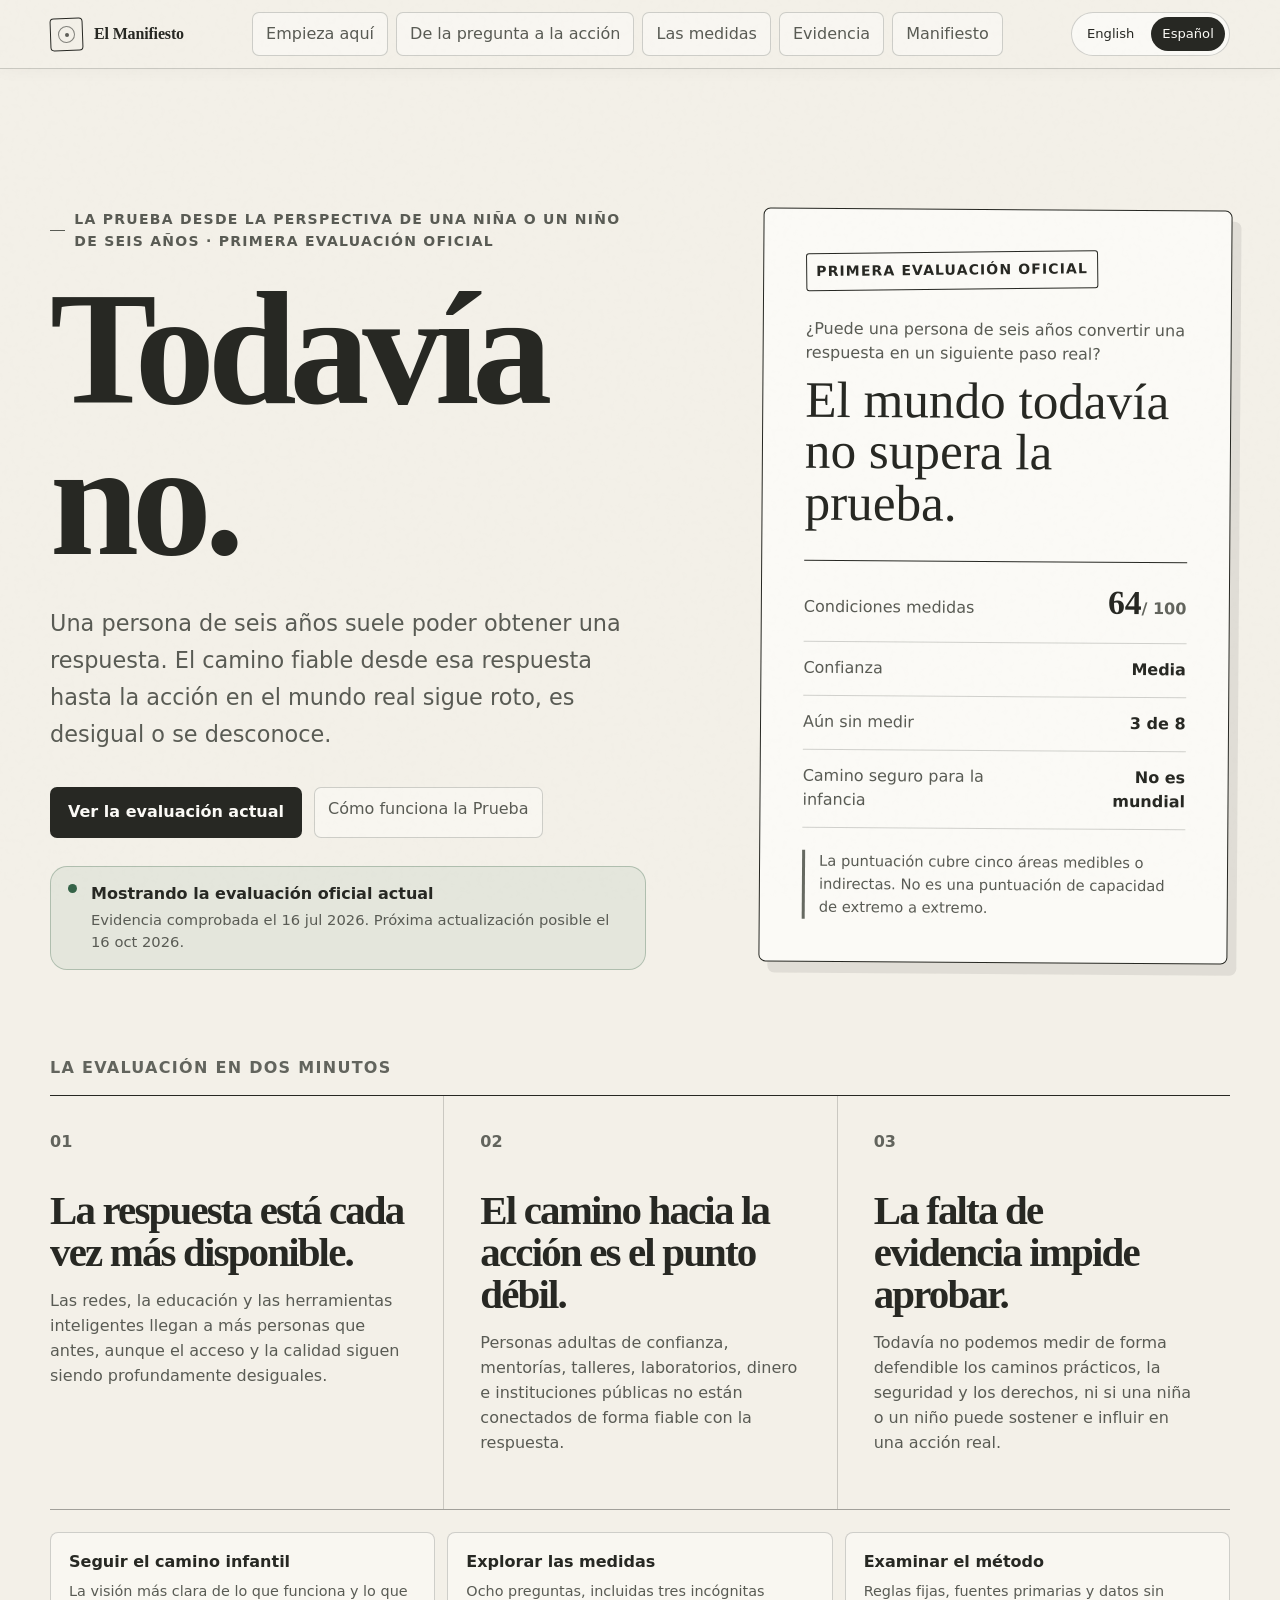
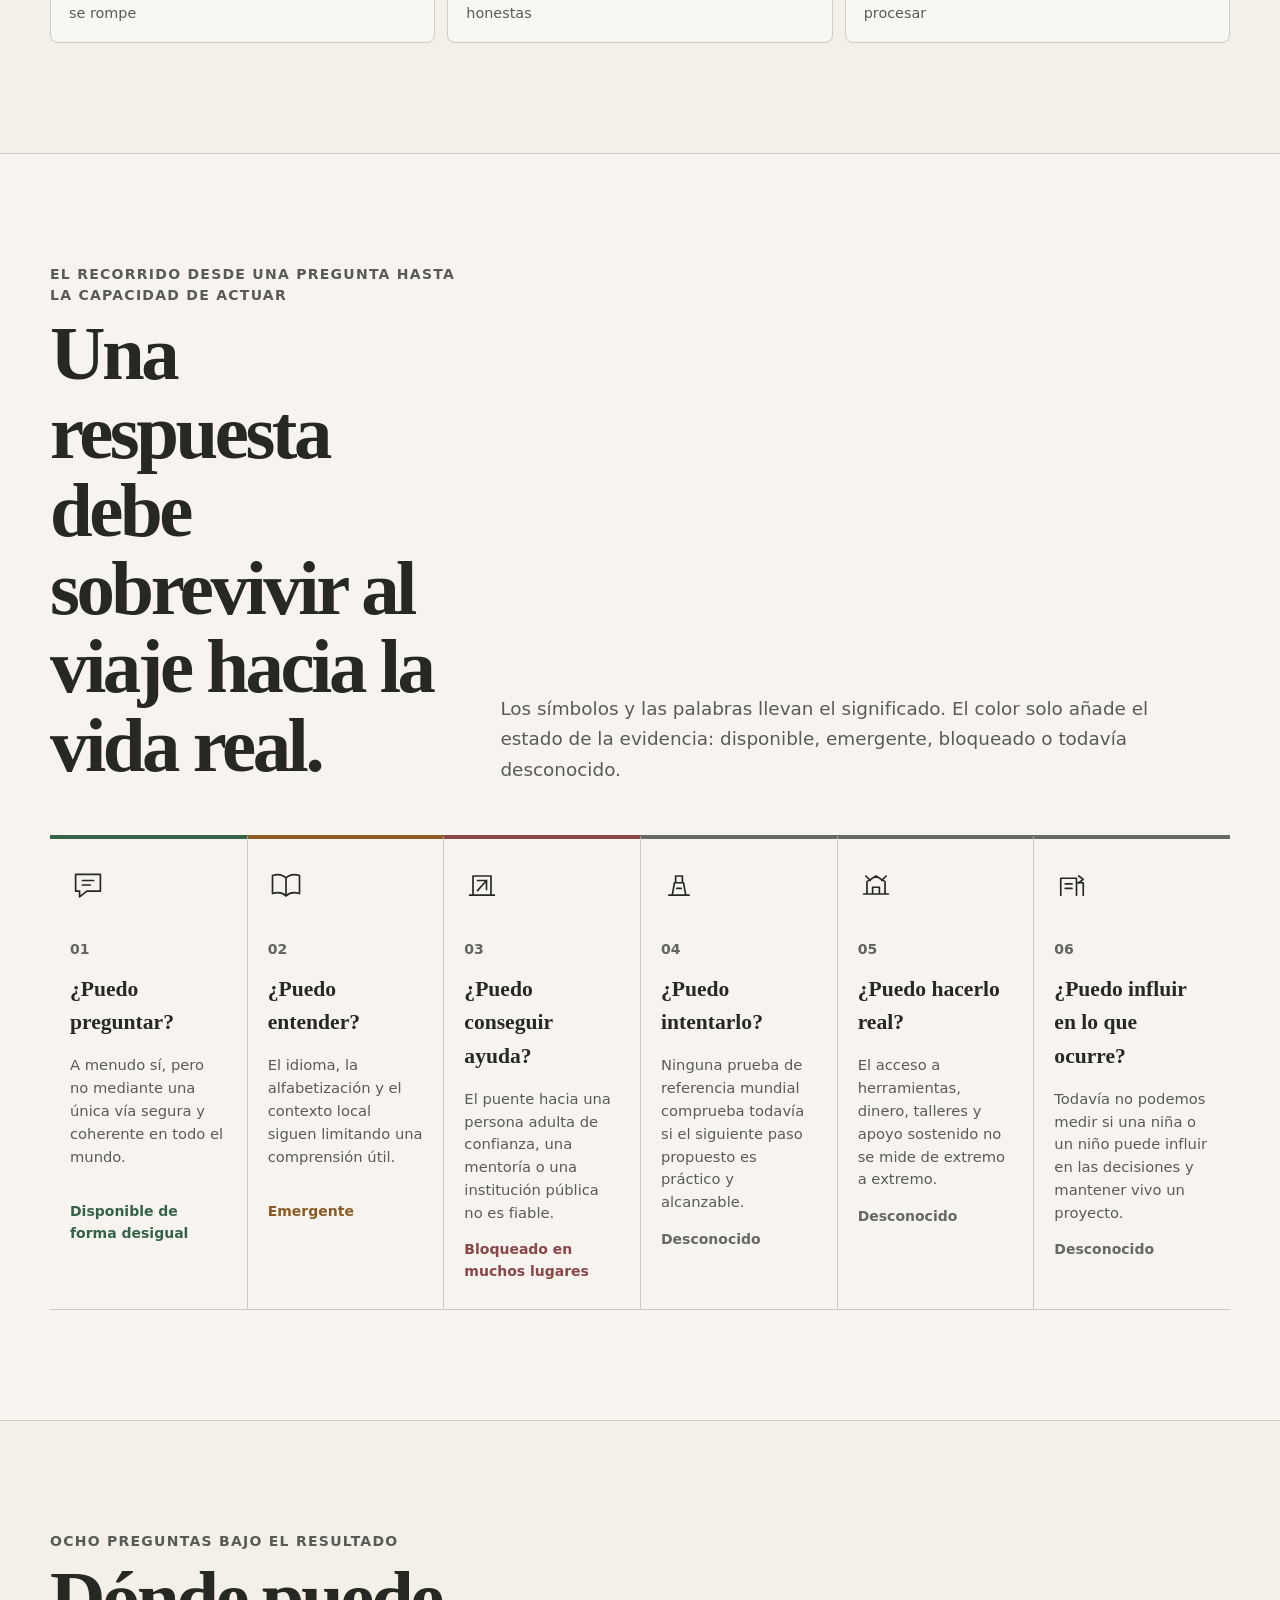
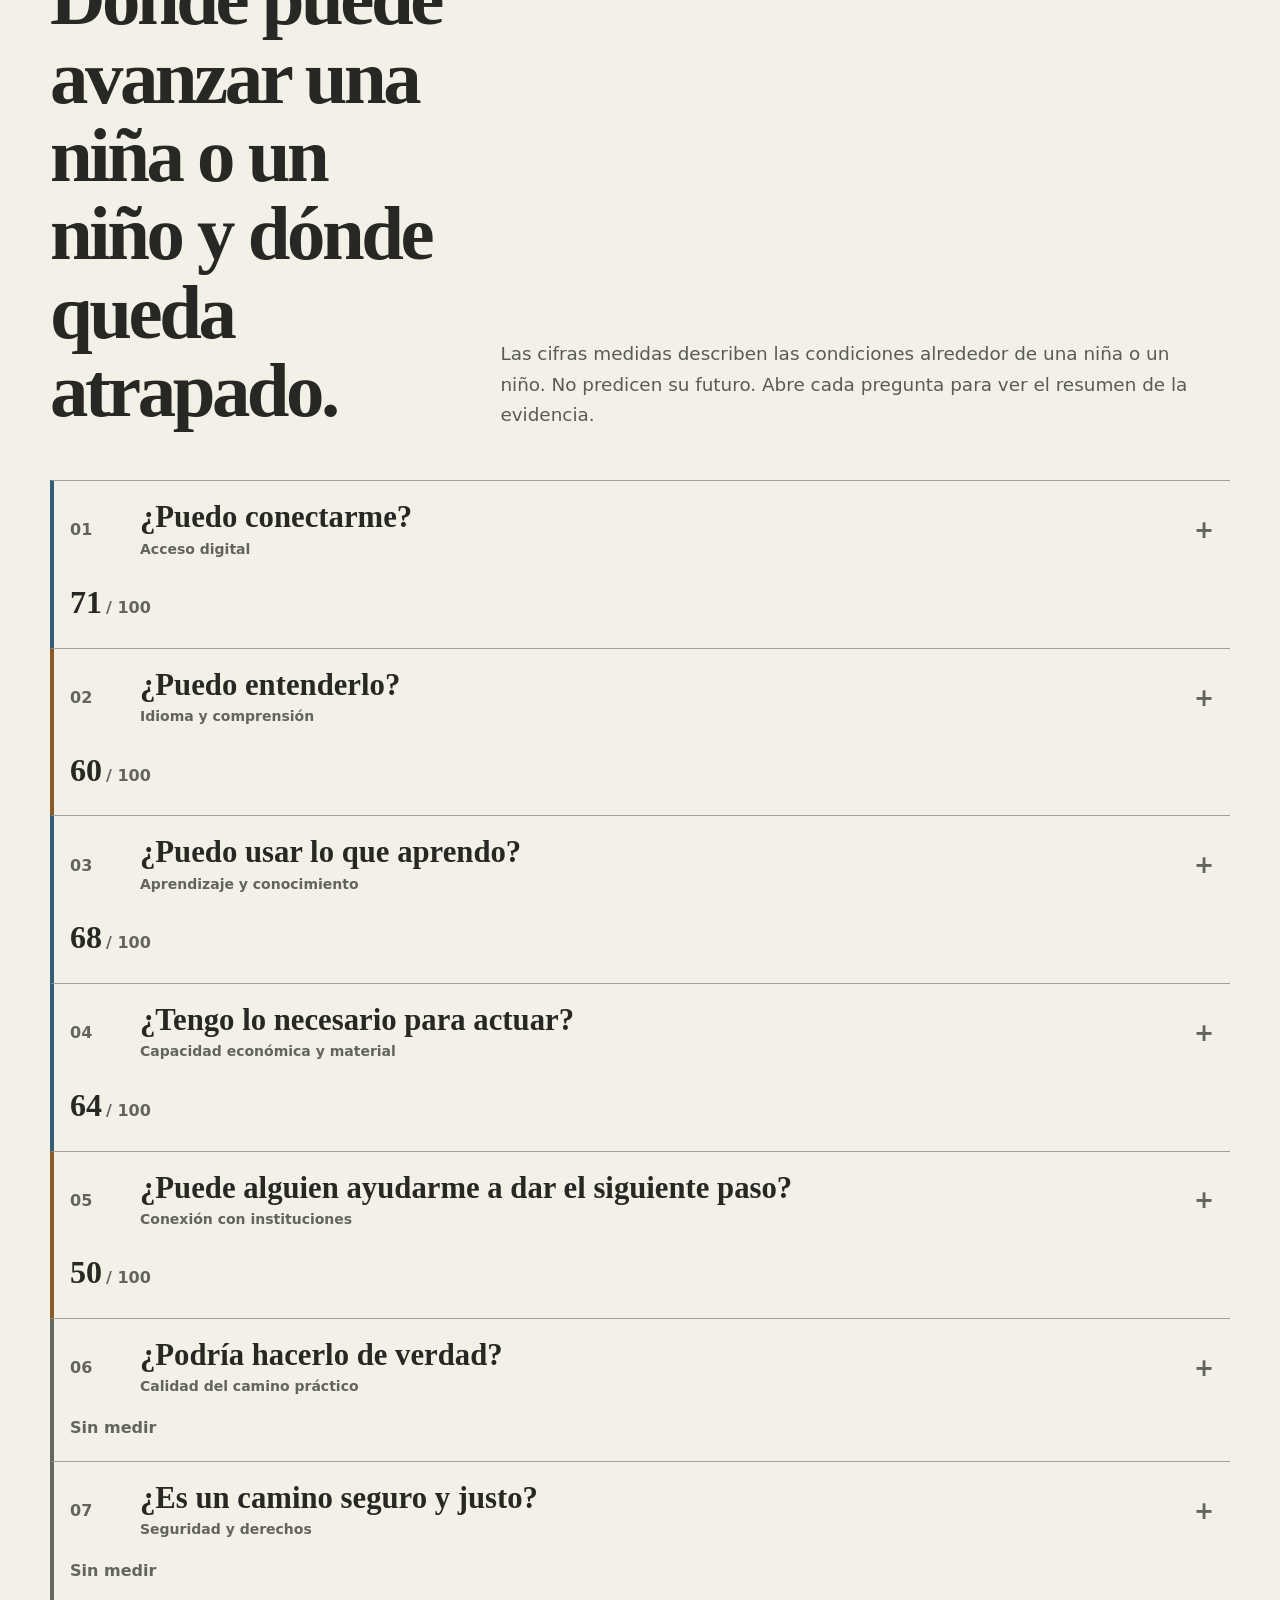
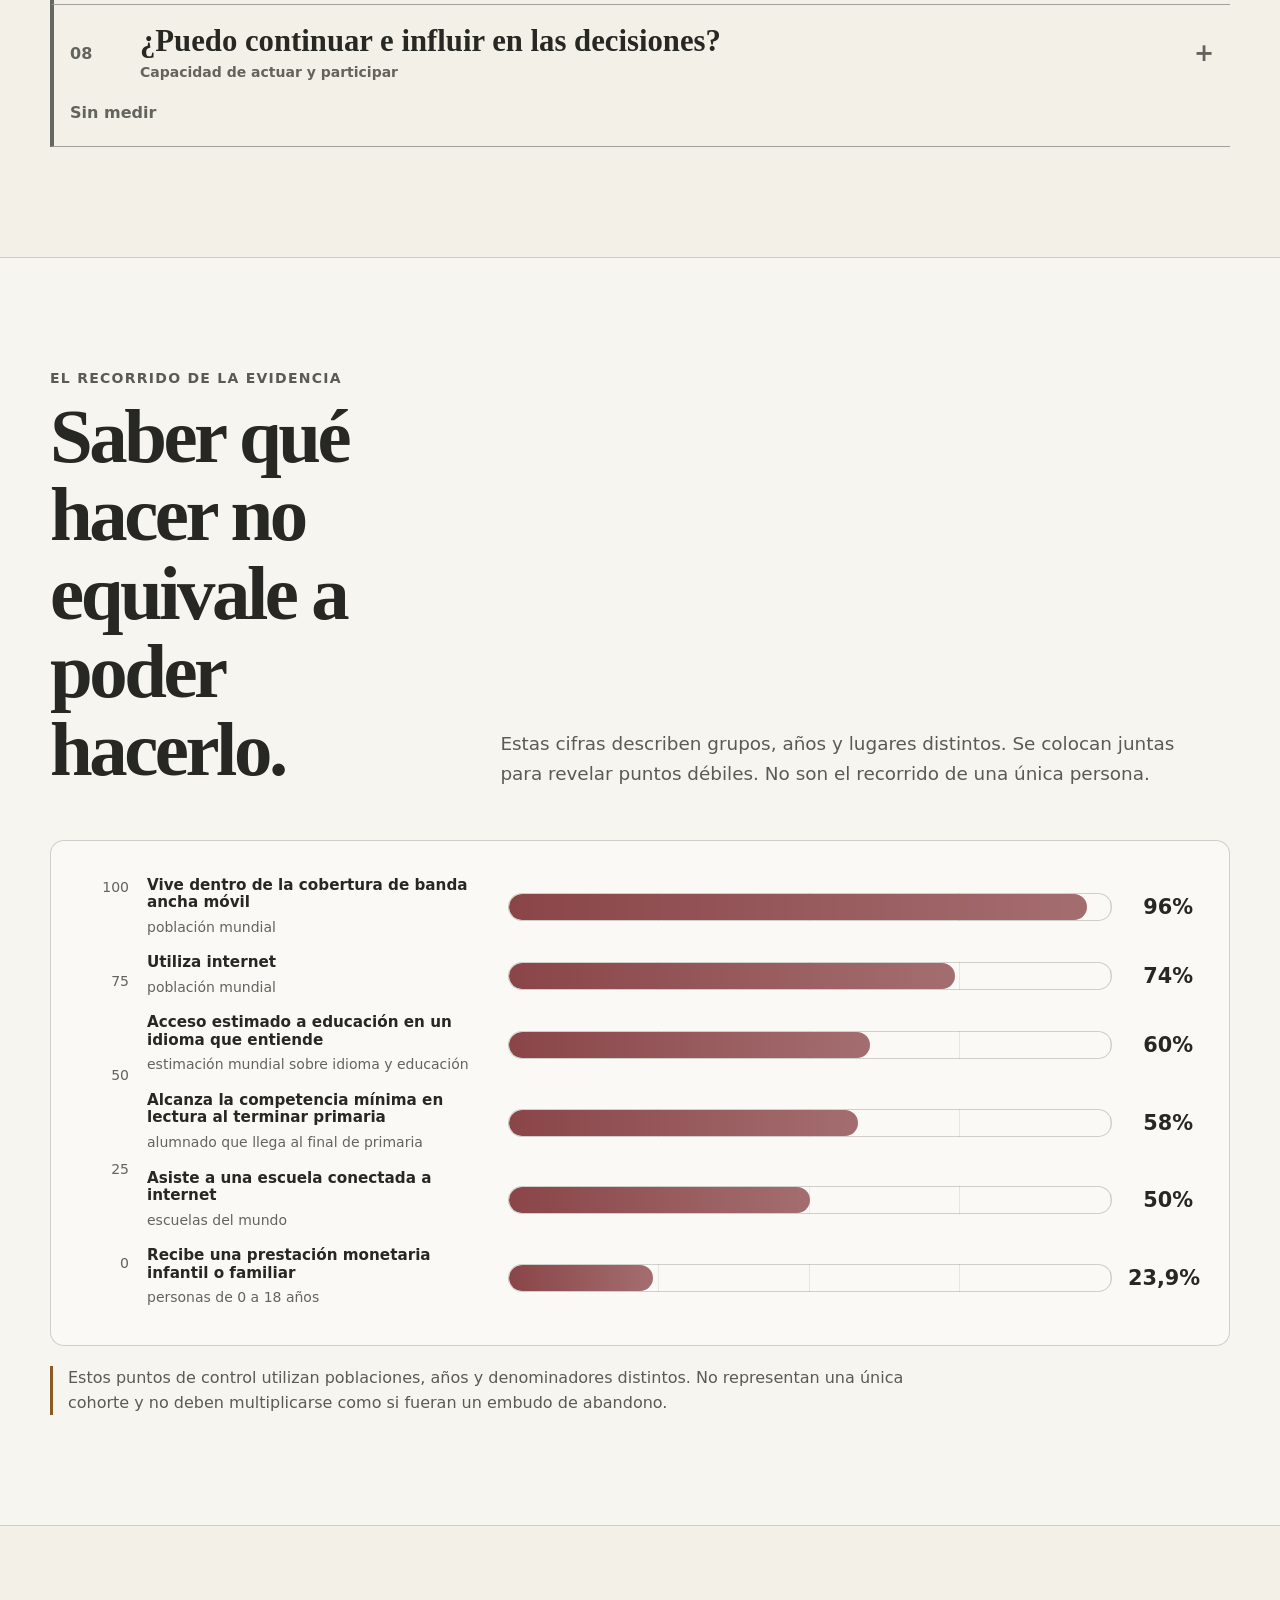
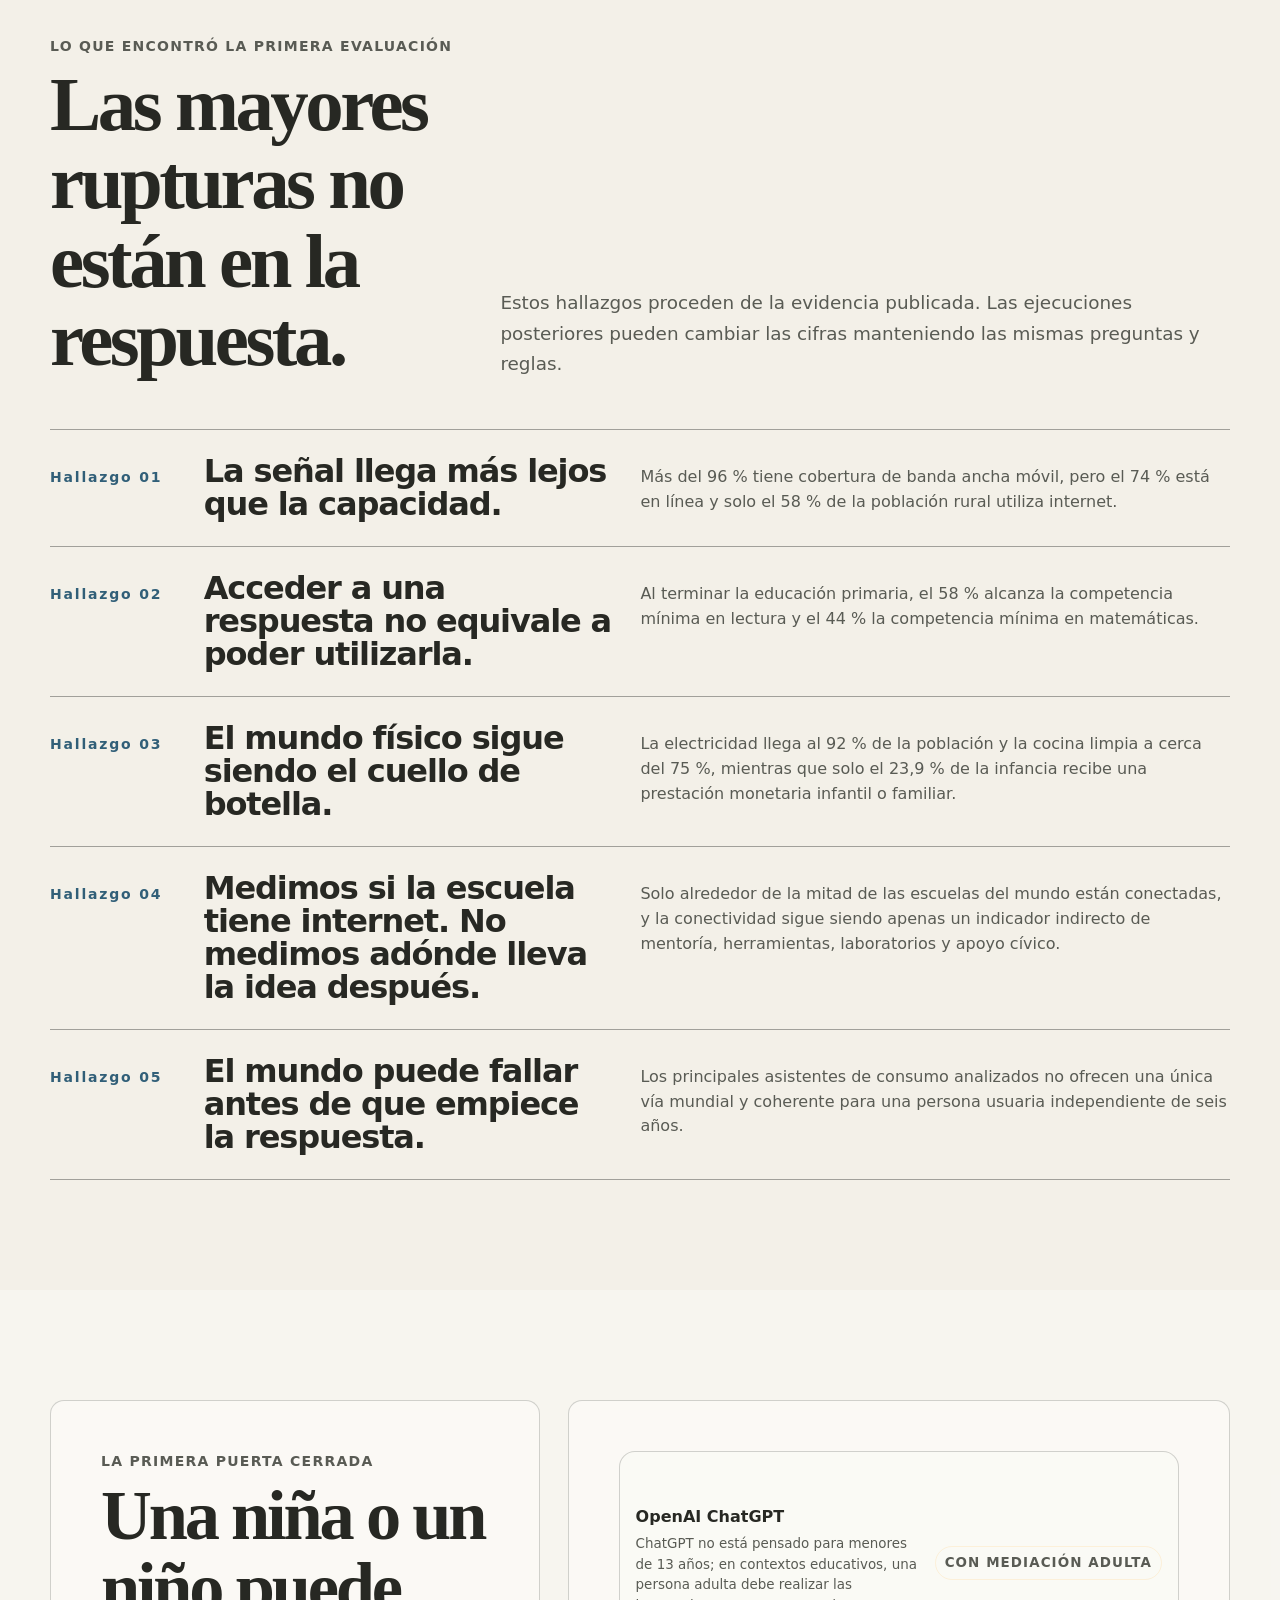
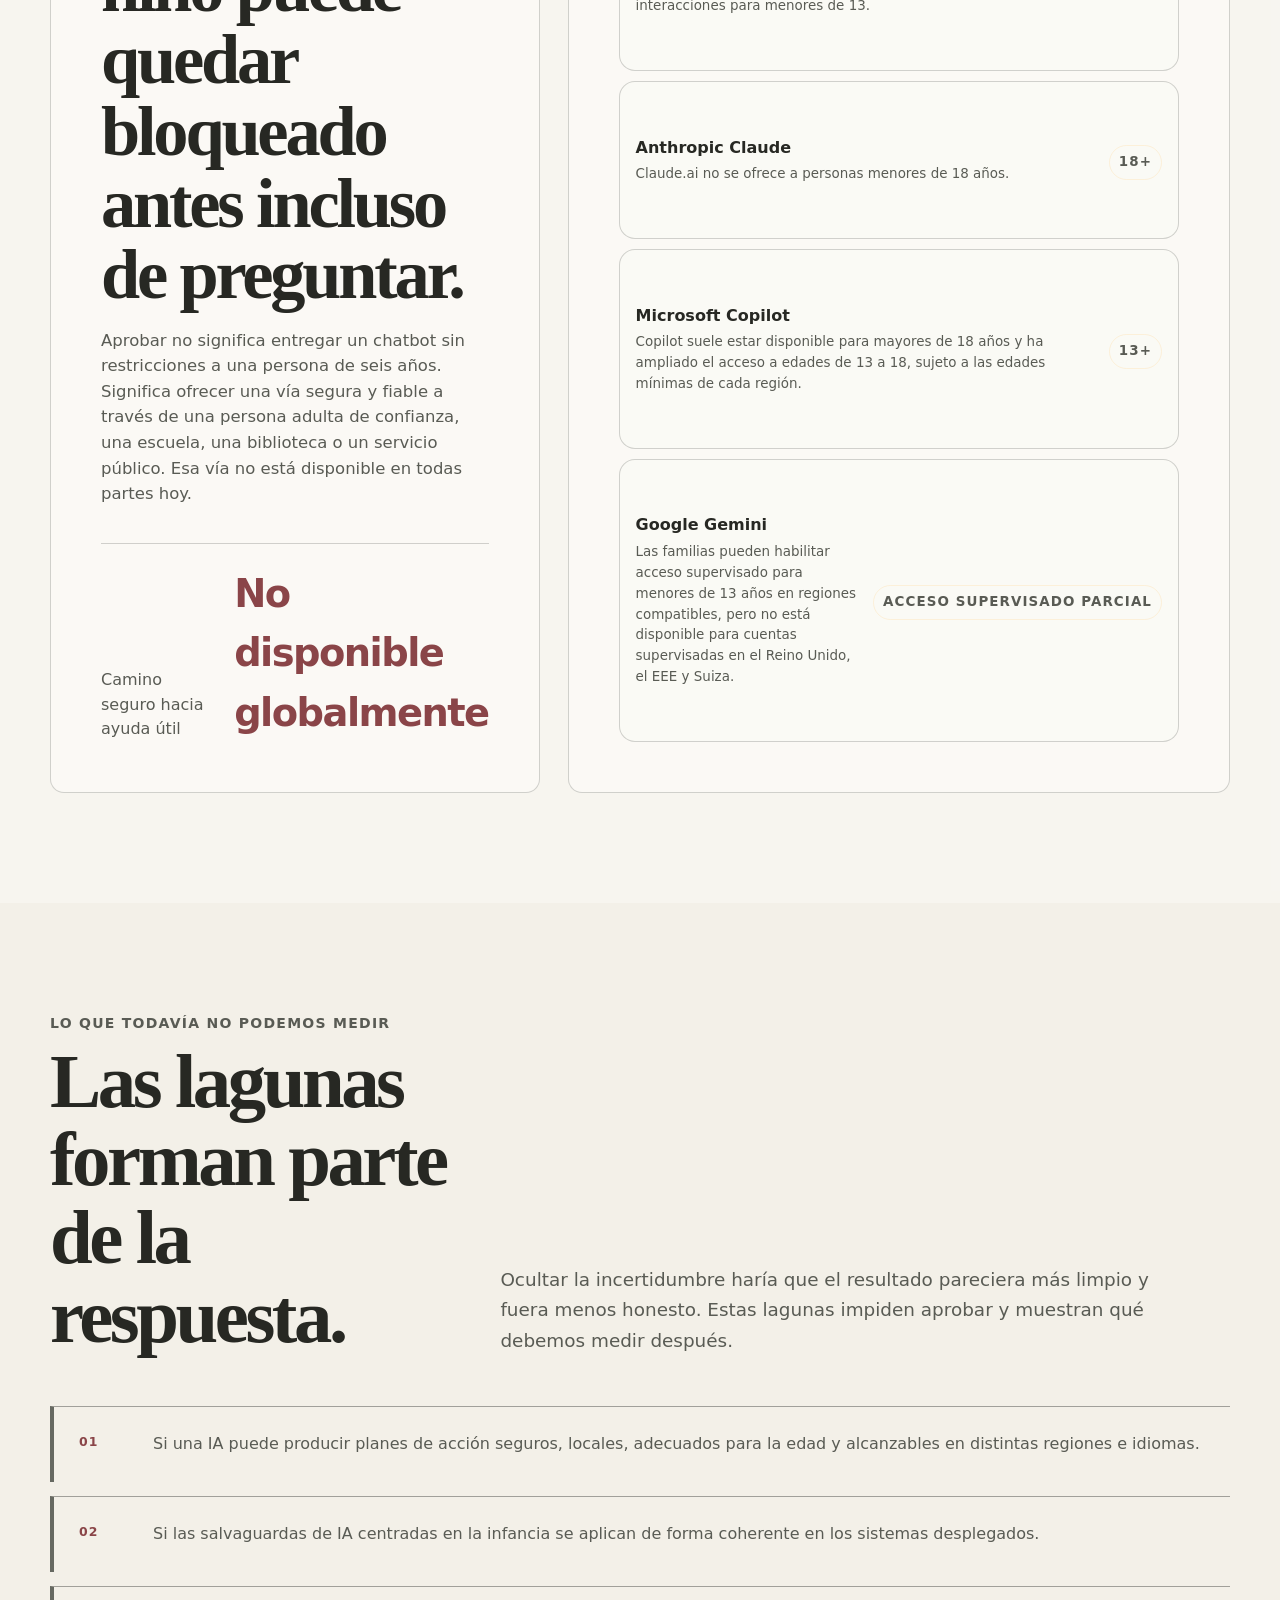
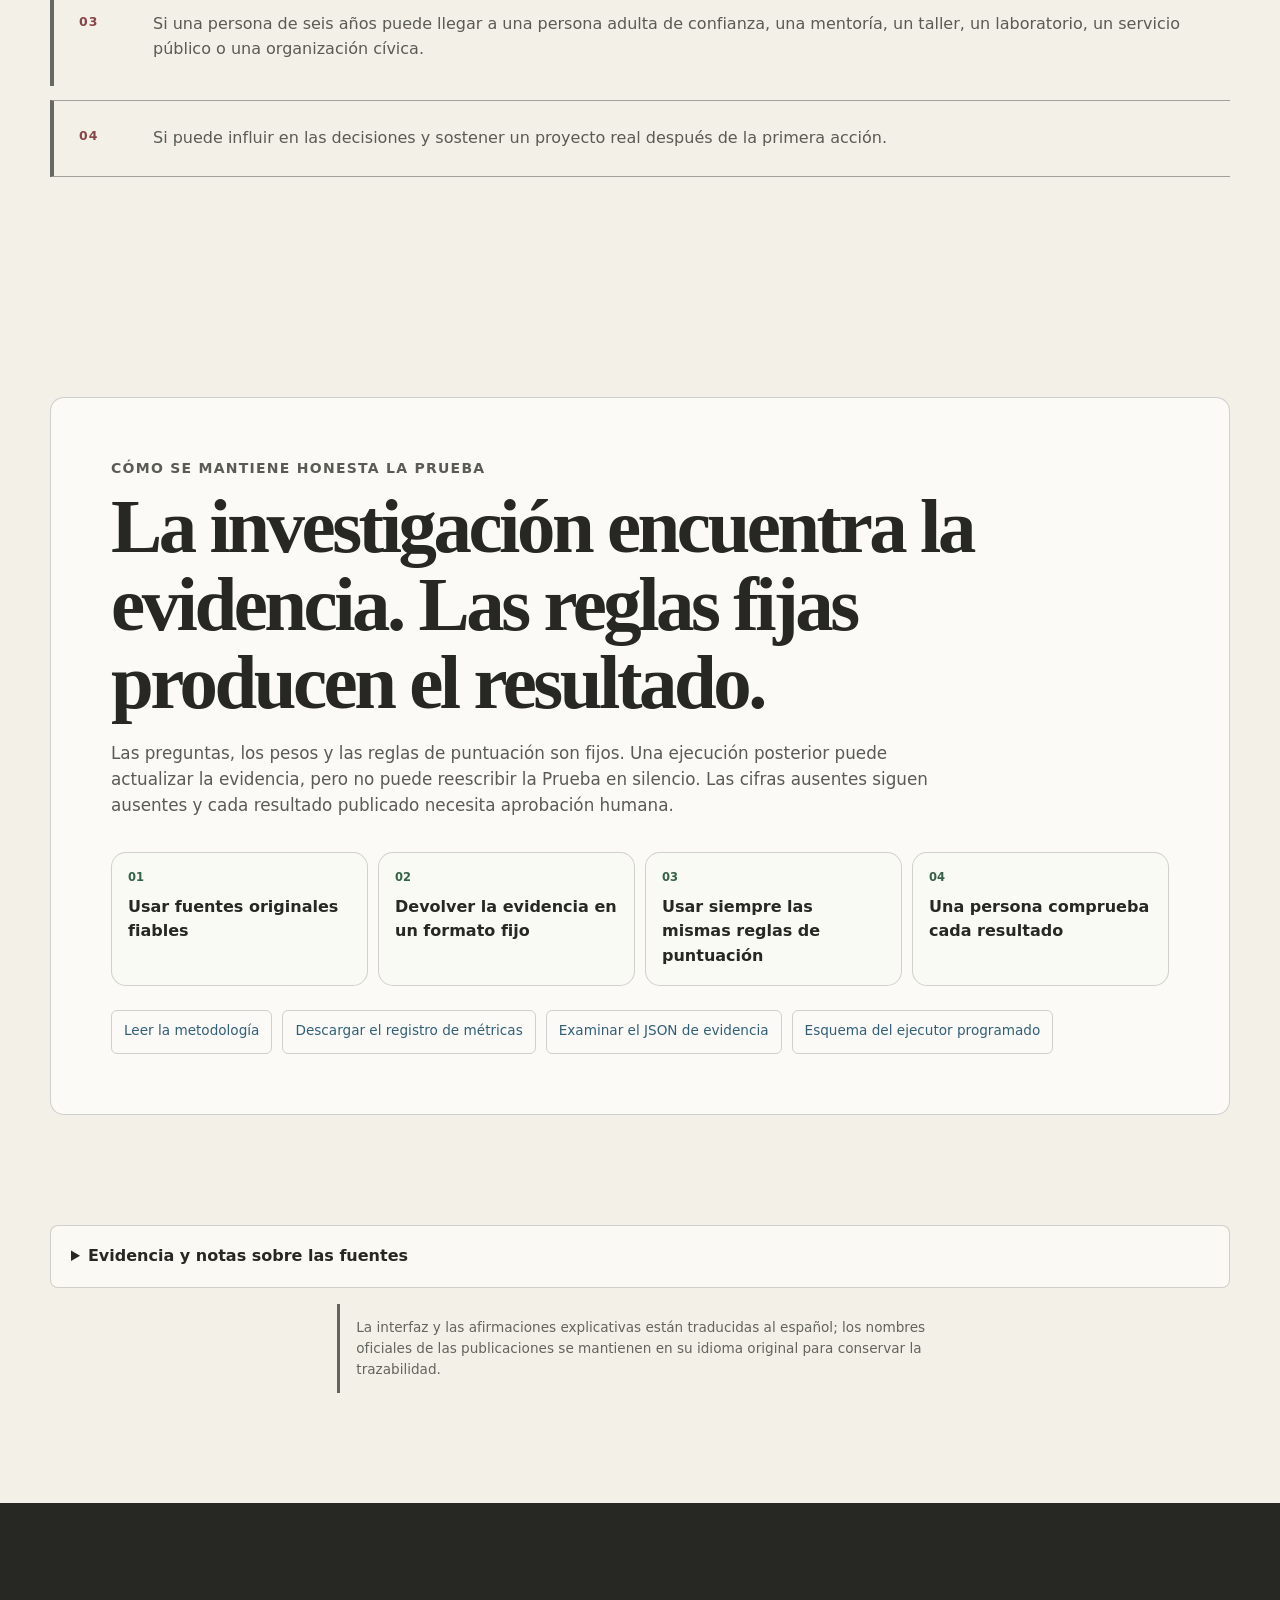
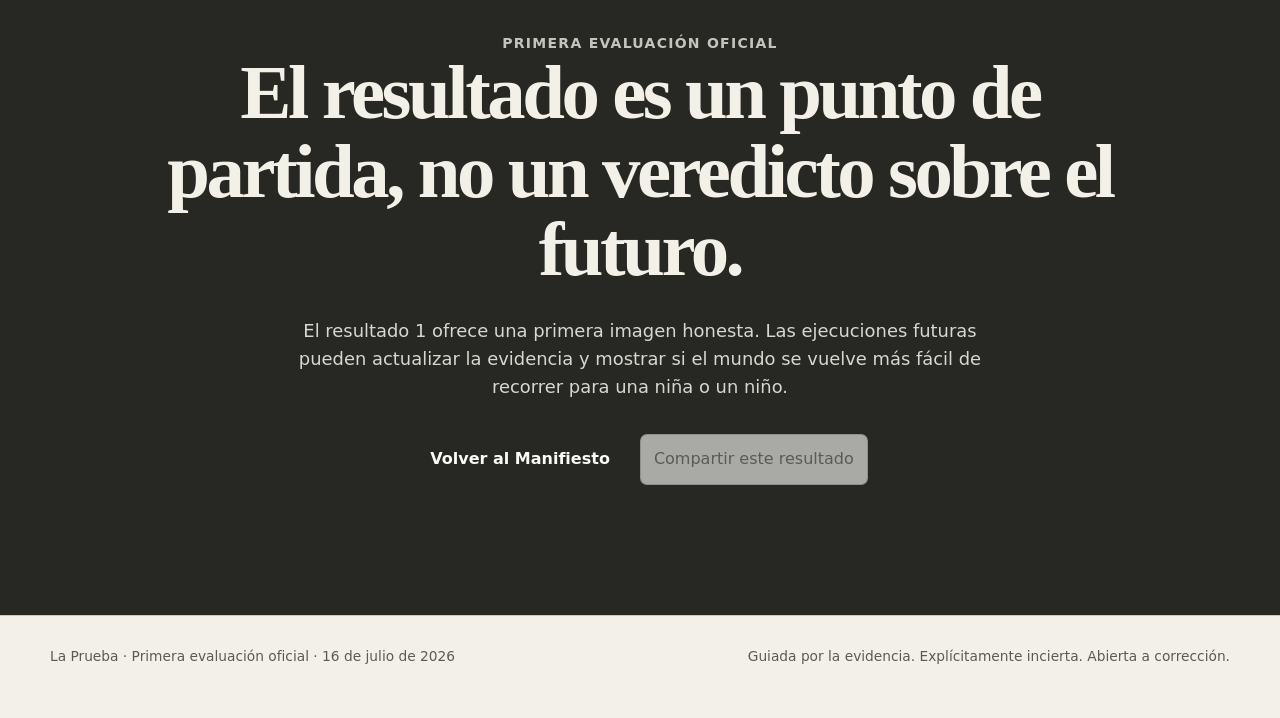
<file: es/test.html>
<!doctype html>
<html lang="es" dir="ltr">
<head>
  <meta charset="utf-8" />
  <meta name="viewport" content="width=device-width, initial-scale=1, viewport-fit=cover" />
  <meta name="description" content="Resultado oficial 1 de la Prueba de los Seis Años: ¿puede el mundo actual convertir la inteligencia avanzada en capacidad real para una niña o un niño corriente?" />
  <meta name="theme-color" content="#f3f0e8" />
  <meta property="og:title" content="Resultado actual de la Prueba de los Seis Años" />
  <meta property="og:description" content="Una auditoría fechada y respaldada por evidencia sobre si la inteligencia puede convertirse en capacidad real para una niña o un niño corriente." />
  <meta property="og:type" content="website" />
  <meta property="og:locale" content="es_ES" />
  <meta property="og:locale:alternate" content="en_GB" />
  <link rel="alternate" hreflang="en-GB" href="/test" />
  <link rel="alternate" hreflang="es" href="/es/test" />
  <link rel="alternate" hreflang="x-default" href="/test" />
  <title>Resultado actual · El Manifiesto de los Seis Años</title>
  <link rel="stylesheet" href="/styles/manifesto.css" />
  <link rel="stylesheet" href="/styles/test.css" />
  <link rel="stylesheet" href="/styles/public-handbook.css" />
  <link rel="stylesheet" href="/styles/softening-pass.css" />
  <link rel="stylesheet" href="/styles/localisation.css" />
  <script src="/scripts/test-es.js" defer></script>
</head>
<body class="test-page">
  <a class="skip-link" href="#main-content">Saltar al contenido principal</a>
  <div class="noise" aria-hidden="true"></div>

  <svg class="icon-library" aria-hidden="true">
    <symbol id="icon-ask" viewBox="0 0 32 32"><path d="M5 6.5h22v15H15l-6.5 5v-5H5z"/><path d="M11 12h10M11 16h7"/></symbol>
    <symbol id="icon-understand" viewBox="0 0 32 32"><path d="M4 7.5c5-1.5 9-.7 12 2.2v16c-3-2.8-7-3.6-12-2.1zM28 7.5c-5-1.5-9-.7-12 2.2v16c3-2.8 7-3.6 12-2.1z"/></symbol>
    <symbol id="icon-help" viewBox="0 0 32 32"><path d="M5 25h22M8 25V8h16v17M12 21l8-9M12 12h8v8"/></symbol>
    <symbol id="icon-try" viewBox="0 0 32 32"><path d="M7 25h18M10 25l2-11h8l2 11M13 14V8h6v6M14 19h4"/></symbol>
    <symbol id="icon-build" viewBox="0 0 32 32"><path d="M5 24h22M8 24V13l8-5 8 5v11M13 24v-6h6v6"/><path d="M7 8l4 4M25 8l-4 4"/></symbol>
    <symbol id="icon-participate" viewBox="0 0 32 32"><path d="M6 25V10h14v15M20 14h6v11M10 15h6M10 19h6"/><path d="M22 8l4 3-4 3"/></symbol>
  </svg>

  <nav class="nav" aria-label="Navegación principal">
    <div class="wrap nav-inner">
      <a class="brand" href="/es/" aria-label="Volver al Manifiesto de los Seis Años">
        <span class="brand-mark" aria-hidden="true"></span>
        <span>El Manifiesto de los Seis Años</span>
      </a>
      <div class="nav-links nav-links-desktop">
        <a href="#start-here">Empieza aquí</a>
        <a href="#child-path">El camino infantil</a>
        <a href="#dimensions">Las medidas</a>
        <a href="#evidence">Evidencia</a>
        <a href="/es/">Manifiesto</a>
      </div>
      <div class="language-switcher" aria-label="Idioma">
        <a href="/test" lang="en">English</a>
        <span aria-current="page">Español</span>
      </div>
      <details class="contents-menu">
        <summary>Contenido</summary>
        <div>
          <a href="#start-here">Empieza aquí</a>
          <a href="#child-path">El camino infantil</a>
          <a href="#dimensions">Las medidas</a>
          <a href="#pathway">El recorrido de la evidencia</a>
          <a href="#access-gate">La primera puerta cerrada</a>
          <a href="#unknowns">Lo que sigue sin saberse</a>
          <a href="#methodology">Cómo funciona la Prueba</a>
          <a href="/es/">Volver al Manifiesto</a>
        </div>
      </details>
    </div>
  </nav>

  <main id="main-content">
    <header class="test-hero">
      <div class="wrap test-hero-grid">
        <div class="test-intro">
          <div class="eyebrow">Prueba de los Seis Años · Resultado oficial 1</div>
          <h1>Todavía no.</h1>
          <p class="test-deck" id="verdict-summary">
            Una niña o un niño suele poder obtener una respuesta. El camino fiable desde esa respuesta hasta la acción en el mundo real sigue roto, es desigual o se desconoce.
          </p>

          <div class="run-controls">
            <button class="primary-button" type="button" data-run-test>Ver el resultado actual</button>
            <a class="ghost-button" href="#methodology">Cómo funciona la Prueba</a>
          </div>

          <div class="safe-run-banner" data-safe-run-banner tabindex="-1">
            <span class="safe-run-pulse" aria-hidden="true"></span>
            <div>
              <strong>Mostrando el resultado oficial actual</strong>
              <span>Evidencia comprobada el <time data-safe-date>16 jul 2026</time>. Próxima actualización posible el <time data-next-date>16 oct 2026</time>.</span>
            </div>
          </div>
        </div>

        <aside class="result-note" data-score-orb aria-label="Resumen del resultado oficial 1">
          <div class="result-stamp">Resultado oficial 1</div>
          <p class="result-question">¿Puede una niña o un niño corriente convertir una respuesta en un siguiente paso real?</p>
          <p class="result-verdict" id="verdict-title">El mundo no supera la prueba.</p>
          <dl class="result-facts">
            <div><dt>Condiciones medidas</dt><dd><strong data-overall-score>64</strong><span>/ 100</span></dd></div>
            <div><dt>Confianza</dt><dd>Media</dd></div>
            <div><dt>Aún sin medir</dt><dd>3 de 8</dd></div>
            <div><dt>Camino seguro para la infancia</dt><dd>No es mundial</dd></div>
          </dl>
          <p class="result-caveat">La puntuación cubre cinco áreas medibles o indirectas. No es una puntuación de capacidad de extremo a extremo.</p>
        </aside>
      </div>
    </header>

    <section id="start-here" class="start-here-section test-start-here">
      <div class="wrap">
        <div class="reading-label reveal">El resultado en dos minutos</div>
        <div class="start-here-grid reveal">
          <div class="start-statement"><span>01</span><h2>La respuesta está cada vez más disponible.</h2><p>Las redes, la educación y las herramientas inteligentes llegan a más personas que antes, aunque el acceso y la calidad siguen siendo profundamente desiguales.</p></div>
          <div class="start-statement"><span>02</span><h2>El camino hacia la acción es el punto débil.</h2><p>Personas adultas de confianza, mentorías, talleres, laboratorios, dinero e instituciones públicas no están conectados de forma fiable con la respuesta.</p></div>
          <div class="start-statement"><span>03</span><h2>La falta de evidencia impide aprobar.</h2><p>Todavía no podemos medir de forma defendible los caminos prácticos, la seguridad y los derechos, ni si una niña o un niño puede sostener e influir en una acción real.</p></div>
        </div>
        <div class="reading-routes reveal">
          <a href="#child-path"><strong>Seguir el camino infantil</strong><span>La visión más clara de lo que funciona y lo que se rompe</span></a>
          <a href="#dimensions"><strong>Explorar las medidas</strong><span>Ocho preguntas, incluidas tres incógnitas honestas</span></a>
          <a href="#methodology"><strong>Examinar el método</strong><span>Reglas fijas, fuentes primarias y datos sin procesar</span></a>
        </div>
      </div>
    </section>

    <section id="child-path" class="child-path-section">
      <div class="wrap">
        <div class="section-head reveal">
          <div><div class="kicker">El recorrido desde una pregunta hasta la capacidad de actuar</div><h2>Una respuesta debe sobrevivir al viaje hacia la vida real.</h2></div>
          <p class="section-intro">Los símbolos y las palabras llevan el significado. El color solo añade el estado de la evidencia: disponible, emergente, bloqueado o todavía desconocido.</p>
        </div>
        <ol class="child-path" aria-label="Seis etapas desde hacer una pregunta hasta participar en las decisiones">
          <li class="path-step reveal" data-state="available"><svg class="path-icon" aria-hidden="true"><use href="#icon-ask"></use></svg><span class="path-number">01</span><h3>¿Puedo preguntar?</h3><p>A menudo sí, pero no mediante una única vía segura y coherente en todo el mundo.</p><strong>Disponible de forma desigual</strong></li>
          <li class="path-step reveal" data-state="emerging"><svg class="path-icon" aria-hidden="true"><use href="#icon-understand"></use></svg><span class="path-number">02</span><h3>¿Puedo entender?</h3><p>El idioma, la alfabetización y el contexto local siguen limitando una comprensión útil.</p><strong>Emergente</strong></li>
          <li class="path-step reveal" data-state="blocked"><svg class="path-icon" aria-hidden="true"><use href="#icon-help"></use></svg><span class="path-number">03</span><h3>¿Puedo conseguir ayuda?</h3><p>El puente hacia una persona adulta de confianza, una mentoría o una institución pública no es fiable.</p><strong>Bloqueado en muchos lugares</strong></li>
          <li class="path-step reveal" data-state="unknown"><svg class="path-icon" aria-hidden="true"><use href="#icon-try"></use></svg><span class="path-number">04</span><h3>¿Puedo intentarlo?</h3><p>Ninguna prueba de referencia mundial comprueba todavía si el siguiente paso propuesto es práctico y alcanzable.</p><strong>Desconocido</strong></li>
          <li class="path-step reveal" data-state="unknown"><svg class="path-icon" aria-hidden="true"><use href="#icon-build"></use></svg><span class="path-number">05</span><h3>¿Puedo hacerlo real?</h3><p>El acceso a herramientas, dinero, talleres y apoyo sostenido no se mide de extremo a extremo.</p><strong>Desconocido</strong></li>
          <li class="path-step reveal" data-state="unknown"><svg class="path-icon" aria-hidden="true"><use href="#icon-participate"></use></svg><span class="path-number">06</span><h3>¿Puedo influir en lo que ocurre?</h3><p>Todavía no podemos medir si una niña o un niño puede influir en las decisiones y mantener vivo un proyecto.</p><strong>Desconocido</strong></li>
        </ol>
      </div>
    </section>

    <section id="dimensions">
      <div class="wrap">
        <div class="section-head reveal">
          <div>
            <div class="kicker">Ocho preguntas bajo el resultado</div>
            <h2>Dónde puede avanzar una niña o un niño y dónde queda atrapado.</h2>
          </div>
          <p class="section-intro">
            Las cifras medidas describen las condiciones alrededor de una niña o un niño. No predicen su futuro. Abre cada pregunta para ver el resumen de la evidencia.
          </p>
        </div>
        <div class="dimension-orbit" data-dimensions aria-busy="true"></div>
        <p class="visually-hidden" data-load-status role="status" aria-live="polite"></p>
      </div>
    </section>

    <section id="pathway" class="pathway-section">
      <div class="wrap">
        <div class="section-head reveal">
          <div>
            <div class="kicker">El recorrido de la evidencia</div>
            <h2>Saber qué hacer no equivale a poder hacerlo.</h2>
          </div>
          <p class="section-intro">
            Estas cifras describen grupos, años y lugares distintos. Se colocan juntas para revelar puntos débiles. No son el recorrido de una única persona.
          </p>
        </div>

        <div class="checkpoint-frame reveal">
          <div class="checkpoint-axis" aria-hidden="true"><span>100</span><span>75</span><span>50</span><span>25</span><span>0</span></div>
          <div class="checkpoint-list" data-checkpoints></div>
        </div>
        <p class="method-warning reveal" data-pathway-warning></p>
      </div>
    </section>

    <section id="callouts">
      <div class="wrap">
        <div class="section-head reveal">
          <div>
            <div class="kicker">Lo que encontró el resultado 1</div>
            <h2>Las mayores rupturas no están en la respuesta.</h2>
          </div>
          <p class="section-intro">
            Estos hallazgos proceden de la evidencia publicada. Las ejecuciones posteriores pueden cambiar las cifras manteniendo las mismas preguntas y reglas.
          </p>
        </div>
        <div class="callout-grid" data-callouts></div>
      </div>
    </section>

    <section id="access-gate" class="gate-section">
      <div class="wrap gate-layout">
        <article class="gate-copy reveal">
          <div class="kicker">La primera puerta cerrada</div>
          <h2>Una niña o un niño puede quedar bloqueado antes incluso de preguntar.</h2>
          <p>
            Aprobar no significa entregar un chatbot sin restricciones a una persona de seis años. Significa ofrecer una vía segura y fiable a través de una persona adulta de confianza, una escuela, una biblioteca o un servicio público. Esa vía no está disponible en todas partes hoy.
          </p>
          <div class="gate-verdict"><span>Camino seguro hacia ayuda útil</span><strong>No supera</strong></div>
        </article>
        <div class="provider-gates reveal" data-provider-gates></div>
      </div>
    </section>

    <section id="unknowns">
      <div class="wrap">
        <div class="section-head reveal">
          <div>
            <div class="kicker">Lo que todavía no podemos medir</div>
            <h2>Las lagunas forman parte de la respuesta.</h2>
          </div>
          <p class="section-intro">
            Ocultar la incertidumbre haría que el resultado pareciera más limpio y fuera menos honesto. Estas lagunas impiden aprobar y muestran qué debemos medir después.
          </p>
        </div>
        <div class="unknown-grid" data-unknowns></div>
      </div>
    </section>

    <section id="methodology">
      <div class="wrap">
        <div class="method-panel reveal">
          <div>
            <div class="kicker">Cómo se mantiene honesta la Prueba</div>
            <h2>La investigación encuentra la evidencia. Las reglas fijas producen el resultado.</h2>
            <p>
              Las preguntas, los pesos y las reglas de puntuación son fijos. Una ejecución posterior puede actualizar la evidencia, pero no puede reescribir la Prueba en silencio. Las cifras ausentes siguen ausentes y cada resultado publicado necesita aprobación humana.
            </p>
          </div>
          <div class="method-rules">
            <div><b>01</b><span>Usar fuentes originales fiables</span></div>
            <div><b>02</b><span>Devolver la evidencia en un formato fijo</span></div>
            <div><b>03</b><span>Usar siempre las mismas reglas de puntuación</span></div>
            <div><b>04</b><span>Una persona comprueba cada resultado</span></div>
          </div>
          <div class="method-links">
            <a href="/docs/six-year-old-test-methodology.md">Leer la metodología</a>
            <a href="/data/test/metric-registry.json">Descargar el registro de métricas</a>
            <a href="/data/test/evidence-ledger.json">Examinar el JSON de evidencia</a>
            <a href="/data/test/quarterly-run.schema.json">Esquema del ejecutor programado</a>
          </div>
        </div>
      </div>
    </section>

    <section id="evidence" class="sources-section">
      <div class="wrap">
        <details class="reveal source-disclosure">
          <summary>Evidencia y notas sobre las fuentes</summary>
          <div class="source-ledger" data-source-ledger></div>
        </details>
        <p class="locale-note">La interfaz y las afirmaciones explicativas están traducidas al español; los nombres oficiales de las publicaciones se mantienen en su idioma original para conservar la trazabilidad.</p>
      </div>
    </section>

    <section class="cta">
      <div class="wrap reveal">
        <div class="kicker">Resultado oficial 1</div>
        <h2>El resultado es un punto de partida, no un veredicto sobre el futuro.</h2>
        <p>El resultado 1 ofrece una primera imagen honesta. Las ejecuciones futuras pueden actualizar la evidencia y mostrar si el mundo se vuelve más fácil de recorrer para una niña o un niño.</p>
        <div class="cta-actions">
          <a class="primary-button" href="/es/">Volver al Manifiesto</a>
          <button class="ghost-button" data-share type="button">Compartir este resultado</button>
        </div>
      </div>
    </section>
  </main>

  <div class="run-toast" data-run-toast role="status" aria-live="polite">Resultado oficial actual cargado.</div>

  <footer>
    <div class="wrap footer-grid">
      <span>La Prueba de los Seis Años · Resultado oficial 1 · 16 de julio de 2026</span>
      <span>Guiada por la evidencia. Explícitamente incierta. Abierta a corrección.</span>
    </div>
  </footer>
</body>
</html>
</file>
<file: styles/manifesto.css>
:root {
  --ink: #f5f1e8;
  --muted: #aaa79f;
  --dim: #767570;
  --bg: #0b0d12;
  --panel: rgba(255, 255, 255, 0.055);
  --panel-strong: rgba(255, 255, 255, 0.085);
  --line: rgba(255, 255, 255, 0.13);
  --green: #b9f7c7;
  --blue: #9dd8ff;
  --amber: #ffd48f;
  --pink: #ffb7d5;
  --max: 1180px;
  --radius: 24px;
  --shadow: 0 28px 90px rgba(0, 0, 0, 0.33);
}

* { box-sizing: border-box; }
html { scroll-behavior: smooth; }
body {
  margin: 0;
  color: var(--ink);
  background:
    radial-gradient(circle at 82% 4%, rgba(99, 205, 255, 0.14), transparent 28rem),
    radial-gradient(circle at 12% 24%, rgba(185, 247, 199, 0.1), transparent 27rem),
    radial-gradient(circle at 72% 58%, rgba(255, 183, 213, 0.07), transparent 35rem),
    var(--bg);
  font-family: Inter, ui-sans-serif, system-ui, -apple-system, BlinkMacSystemFont, "Segoe UI", sans-serif;
  line-height: 1.55;
  overflow-x: hidden;
}
a { color: inherit; }
button { font: inherit; }
strong { color: #fff; }

.noise {
  position: fixed;
  inset: 0;
  pointer-events: none;
  opacity: 0.035;
  z-index: 99;
  background-image: url("data:image/svg+xml,%3Csvg viewBox='0 0 180 180' xmlns='http://www.w3.org/2000/svg'%3E%3Cfilter id='n'%3E%3CfeTurbulence type='fractalNoise' baseFrequency='.9' numOctaves='3' stitchTiles='stitch'/%3E%3C/filter%3E%3Crect width='100%25' height='100%25' filter='url(%23n)' opacity='.55'/%3E%3C/svg%3E");
}
.wrap { width: min(calc(100% - 32px), var(--max)); margin-inline: auto; }

.nav {
  position: sticky;
  top: 0;
  z-index: 20;
  backdrop-filter: blur(18px);
  -webkit-backdrop-filter: blur(18px);
  background: rgba(11, 13, 18, 0.72);
  border-bottom: 1px solid rgba(255, 255, 255, 0.08);
}
.nav-inner { min-height: 68px; display: flex; align-items: center; justify-content: space-between; gap: 16px; }
.brand { display: flex; align-items: center; gap: 11px; font-size: 0.9rem; letter-spacing: 0.04em; text-transform: uppercase; font-weight: 800; text-decoration: none; }
.brand-mark { width: 33px; aspect-ratio: 1; border: 1px solid rgba(255, 255, 255, 0.35); border-radius: 50%; display: grid; place-items: center; position: relative; flex: 0 0 auto; }
.brand-mark::before, .brand-mark::after { content: ""; position: absolute; border-radius: 50%; border: 1px solid rgba(157, 216, 255, 0.65); }
.brand-mark::before { width: 15px; height: 15px; }
.brand-mark::after { width: 4px; height: 4px; background: var(--green); border: 0; }
.nav-links { display: flex; align-items: center; gap: 8px; }
.nav-links a, .ghost-button { border: 1px solid var(--line); color: var(--muted); text-decoration: none; border-radius: 999px; padding: 9px 13px; background: rgba(255, 255, 255, 0.025); transition: color .2s ease, border-color .2s ease, transform .2s ease; cursor: pointer; }
.nav-links a:hover, .ghost-button:hover { color: #fff; border-color: rgba(255, 255, 255, 0.32); transform: translateY(-1px); }

.hero { min-height: 90vh; display: grid; align-items: center; padding: 96px 0 72px; position: relative; }
.hero-grid { display: grid; grid-template-columns: minmax(0, 1.2fr) minmax(320px, .8fr); gap: clamp(40px, 8vw, 110px); align-items: center; }
.eyebrow { display: inline-flex; align-items: center; gap: 9px; color: var(--green); text-transform: uppercase; font-size: .78rem; letter-spacing: .15em; font-weight: 850; margin-bottom: 22px; }
.eyebrow::before { content: ""; width: 26px; height: 1px; background: currentColor; }
h1 { margin: 0; max-width: 920px; font-size: clamp(3.25rem, 9vw, 8.4rem); line-height: .86; letter-spacing: -.072em; font-weight: 880; }
h1 span { display: block; color: transparent; -webkit-text-stroke: 1px rgba(255, 255, 255, .45); }
.hero-copy { max-width: 720px; font-size: clamp(1.05rem, 2vw, 1.35rem); color: var(--muted); margin: 30px 0 0; }
.hero-actions { display: flex; flex-wrap: wrap; gap: 12px; margin-top: 34px; }
.test-run-status { display: flex; align-items: center; gap: 8px; margin: 16px 0 0; color: var(--dim); font-size: .82rem; }
.test-run-status span { width: 7px; height: 7px; border-radius: 50%; background: var(--green); box-shadow: 0 0 14px rgba(185,247,199,.55); flex: 0 0 auto; }
.primary-button { border: 0; border-radius: 999px; padding: 13px 18px; color: #09100b; background: var(--green); text-decoration: none; font-weight: 850; box-shadow: 0 10px 35px rgba(185, 247, 199, .13); transition: transform .2s ease, box-shadow .2s ease; cursor: pointer; }
.primary-button:hover { transform: translateY(-2px); box-shadow: 0 14px 42px rgba(185, 247, 199, .2); }

.clock-scene { min-height: 470px; display: grid; place-items: center; position: relative; isolation: isolate; }
.orbit, .orbit::before, .orbit::after { position: absolute; border: 1px solid rgba(255, 255, 255, .11); border-radius: 50%; }
.orbit { width: min(100%, 440px); aspect-ratio: 1; animation: rotate 30s linear infinite; }
.orbit::before { content: ""; inset: 12%; border-color: rgba(157, 216, 255, .18); }
.orbit::after { content: ""; inset: 27%; border-color: rgba(185, 247, 199, .22); }
.dot { position: absolute; border-radius: 50%; box-shadow: 0 0 20px currentColor; }
.dot.one { width: 9px; height: 9px; color: var(--blue); background: currentColor; top: 10%; left: 47%; }
.dot.two { width: 7px; height: 7px; color: var(--green); background: currentColor; bottom: 17%; left: 12%; }
.dot.three { width: 5px; height: 5px; color: var(--pink); background: currentColor; top: 37%; right: 4%; }
.clock { width: min(74vw, 260px); aspect-ratio: 1; border: 1px solid rgba(255, 255, 255, .22); border-radius: 50%; background: radial-gradient(circle at 40% 35%, rgba(255,255,255,.11), rgba(255,255,255,.025) 55%, rgba(0,0,0,.2)); box-shadow: inset 0 0 60px rgba(157, 216, 255, .05), var(--shadow); position: relative; display: grid; place-items: center; z-index: 2; }
.clock::before { content: ""; position: absolute; width: 2px; height: 34%; background: var(--ink); transform-origin: 50% 100%; transform: translateY(-49%) rotate(36deg); border-radius: 5px; }
.clock::after { content: ""; position: absolute; width: 2px; height: 24%; background: var(--green); transform-origin: 50% 100%; transform: translateY(-49%) rotate(142deg); border-radius: 5px; }
.clock-core { width: 12px; height: 12px; border-radius: 50%; background: #fff; box-shadow: 0 0 20px rgba(255,255,255,.7); z-index: 3; }
.question-card { position: absolute; right: -12px; bottom: 38px; width: min(290px, 80vw); padding: 18px; border: 1px solid var(--line); border-radius: 19px; background: rgba(16,19,26,.86); backdrop-filter: blur(14px); -webkit-backdrop-filter: blur(14px); box-shadow: var(--shadow); z-index: 4; }
.question-card small { display: block; color: var(--dim); text-transform: uppercase; letter-spacing: .13em; font-weight: 800; margin-bottom: 7px; }
.question-card p { margin: 0; font-size: 1.12rem; line-height: 1.35; }

section { padding: 100px 0; }
.section-head { display: grid; grid-template-columns: .72fr 1.28fr; gap: 40px; margin-bottom: 50px; align-items: end; }
.kicker { color: var(--green); text-transform: uppercase; letter-spacing: .15em; font-size: .76rem; font-weight: 850; }
h2 { margin: 8px 0 0; font-size: clamp(2.2rem, 6vw, 5.3rem); line-height: .95; letter-spacing: -.055em; }
.section-intro { color: var(--muted); font-size: 1.15rem; max-width: 700px; margin: 0; }

.test { border: 1px solid var(--line); border-radius: calc(var(--radius) + 8px); background: linear-gradient(140deg, rgba(185,247,199,.08), rgba(157,216,255,.035) 50%, rgba(255,255,255,.03)); padding: clamp(26px, 6vw, 70px); box-shadow: var(--shadow); position: relative; overflow: hidden; }
.test::after { content: "6"; position: absolute; font-size: clamp(15rem, 40vw, 34rem); line-height: .7; font-weight: 900; right: -5%; bottom: -7%; color: rgba(255,255,255,.022); pointer-events: none; }
.test blockquote { margin: 0; max-width: 900px; font-size: clamp(1.75rem, 4vw, 3.8rem); line-height: 1.12; letter-spacing: -.035em; font-weight: 720; position: relative; z-index: 1; }
.test blockquote em { color: var(--green); font-style: normal; }
.test p { color: var(--muted); max-width: 760px; margin: 30px 0 0; font-size: 1.08rem; position: relative; z-index: 1; }

.pillars { display: grid; grid-template-columns: repeat(4, 1fr); gap: 14px; }
.pillar { min-height: 280px; display: flex; flex-direction: column; justify-content: space-between; padding: 24px; border: 1px solid var(--line); border-radius: var(--radius); background: var(--panel); transition: transform .22s ease, border-color .22s ease, background .22s ease; }
.pillar:hover { transform: translateY(-4px); border-color: rgba(255,255,255,.28); background: var(--panel-strong); }
.pillar-num { color: var(--dim); font-variant-numeric: tabular-nums; font-size: .82rem; }
.pillar h3 { margin: 42px 0 10px; font-size: 1.4rem; line-height: 1.1; letter-spacing: -.025em; }
.pillar p { margin: 0; color: var(--muted); font-size: .96rem; }

.architecture { display: grid; grid-template-columns: repeat(3, 1fr); gap: 18px; }
.architecture-card { border-radius: var(--radius); padding: 28px; border: 1px solid var(--line); background: rgba(255,255,255,.035); position: relative; overflow: hidden; }
.architecture-card::before { content: ""; display: block; width: 44px; height: 4px; border-radius: 10px; background: var(--blue); margin-bottom: 70px; }
.architecture-card:nth-child(2)::before { background: var(--amber); }
.architecture-card:nth-child(3)::before { background: var(--green); }
.architecture-card h3 { font-size: 1.65rem; line-height: 1.12; margin: 0 0 13px; letter-spacing: -.03em; }
.architecture-card p { color: var(--muted); margin: 0; }
.architecture-card ul { margin: 22px 0 0; padding: 0; list-style: none; }
.architecture-card li { padding: 8px 0 8px 20px; color: #d9d6cf; border-top: 1px solid rgba(255,255,255,.08); position: relative; }
.architecture-card li::before { content: "↳"; position: absolute; left: 0; color: var(--dim); }

.foundry { display: grid; grid-template-columns: .82fr 1.18fr; gap: 28px; align-items: stretch; }
.foundry-copy, .foundry-loop { border: 1px solid var(--line); border-radius: calc(var(--radius) + 5px); background: var(--panel); padding: clamp(26px, 5vw, 50px); }
.foundry-copy h3 { font-size: clamp(2rem, 4vw, 3.8rem); line-height: .97; letter-spacing: -.05em; margin: 0 0 24px; }
.foundry-copy p { color: var(--muted); }
.foundry-rule { border-left: 3px solid var(--green); padding-left: 18px; color: #fff !important; font-size: 1.14rem; margin-top: 30px !important; }
.loop-list { display: grid; gap: 8px; counter-reset: flow; }
.loop-item { counter-increment: flow; display: grid; grid-template-columns: 38px 1fr; gap: 14px; align-items: center; padding: 12px; border: 1px solid rgba(255,255,255,.09); border-radius: 15px; background: rgba(0,0,0,.14); }
.loop-item::before { content: counter(flow, decimal-leading-zero); color: var(--green); font-size: .76rem; font-weight: 850; letter-spacing: .08em; }
.loop-item span { color: #e6e3dc; }
.mission { margin-top: 18px; border: 1px solid rgba(255,212,143,.27); border-radius: var(--radius); padding: 25px; background: rgba(255,212,143,.055); }
.mission small { color: var(--amber); text-transform: uppercase; letter-spacing: .13em; font-weight: 850; }
.mission h4 { margin: 8px 0 10px; font-size: 1.4rem; }
.mission p { margin: 0; color: var(--muted); }

.evidence-grid { display: grid; grid-template-columns: repeat(3, 1fr); gap: 14px; }
.evidence-card { border: 1px solid var(--line); border-radius: var(--radius); padding: 23px; background: rgba(255,255,255,.035); display: flex; flex-direction: column; min-height: 250px; }
.status { align-self: flex-start; border: 1px solid var(--line); border-radius: 999px; padding: 5px 9px; color: var(--muted); font-size: .72rem; text-transform: uppercase; letter-spacing: .1em; font-weight: 800; }
.status.live { color: var(--green); border-color: rgba(185,247,199,.3); }
.status.pressure { color: var(--amber); border-color: rgba(255,212,143,.3); }
.status.risk { color: var(--pink); border-color: rgba(255,183,213,.3); }
.evidence-card h3 { margin: 28px 0 10px; font-size: 1.32rem; line-height: 1.15; }
.metric { font-size: clamp(2rem, 5vw, 3.8rem); line-height: .95; letter-spacing: -.05em; margin: 0 0 14px; font-weight: 820; }
.evidence-card p { color: var(--muted); margin: 0 0 20px; }
.evidence-card a { color: #ddd9d0; margin-top: auto; font-size: .86rem; text-underline-offset: 4px; overflow-wrap: anywhere; }

.risks { display: grid; grid-template-columns: 1fr 1fr; gap: 16px; }
.risk-list, .counter-list { border: 1px solid var(--line); border-radius: var(--radius); padding: 28px; background: rgba(255,255,255,.035); }
.risk-list h3, .counter-list h3 { margin: 0 0 22px; font-size: 1.6rem; }
.risk-row { display: grid; grid-template-columns: 28px 1fr; gap: 12px; padding: 14px 0; border-top: 1px solid rgba(255,255,255,.085); }
.risk-row:first-of-type { border-top: 0; }
.risk-row b { color: var(--pink); }
.counter-list .risk-row b { color: var(--green); }
.risk-row p { margin: 0; color: var(--muted); }

.scoreboard { border: 1px solid var(--line); border-radius: calc(var(--radius) + 5px); background: linear-gradient(135deg, rgba(157,216,255,.07), rgba(185,247,199,.045)); padding: clamp(28px, 6vw, 60px); }
.scoreboard h3 { font-size: clamp(2rem, 4.5vw, 4.2rem); line-height: 1; letter-spacing: -.05em; margin: 0 0 20px; }
.scoreboard > p { color: var(--muted); max-width: 780px; }
.score-grid { display: grid; grid-template-columns: repeat(4, 1fr); gap: 10px; margin-top: 32px; }
.score { padding: 17px; border: 1px solid rgba(255,255,255,.12); border-radius: 16px; background: rgba(0,0,0,.14); }
.score small { display: block; color: var(--dim); text-transform: uppercase; letter-spacing: .1em; font-weight: 800; margin-bottom: 8px; }
.score span { font-weight: 700; }

.cta { text-align: center; padding: 130px 0; }
.cta h2 { max-width: 950px; margin: 0 auto; }
.cta p { color: var(--muted); max-width: 720px; margin: 28px auto 0; font-size: 1.12rem; }
.cta-actions { margin-top: 34px; display: flex; justify-content: center; flex-wrap: wrap; gap: 12px; }
.sources-section { padding-top: 0; }
details { border: 1px solid var(--line); border-radius: 18px; background: rgba(255,255,255,.03); padding: 0 20px; }
summary { cursor: pointer; padding: 18px 0; font-weight: 760; }
details div { padding: 0 0 20px; color: var(--muted); }
.sources { display: grid; gap: 10px; }
.sources a { color: #dad6ce; overflow-wrap: anywhere; }
footer { padding: 30px 0 50px; color: var(--dim); font-size: .86rem; border-top: 1px solid rgba(255,255,255,.08); }
.footer-grid { display: flex; justify-content: space-between; gap: 20px; flex-wrap: wrap; }

.reveal { opacity: 0; transform: translateY(20px); transition: opacity .7s ease, transform .7s ease; }
.reveal.visible { opacity: 1; transform: none; }
@keyframes rotate { to { transform: rotate(360deg); } }

@media (max-width: 980px) {
  .hero-grid, .section-head, .foundry { grid-template-columns: 1fr; }
  .hero { padding-top: 68px; }
  .clock-scene { min-height: 390px; }
  .question-card { right: 0; }
  .pillars { grid-template-columns: repeat(2, 1fr); }
  .architecture, .evidence-grid { grid-template-columns: 1fr; }
  .architecture-card::before { margin-bottom: 38px; }
  .score-grid { grid-template-columns: repeat(2, 1fr); }
}

@media (max-width: 650px) {
  .wrap { width: min(calc(100% - 22px), var(--max)); }
  .nav-links a { display: none; }
  .hero { min-height: auto; padding: 72px 0 52px; }
  h1 { font-size: clamp(3.45rem, 19vw, 5.2rem); }
  h1 span { -webkit-text-stroke: .8px rgba(255,255,255,.45); }
  .hero-copy { font-size: 1rem; }
  .clock-scene { min-height: 340px; margin-top: 10px; }
  .orbit { width: 310px; max-width: 92vw; }
  .clock { width: 185px; }
  .question-card { bottom: 5px; width: 245px; padding: 15px; }
  section { padding: 72px 0; }
  .pillars, .risks { grid-template-columns: 1fr; }
  .pillar { min-height: 220px; }
  .score-grid { grid-template-columns: 1fr; }
  .cta { padding: 90px 0; }
  .nav-inner { min-height: 60px; }
  .brand { font-size: .76rem; }
}

@media (prefers-reduced-motion: reduce) {
  *, *::before, *::after { animation-duration: .01ms !important; animation-iteration-count: 1 !important; scroll-behavior: auto !important; transition-duration: .01ms !important; }
  .reveal { opacity: 1; transform: none; }
}
</file>
<file: styles/public-handbook.css>
:root {
  --ink: #272823;
  --muted: #595b54;
  --dim: #70726b;
  --bg: #f3f0e8;
  --paper: #fbfaf6;
  --panel: rgba(251,250,246,.9);
  --panel-strong: #fbfaf6;
  --line: rgba(39,40,35,.2);
  --line-strong: rgba(39,40,35,.4);

  /* Semantic Evidence Language */
  --evidence: #315f78;
  --available: #356348;
  --emerging: #8b5b25;
  --blocked: #8a4548;
  --unknown: #666961;

  /* Compatibility aliases for the older component stylesheet. */
  --blue: var(--evidence);
  --green: var(--available);
  --amber: var(--emerging);
  --pink: var(--blocked);

  --radius: 14px;
  --shadow: 0 16px 42px rgba(45,42,34,.08);
}

body {
  color: var(--ink);
  background: var(--bg);
  font-family: ui-sans-serif, system-ui, -apple-system, BlinkMacSystemFont, "Segoe UI", sans-serif;
}

strong { color: var(--ink); }
.noise { opacity: .012; mix-blend-mode: multiply; }

.nav {
  background: rgba(243,240,232,.95);
  border-bottom-color: var(--line);
  box-shadow: 0 2px 16px rgba(45,42,34,.035);
}
.brand { text-transform: none; letter-spacing: -.01em; font-family: Georgia, "Times New Roman", serif; font-size: 1rem; }
.brand-mark { border-color: var(--ink); border-radius: 4px; transform: rotate(-2deg); }
.brand-mark::before { border-color: var(--ink); border-radius: 50%; opacity: .55; }
.brand-mark::after { background: var(--ink); opacity: .72; }
.nav-links a, .ghost-button { background: rgba(251,250,246,.62); color: var(--muted); border-radius: 7px; }
.nav-links a:hover, .ghost-button:hover { color: var(--ink); border-color: var(--ink); }

.hero, .test-hero { min-height: auto; padding-top: clamp(80px, 11vw, 140px); }
.hero-grid, .test-hero-grid { align-items: start; }
.eyebrow, .kicker { color: var(--muted); letter-spacing: .09em; }
h1, h2, .test blockquote, .foundry-copy h3, .gate-copy h2, .method-panel h2, .cta h2 {
  font-family: Georgia, "Times New Roman", serif;
  font-weight: 600;
  letter-spacing: -.045em;
}
h1 { font-size: clamp(3.25rem, 8vw, 7.4rem); line-height: .94; }
h1 span { display: inline; color: var(--ink); -webkit-text-stroke: 0; text-decoration: underline; text-decoration-thickness: .09em; text-underline-offset: .11em; text-decoration-color: var(--line-strong); }
h2 { line-height: 1.02; }
.hero-copy, .test-deck, .section-intro { color: var(--muted); line-height: 1.65; }
.primary-button { color: var(--paper); background: var(--ink); border-radius: 7px; box-shadow: none; }
.primary-button:hover { background: #11120f; box-shadow: 0 8px 20px rgba(39,40,35,.14); }
.test-run-status span, .safe-run-pulse { box-shadow: none; background: var(--available); }

.clock-scene { min-height: 410px; place-items: start center; }
.orbit, .score-orbit { animation: none; border-style: dashed; border-color: var(--line-strong); }
.orbit::before, .orbit::after, .score-orbit::before, .score-orbit::after { border-style: dotted; border-color: var(--line); }
.dot, .score-dot { box-shadow: none; background: var(--unknown); }
.clock {
  border: 2px solid var(--ink);
  background: var(--paper);
  box-shadow: 8px 9px 0 rgba(39,40,35,.09);
}
.clock::before { background: var(--ink); }
.clock::after { background: var(--ink); opacity: .65; }
.clock-core { background: var(--ink); box-shadow: none; }
.question-card, .score-caption {
  background: var(--paper);
  color: var(--ink);
  border: 1px solid var(--ink);
  border-radius: 7px;
  box-shadow: 7px 8px 0 rgba(39,40,35,.08);
  backdrop-filter: none;
  -webkit-backdrop-filter: none;
  transform: rotate(-1deg);
}
.question-card small { color: var(--unknown); }
.question-card p { font-family: Georgia, "Times New Roman", serif; font-size: 1.35rem; }

section { padding: clamp(70px, 9vw, 110px) 0; }
.test, .pillar, .architecture-card, .foundry-copy, .foundry-loop, .evidence-card, .risk-list, .counter-list,
.scoreboard, .method-panel, .dimension-card, .checkpoint-frame, .callout-card, .gate-copy, .provider-gates,
.unknown-card, details {
  background: var(--panel);
  border-color: var(--line);
  border-radius: var(--radius);
  box-shadow: none;
}
.test { background: var(--paper); box-shadow: 10px 12px 0 rgba(39,40,35,.065); }
.test::after { color: rgba(39,40,35,.045); font-family: Georgia, serif; }
.test blockquote em { color: var(--ink); text-decoration: underline; text-decoration-color: var(--line-strong); }
.pillar:hover { transform: translateY(-2px); border-color: var(--line-strong); background: var(--paper); }
.pillar-num { color: var(--unknown); }
.architecture-card::before { margin-bottom: 38px; height: 3px; border-radius: 0; background: var(--ink); opacity: .2; }
.architecture-card li { color: var(--ink); border-top-color: var(--line); }
.foundry-rule, .mission { background: rgba(139,91,37,.075); border-color: rgba(139,91,37,.3); }
.foundry-rule, .foundry-rule strong { color: var(--ink) !important; }
.mission small { color: var(--emerging); }
.loop-item { background: rgba(39,40,35,.045); border-color: rgba(39,40,35,.11); }
.loop-item span { color: var(--ink); }
.loop-item::before { color: var(--unknown); }
.status { border-radius: 4px; font-weight: 750; }
.status.live { color: var(--available); background: rgba(53,99,72,.1); }
.status.pressure { color: var(--emerging); background: rgba(139,91,37,.11); }
.status.risk { color: var(--blocked); background: rgba(138,69,72,.11); }
.metric { color: var(--ink); font-family: Georgia, serif; }
.evidence-card a, .source-row a, .method-links a, .sources a { color: var(--evidence); text-decoration-color: rgba(49,95,120,.4); }
.evidence-card { border-left: 4px solid var(--line); }
.evidence-card:has(.status.live) { border-left-color: var(--available); }
.evidence-card:has(.status.pressure) { border-left-color: var(--emerging); }
.evidence-card:has(.status.risk) { border-left-color: var(--blocked); }
.score { background: rgba(39,40,35,.045); border-color: rgba(39,40,35,.11); }
.score span { color: var(--ink); }
.risk-row { border-top-color: var(--line); }
.cta { background: var(--ink); color: var(--bg); }
.cta .kicker { color: #c3c4bc; }
.cta p { color: #d7d6cf; }
.cta strong { color: #fff; }
footer { border-top-color: var(--line); color: var(--muted); }

/* Test page: colour appears only where it reports evidential state. */
.test-page { --danger: var(--blocked); --success: var(--available); --test-blue: var(--evidence); --test-amber: var(--emerging); --test-pink: var(--blocked); }
.test-hero::before { background: none; }
.score-orb { background: conic-gradient(var(--blocked) calc(var(--score) * 1%), rgba(39,40,35,.09) 0); box-shadow: none; }
.score-orb::before { background: var(--paper); border-color: var(--line); }
.score-orb strong { color: var(--ink); }
.score-caption p, .dimension-card p, .method-warning, .gate-copy p, .source-row p { color: var(--muted); }
.verdict-strip { background: rgba(251,250,246,.78); border-color: var(--line); }
.verdict-strip-grid > div { border-color: var(--line); }
.verdict-strip small { color: var(--dim); }
.checkpoint-track { background: repeating-linear-gradient(90deg, transparent 0 calc(25% - 1px), rgba(39,40,35,.09) calc(25% - 1px) 25%); border-color: var(--line); }
.checkpoint-fill { background: var(--blocked); }
.dimension-card { border-left: 4px solid var(--line); }
.dimension-card[data-status="evidence"], .dimension-card.evidence { border-left-color: var(--evidence); }
.dimension-card[data-status="available"], .dimension-card.available { border-left-color: var(--available); }
.dimension-card[data-status="emerging"], .dimension-card.emerging { border-left-color: var(--emerging); }
.dimension-card[data-status="blocked"], .dimension-card.blocked { border-left-color: var(--blocked); }
.dimension-card[data-status="unknown"], .dimension-card.unknown { border-left-color: var(--unknown); }
.pathway-section, .gate-section { background: rgba(251,250,246,.55); border-color: var(--line); }
.provider-row, .method-rules div { background: rgba(251,250,246,.8); border-color: var(--line); }
.provider-status { color: var(--emerging); font-weight: 700; }
.unknown-card { border-left: 4px solid var(--unknown); }
.run-toast { background: var(--ink); color: var(--bg); border-color: var(--ink); }

/* Explicit overrides for legacy Test components that previously used neon tokens. */
.callout-index { color: var(--evidence); font-weight: 850; }
.callout-card p { color: var(--muted); }
.safe-run-banner { border-color: rgba(53,99,72,.3); background: rgba(53,99,72,.07); }
.safe-run-banner.active { border-color: rgba(53,99,72,.55); background: rgba(53,99,72,.11); }
.safe-run-banner strong { color: var(--ink); }
.safe-run-banner span { color: var(--muted); }
.method-warning { border-left-color: var(--emerging); }
.gate-verdict strong { color: var(--blocked); }
.dimension-card::after { background: linear-gradient(90deg, var(--evidence) calc(var(--dimension-score) * 1%), rgba(39,40,35,.09) 0); }
.dimension-card.unknown::after { background: repeating-linear-gradient(90deg, rgba(102,105,97,.6) 0 7px, transparent 7px 13px); }
.dimension-card.unknown .dimension-score { -webkit-text-stroke-color: rgba(102,105,97,.8); }

@media (max-width: 720px) {
  .nav-links a:not(:last-child) { display: none; }
  .brand { font-size: .9rem; }
  .hero, .test-hero { padding-top: 70px; }
  .clock-scene { min-height: 340px; }
  .question-card { right: 0; bottom: 5px; }
  .section-head { gap: 22px; }
  .loop-item { grid-template-columns: 34px 1fr; gap: 10px; }
}
</file>
<file: styles/softening-pass.css>
/* Accessible Human Field Guide exploration
   This layer keeps the Semantic Evidence Language intact while changing
   hierarchy, rhythm and navigation for a broader public audience. */

:root {
  --dim: #62645d;
  --reading-width: 72ch;
  --paper-deep: #e9e4d8;
  --pencil: rgba(39, 40, 35, .52);
}

html { scroll-padding-top: 84px; }
body { font-size: 1rem; }

.icon-library {
  position: absolute;
  width: 0;
  height: 0;
  overflow: hidden;
}

.skip-link {
  position: fixed;
  left: 16px;
  top: 12px;
  z-index: 200;
  padding: 12px 16px;
  background: var(--ink);
  color: var(--paper);
  border-radius: 6px;
  transform: translateY(-160%);
  transition: transform .15s ease;
}
.skip-link:focus { transform: translateY(0); }

:where(a, button, summary, [tabindex]):focus-visible {
  outline: 3px solid var(--evidence);
  outline-offset: 4px;
}

button, .nav-links a, .ghost-button, .primary-button, summary { min-height: 44px; }
small, .kicker, .eyebrow, .status, .pillar-num, .dimension-number, .dimension-confidence,
.callout-index, .checkpoint-axis, .source-note, .score-label, .verdict-strip small {
  font-size: max(.875rem, 0.875em);
}

.visually-hidden {
  position: absolute !important;
  width: 1px !important;
  height: 1px !important;
  padding: 0 !important;
  margin: -1px !important;
  overflow: hidden !important;
  clip: rect(0, 0, 0, 0) !important;
  white-space: nowrap !important;
  border: 0 !important;
}

.contents-menu { display: none; position: relative; }
.contents-menu > summary {
  display: grid;
  place-items: center;
  min-width: 88px;
  padding: 0 12px;
  border: 0;
  border-radius: 7px;
  background: transparent;
  color: var(--ink);
  cursor: pointer;
  list-style: none;
  font-weight: 700;
}
.contents-menu > summary::-webkit-details-marker { display: none; }
.contents-menu[open] > summary { border-color: transparent; }
.contents-menu > div {
  position: absolute;
  right: 0;
  top: calc(100% + 10px);
  min-width: min(300px, calc(100vw - 24px));
  padding: 10px;
  border: 1px solid var(--ink);
  border-radius: 9px;
  background: var(--paper);
  box-shadow: 7px 8px 0 rgba(39,40,35,.09);
}
.contents-menu a, .contents-menu button {
  display: block;
  width: 100%;
  padding: 12px;
  border: 0;
  border-bottom: 1px solid var(--line);
  background: transparent;
  color: var(--ink);
  text-align: left;
  text-decoration: none;
  cursor: pointer;
}
.contents-menu :last-child { border-bottom: 0; }

/* Hero: a question and a thread, not technological theatre. */
.hero { padding-bottom: clamp(70px, 8vw, 100px); }
.question-scene {
  min-height: 430px;
  position: relative;
  display: grid;
  align-content: center;
  justify-items: center;
  isolation: isolate;
}
.question-scene::before {
  content: "";
  position: absolute;
  width: min(380px, 86vw);
  aspect-ratio: 1;
  border: 1px dashed var(--pencil);
  border-radius: 50%;
  transform: rotate(-5deg);
  opacity: .45;
}
.question-note {
  position: relative;
  z-index: 2;
  width: min(340px, 88vw);
  padding: 22px;
  background: var(--paper);
  border: 1px solid var(--ink);
  border-radius: 7px;
  box-shadow: 8px 9px 0 rgba(39,40,35,.09);
}
.question-note-main { transform: rotate(-1.5deg) translate(-18px, -25px); }
.question-note-answer { transform: rotate(1deg) translate(38px, 20px); }
.question-note small { display: block; color: var(--dim); margin-bottom: 8px; }
.question-note p { margin: 0; font-family: Georgia, "Times New Roman", serif; font-size: 1.35rem; line-height: 1.35; }
.question-thread {
  position: absolute;
  width: 180px;
  height: 94px;
  border-right: 2px dashed var(--pencil);
  border-bottom: 2px dashed var(--pencil);
  transform: rotate(10deg);
  z-index: 1;
}
.field-icon, .path-icon {
  width: 42px;
  height: 42px;
  fill: none;
  stroke: currentColor;
  stroke-width: 1.5;
  stroke-linecap: round;
  stroke-linejoin: round;
}
.question-note .field-icon { margin-bottom: 18px; }

/* Progressive reading layer. */
.start-here-section { padding-top: 0; }
.reading-label {
  padding-bottom: 14px;
  border-bottom: 1px solid var(--ink);
  color: var(--dim);
  font-weight: 800;
  letter-spacing: .08em;
  text-transform: uppercase;
}
.start-here-grid {
  display: grid;
  grid-template-columns: repeat(3, 1fr);
  border-bottom: 1px solid var(--line-strong);
}
.start-statement { padding: 34px clamp(18px, 3vw, 36px) 38px 0; }
.start-statement + .start-statement { border-left: 1px solid var(--line); padding-left: clamp(18px, 3vw, 36px); }
.start-statement > span { color: var(--dim); font-variant-numeric: tabular-nums; font-weight: 800; }
.start-statement h2 { margin-top: 34px; font-size: clamp(1.9rem, 3.2vw, 3.2rem); line-height: 1.03; }
.start-statement p { max-width: 38ch; color: var(--muted); }
.reading-routes { display: grid; grid-template-columns: repeat(3, 1fr); gap: 12px; margin-top: 22px; }
.reading-routes a {
  min-height: 92px;
  padding: 17px 18px;
  border: 1px solid var(--line);
  border-radius: 8px;
  background: rgba(251,250,246,.7);
  color: var(--ink);
  text-decoration: none;
}
.reading-routes a:hover { border-color: var(--ink); transform: translateY(-1px); }
.reading-routes strong, .reading-routes span { display: block; }
.reading-routes span { margin-top: 5px; color: var(--muted); font-size: .9rem; }

/* Editorial manifesto instead of a wall of cards. */
.manifesto-list {
  list-style: none;
  margin: 0;
  padding: 0;
  display: grid;
  grid-template-columns: 1fr 1fr;
  column-gap: clamp(34px, 7vw, 90px);
  counter-reset: manifesto;
}
.manifesto-list li {
  display: grid;
  grid-template-columns: 44px 1fr;
  gap: 16px;
  padding: 30px 0;
  border-top: 1px solid var(--line-strong);
}
.manifesto-list li > span { color: var(--dim); font-weight: 800; font-variant-numeric: tabular-nums; }
.manifesto-list h3 { margin: 0 0 8px; font-family: Georgia, "Times New Roman", serif; font-size: clamp(1.35rem, 2.2vw, 1.9rem); font-weight: 600; }
.manifesto-list p { margin: 0; max-width: 52ch; color: var(--muted); }

/* Transition as a crossing with expandable detail. */
.crossing-section { background: rgba(251,250,246,.52); border-block: 1px solid var(--line); }
.crossing-map { display: grid; grid-template-columns: repeat(3, 1fr); position: relative; }
.crossing-map::before {
  content: "";
  position: absolute;
  left: 9%; right: 9%; top: 39px;
  border-top: 1px dashed var(--pencil);
}
.crossing-stage { position: relative; padding: 0 clamp(18px, 3vw, 36px); }
.crossing-stage + .crossing-stage { border-left: 1px solid var(--line); }
.crossing-stage .field-icon { position: relative; z-index: 2; padding: 8px; background: var(--bg); box-sizing: content-box; }
.crossing-number { display: block; margin-top: 26px; color: var(--dim); font-weight: 800; }
.crossing-stage h3 { margin: 15px 0 10px; font-family: Georgia, "Times New Roman", serif; font-size: clamp(1.6rem, 2.7vw, 2.5rem); font-weight: 600; line-height: 1.05; }
.crossing-stage > p { color: var(--muted); min-height: 4.8em; }
.crossing-stage details { margin-top: 24px; border: 0; border-top: 1px solid var(--line); border-radius: 0; background: transparent; padding: 0; }
.crossing-stage summary { padding: 13px 0; min-height: 44px; }
.crossing-stage ul { margin: 0 0 14px; padding-left: 20px; color: var(--muted); }
.crossing-stage li { margin: 8px 0; }

/* More workshop, less component showroom. */
.foundry-editorial { grid-template-columns: .9fr 1.1fr; gap: clamp(30px, 6vw, 80px); }
.foundry-editorial .foundry-copy, .foundry-editorial .foundry-loop { border: 0; border-radius: 0; background: transparent; padding: 0; }
.foundry-editorial .foundry-loop { padding-left: clamp(24px, 5vw, 60px); border-left: 1px solid var(--line-strong); }
.workshop-label { margin-bottom: 18px; color: var(--dim); font-weight: 800; text-transform: uppercase; letter-spacing: .08em; }
.loop-item { border-radius: 4px; }
.mission { border-radius: 7px; }

/* Evidence shelves: grouped by meaning, not a homogeneous card cloud. */
.evidence-section { background: var(--paper); border-block: 1px solid var(--line); }
.evidence-shelf { margin-top: 56px; }
.evidence-shelf:first-child { margin-top: 0; }
.shelf-heading { display: grid; grid-template-columns: minmax(190px, .35fr) 1fr; gap: 24px; padding-bottom: 16px; border-bottom: 1px solid var(--ink); align-items: end; }
.shelf-heading h3 { margin: 0; font-family: Georgia, "Times New Roman", serif; font-size: clamp(1.45rem, 2.5vw, 2.3rem); font-weight: 600; }
.evidence-list { display: grid; grid-template-columns: repeat(3, 1fr); }
.evidence-card {
  min-height: 0;
  padding: 28px 26px 30px 0;
  border: 0;
  border-bottom: 1px solid var(--line);
  border-radius: 0;
  background: transparent;
}
.evidence-card:nth-child(3n+2), .evidence-card:nth-child(3n+3) { border-left: 1px solid var(--line); padding-left: 26px; }
.evidence-card h3 { margin-top: 0; }
.evidence-card .metric { order: -1; margin-bottom: 22px; font-size: clamp(2.2rem, 4vw, 3.4rem); }
.evidence-list-short { grid-template-columns: repeat(2, 1fr); }
.evidence-list-short .evidence-card:nth-child(2) { border-left: 1px solid var(--line); padding-left: 26px; }
.evidence-gap { display: grid; grid-template-columns: minmax(150px, .35fr) 1fr; gap: clamp(24px, 6vw, 80px); padding: 34px 0; border-bottom: 1px solid var(--line); }
.evidence-gap h3 { margin-top: 0; font-family: Georgia, "Times New Roman", serif; font-size: 1.6rem; }
.evidence-gap p { max-width: var(--reading-width); color: var(--muted); }
.evidence-gap a { color: var(--evidence); }

.risk-columns .risk-list, .risk-columns .counter-list { border: 0; border-top: 1px solid var(--ink); border-radius: 0; background: transparent; padding: 24px 0 0; }
.risk-columns .counter-list { padding-left: clamp(22px, 4vw, 50px); border-left: 1px solid var(--line); }

.question-scoreboard { background: transparent; border: 0; border-top: 1px solid var(--ink); border-radius: 0; padding-inline: 0; }
.question-list { margin: 36px 0 0; }
.question-list > div { display: grid; grid-template-columns: minmax(240px, .65fr) 1fr; gap: 24px; padding: 18px 0; border-top: 1px solid var(--line); }
.question-list dt { font-family: Georgia, "Times New Roman", serif; font-size: 1.25rem; font-weight: 600; }
.question-list dd { margin: 0; color: var(--muted); }

.source-disclosure { border-radius: 8px; }

/* Test hero: the conclusion leads; the partial score becomes audit metadata. */
.test-hero { min-height: auto; }
.test-intro h1 { font-size: clamp(5rem, 13vw, 10rem); }
.result-note {
  padding: clamp(24px, 4vw, 42px);
  border: 1px solid var(--ink);
  border-radius: 7px;
  background: var(--paper);
  box-shadow: 9px 11px 0 rgba(39,40,35,.09);
  transform: rotate(.4deg);
}
.result-stamp {
  display: inline-block;
  padding: 7px 9px;
  border: 1px solid var(--ink);
  border-radius: 3px;
  text-transform: uppercase;
  letter-spacing: .08em;
  font-size: .875rem;
  font-weight: 800;
  transform: rotate(-1deg);
}
.result-question { margin: 28px 0 0; color: var(--muted); }
.result-verdict { margin: 8px 0 32px; font-family: Georgia, "Times New Roman", serif; font-size: clamp(2.1rem, 4vw, 4rem); line-height: 1; }
.result-facts { margin: 0; border-top: 1px solid var(--ink); }
.result-facts > div { display: flex; align-items: baseline; justify-content: space-between; gap: 20px; padding: 14px 0; border-bottom: 1px solid var(--line); }
.result-facts dt { color: var(--muted); }
.result-facts dd { margin: 0; font-weight: 800; text-align: right; }
.result-facts dd strong { font-family: Georgia, "Times New Roman", serif; font-size: 2.1rem; font-weight: 600; }
.result-facts dd span { color: var(--dim); }
.result-caveat { margin: 22px 0 0; padding-left: 14px; border-left: 3px solid var(--unknown); color: var(--muted); font-size: .92rem; }

/* Child pathway: a single readable sequence before the data. */
.child-path-section { background: rgba(251,250,246,.52); border-block: 1px solid var(--line); }
.child-path { list-style: none; margin: 0; padding: 0; display: grid; grid-template-columns: repeat(6, 1fr); }
.path-step { position: relative; padding: 28px 20px 26px; border-top: 4px solid var(--unknown); border-bottom: 1px solid var(--line); }
.path-step + .path-step { border-left: 1px solid var(--line); }
.path-step[data-state="available"] { border-top-color: var(--available); }
.path-step[data-state="emerging"] { border-top-color: var(--emerging); }
.path-step[data-state="blocked"] { border-top-color: var(--blocked); }
.path-step[data-state="unknown"] { border-top-color: var(--unknown); }
.path-icon { width: 36px; height: 36px; }
.path-number { display: block; margin-top: 28px; color: var(--dim); font-size: .875rem; font-weight: 800; }
.path-step h3 { margin: 12px 0 9px; font-family: Georgia, "Times New Roman", serif; font-size: 1.35rem; font-weight: 600; }
.path-step p { min-height: 9em; color: var(--muted); font-size: .92rem; }
.path-step strong { display: block; font-size: .875rem; }
.path-step[data-state="available"] strong { color: var(--available); }
.path-step[data-state="emerging"] strong { color: var(--emerging); }
.path-step[data-state="blocked"] strong { color: var(--blocked); }
.path-step[data-state="unknown"] strong { color: var(--unknown); }

/* Dynamic dimensions become an expandable audit list. */
.dimension-orbit { display: block; }
.dimension-row {
  border: 0;
  border-top: 1px solid var(--line-strong);
  border-left: 4px solid var(--unknown);
  border-radius: 0;
  background: transparent;
  padding: 0;
}
.dimension-row:last-child { border-bottom: 1px solid var(--line-strong); }
.dimension-row.evidence { border-left-color: var(--evidence); }
.dimension-row.emerging { border-left-color: var(--emerging); }
.dimension-row.unknown { border-left-color: var(--unknown); }
.dimension-row > summary {
  display: grid;
  grid-template-columns: 52px minmax(0, 1fr) auto;
  gap: 18px;
  align-items: center;
  padding: 20px 16px;
  cursor: pointer;
  list-style: none;
}
.dimension-row > summary::-webkit-details-marker { display: none; }
.dimension-row > summary::after { content: "+"; grid-column: 3; grid-row: 1; color: var(--dim); font-size: 1.5rem; }
.dimension-row[open] > summary::after { content: "−"; }
.dimension-index { color: var(--dim); font-weight: 800; font-variant-numeric: tabular-nums; }
.dimension-title { min-width: 0; }
.dimension-question { display: block; font-family: Georgia, "Times New Roman", serif; font-size: clamp(1.35rem, 2.4vw, 2rem); font-weight: 600; line-height: 1.05; }
.dimension-label { display: block; margin-top: 5px; color: var(--dim); font-size: .875rem; }
.dimension-value { display: flex; align-items: baseline; gap: 4px; padding-right: 34px; font-weight: 800; white-space: nowrap; }
.dimension-value strong { font-family: Georgia, "Times New Roman", serif; font-size: 2rem; font-weight: 600; }
.dimension-value span { color: var(--dim); }
.dimension-body { display: grid; grid-template-columns: minmax(180px, .35fr) 1fr; gap: 24px; padding: 0 58px 24px 86px; }
.dimension-body p { margin: 0; max-width: var(--reading-width); color: var(--muted); }
.dimension-evidence-state { color: var(--dim); font-size: .875rem; font-weight: 800; text-transform: uppercase; letter-spacing: .06em; }

/* Findings become an editorial sequence. */
.callout-grid { display: block; }
.callout-card, .callout-card:nth-child(1), .callout-card:nth-child(2) {
  min-height: 0;
  display: grid;
  grid-template-columns: minmax(120px, .22fr) minmax(260px, .7fr) 1fr;
  gap: 24px;
  align-items: baseline;
  padding: 25px 0;
  border: 0;
  border-top: 1px solid var(--line-strong);
  border-radius: 0;
  background: transparent;
}
.callout-card:last-child { border-bottom: 1px solid var(--line-strong); }
.callout-card h3 { margin: 0; }
.callout-card p { margin: 0; }

.unknown-grid { grid-template-columns: 1fr; }
.unknown-card { grid-template-columns: 58px 1fr; border: 0; border-top: 1px solid var(--line-strong); border-left: 4px solid var(--unknown); border-radius: 0; background: transparent; }
.unknown-card:last-child { border-bottom: 1px solid var(--line-strong); }

.method-panel { background: var(--paper); }
.method-links a { border-radius: 6px; min-height: 44px; }

@media (max-width: 1080px) {
  .child-path { grid-template-columns: repeat(3, 1fr); }
  .path-step:nth-child(4) { border-left: 0; }
  .path-step p { min-height: 6em; }
}

@media (max-width: 900px) {
  .start-here-grid, .crossing-map, .evidence-list, .evidence-list-short { grid-template-columns: 1fr; }
  .start-statement + .start-statement { border-left: 0; border-top: 1px solid var(--line); padding-left: 0; }
  .start-statement { padding-right: 0; }
  .reading-routes { grid-template-columns: 1fr; }
  .crossing-map::before { display: none; }
  .crossing-stage { padding: 28px 0; border-top: 1px solid var(--line-strong); }
  .crossing-stage + .crossing-stage { border-left: 0; }
  .crossing-stage > p { min-height: auto; }
  .foundry-editorial .foundry-loop { padding: 30px 0 0; border-left: 0; border-top: 1px solid var(--line-strong); }
  .shelf-heading { grid-template-columns: 1fr; }
  .evidence-card, .evidence-card:nth-child(3n+2), .evidence-card:nth-child(3n+3), .evidence-list-short .evidence-card:nth-child(2) { padding: 26px 0; border-left: 0; }
  .evidence-gap { grid-template-columns: 1fr; gap: 12px; }
  .manifesto-list { grid-template-columns: 1fr; }
  .risk-columns .counter-list { padding-left: 0; border-left: 0; }
  .question-list > div { grid-template-columns: 1fr; gap: 7px; }
  .callout-card, .callout-card:nth-child(1), .callout-card:nth-child(2) { grid-template-columns: 100px 1fr; }
  .callout-card p { grid-column: 2; }
}

@media (max-width: 720px) {
  html { scroll-padding-top: 72px; }
  .nav-links-desktop { display: none; }
  .contents-menu { display: block; }
  .brand { max-width: calc(100vw - 132px); }
  .question-scene { min-height: 390px; margin-top: 24px; }
  .question-note-main { transform: rotate(-1deg) translate(-7px, -28px); }
  .question-note-answer { transform: rotate(1deg) translate(14px, 25px); }
  .hero-actions > * { width: 100%; text-align: center; }
  .test-run-status { align-items: flex-start; }
  .child-path { grid-template-columns: 1fr; }
  .path-step + .path-step, .path-step:nth-child(4) { border-left: 0; }
  .path-step p { min-height: 0; }
  .dimension-row > summary {
    position: relative;
    grid-template-columns: 38px minmax(0, 1fr);
    grid-template-areas:
      "index title"
      ". value";
    gap: 12px;
    align-items: start;
    padding: 22px 56px 22px 16px;
  }
  .dimension-index { grid-area: index; }
  .dimension-title { grid-area: title; }
  .dimension-question { overflow-wrap: normal; word-break: normal; hyphens: none; }
  .dimension-row > summary::after {
    position: absolute;
    top: 18px;
    right: 18px;
    grid-column: auto;
    grid-row: auto;
    justify-self: auto;
  }
  .dimension-value {
    grid-area: value;
    justify-self: start;
    padding: 10px 0 0;
  }
  .dimension-body { grid-template-columns: 1fr; gap: 10px; padding: 0 18px 22px 54px; }
  .callout-card, .callout-card:nth-child(1), .callout-card:nth-child(2) { grid-template-columns: 1fr; gap: 10px; }
  .callout-card p { grid-column: auto; }
  .result-note { transform: none; }
  .result-facts > div { align-items: flex-start; }
  .gate-verdict { align-items: flex-start; flex-direction: column; }
}

@media (prefers-reduced-motion: reduce) {
  .reading-routes a { transform: none !important; }
}
</file>
<file: styles/localisation.css>
.language-switcher {
  display: inline-flex;
  align-items: center;
  gap: 0.35rem;
  min-height: 2.75rem;
  padding: 0.25rem;
  border: 1px solid var(--line, rgba(24, 24, 24, 0.18));
  border-radius: 999px;
  background: color-mix(in srgb, var(--paper, #f3f0e8) 92%, transparent);
  font-size: 0.82rem;
  line-height: 1;
  white-space: nowrap;
}

.language-switcher a,
.language-switcher span {
  display: inline-flex;
  align-items: center;
  min-height: 2.15rem;
  padding: 0 0.7rem;
  border-radius: 999px;
  text-decoration: none;
}

.language-switcher a {
  color: inherit;
}

.language-switcher a:hover,
.language-switcher a:focus-visible {
  background: rgba(24, 24, 24, 0.07);
}

.language-switcher [aria-current="page"] {
  background: var(--ink, #181818);
  color: var(--paper, #f3f0e8);
}

.locale-note {
  max-width: 70ch;
  margin: 1rem auto 0;
  padding: 0.8rem 1rem;
  border-inline-start: 3px solid currentColor;
  font-size: 0.85rem;
  color: var(--dim, #57534c);
}

html[lang="es"] :is(h1, h2, h3, h4, a, button, summary, dt, dd, p, span) {
  overflow-wrap: anywhere;
  hyphens: auto;
}

html[dir="rtl"] .language-switcher {
  flex-direction: row-reverse;
}

@media (max-width: 860px) {
  .nav-inner {
    gap: 0.65rem;
  }

  .language-switcher {
    margin-inline-start: auto;
  }
}
</file>
<file: styles/test.css>
.test-page {
  --danger: #ff9d9d;
  --success: #b9f7c7;
  --test-blue: #9dd8ff;
  --test-amber: #ffd48f;
  --test-pink: #ffb7d5;
}

.test-page .nav { position: sticky; }
.test-page main { overflow: hidden; }

.test-hero {
  min-height: calc(100vh - 68px);
  display: grid;
  align-items: center;
  padding: clamp(72px, 10vw, 130px) 0 86px;
  position: relative;
}
.test-hero::before {
  content: "";
  position: absolute;
  width: 42rem;
  height: 42rem;
  border-radius: 50%;
  top: -18rem;
  right: -14rem;
  background: radial-gradient(circle, rgba(255,157,157,.14), rgba(255,157,157,0) 67%);
  pointer-events: none;
}
.test-hero-grid {
  display: grid;
  grid-template-columns: minmax(0, 1.12fr) minmax(330px, .88fr);
  gap: clamp(48px, 9vw, 120px);
  align-items: center;
}
.test-intro h1 {
  font-size: clamp(4rem, 10vw, 9rem);
  max-width: 900px;
  color: var(--ink);
}
.test-deck {
  max-width: 760px;
  margin: 30px 0 0;
  color: var(--muted);
  font-size: clamp(1.05rem, 2.1vw, 1.4rem);
}
.run-controls { display: flex; gap: 12px; flex-wrap: wrap; margin-top: 34px; }
.safe-run-banner {
  margin-top: 28px;
  display: grid;
  grid-template-columns: 10px 1fr;
  gap: 13px;
  align-items: start;
  max-width: 720px;
  padding: 15px 17px;
  border: 1px solid rgba(185,247,199,.2);
  border-radius: 17px;
  background: rgba(185,247,199,.045);
  outline: none;
  transition: border-color .2s ease, background .2s ease, transform .2s ease;
}
.safe-run-banner.active {
  border-color: rgba(185,247,199,.55);
  background: rgba(185,247,199,.09);
  transform: translateY(-2px);
}
.safe-run-pulse {
  width: 9px;
  height: 9px;
  margin-top: 5px;
  border-radius: 50%;
  background: var(--green);
  box-shadow: 0 0 20px rgba(185,247,199,.65);
}
.safe-run-banner strong { display: block; color: #fff; }
.safe-run-banner span { display: block; color: var(--muted); font-size: .92rem; margin-top: 2px; }

.score-stage { min-height: 520px; display: grid; place-items: center; position: relative; }
.score-orbit {
  position: absolute;
  width: min(100%, 480px);
  aspect-ratio: 1;
  border: 1px solid rgba(255,255,255,.11);
  border-radius: 50%;
  animation: rotate 34s linear infinite;
}
.score-orbit::before,
.score-orbit::after {
  content: "";
  position: absolute;
  border-radius: 50%;
  border: 1px solid rgba(255,255,255,.08);
}
.score-orbit::before { inset: 13%; border-color: rgba(157,216,255,.16); }
.score-orbit::after { inset: 28%; border-color: rgba(255,157,157,.18); }
.score-dot { position: absolute; width: 8px; height: 8px; border-radius: 50%; background: currentColor; box-shadow: 0 0 20px currentColor; }
.score-dot-a { top: 7%; left: 48%; color: var(--test-blue); }
.score-dot-b { bottom: 19%; left: 8%; color: var(--green); }
.score-dot-c { top: 43%; right: 1%; color: var(--danger); }
.score-orb {
  --score: 64;
  width: min(66vw, 300px);
  aspect-ratio: 1;
  border-radius: 50%;
  padding: 3px;
  position: relative;
  z-index: 2;
  background: conic-gradient(var(--danger) calc(var(--score) * 1%), rgba(255,255,255,.09) 0);
  box-shadow: 0 35px 110px rgba(0,0,0,.4), 0 0 70px rgba(255,157,157,.08);
}
.score-orb::before {
  content: "";
  position: absolute;
  inset: 13px;
  border-radius: 50%;
  border: 1px solid rgba(255,255,255,.14);
  background: radial-gradient(circle at 35% 28%, rgba(255,255,255,.12), rgba(11,13,18,.95) 62%);
}
.score-orb-inner { position: absolute; inset: 0; z-index: 2; display: grid; place-content: center; text-align: center; }
.score-label { color: var(--muted); text-transform: uppercase; letter-spacing: .14em; font-size: .7rem; font-weight: 850; }
.score-orb strong { display: block; font-size: clamp(5rem, 14vw, 8.4rem); line-height: .85; letter-spacing: -.08em; margin-top: 10px; }
.score-denominator { color: var(--dim); font-weight: 800; margin-top: 6px; }
.score-caption {
  position: absolute;
  right: 0;
  bottom: 20px;
  width: min(290px, 82vw);
  padding: 17px;
  border: 1px solid var(--line);
  border-radius: 18px;
  background: rgba(16,19,26,.86);
  backdrop-filter: blur(15px);
  -webkit-backdrop-filter: blur(15px);
  z-index: 3;
}
.score-caption p { margin: 11px 0 0; color: var(--muted); font-size: .9rem; }

.verdict-strip { padding: 0; border-top: 1px solid var(--line); border-bottom: 1px solid var(--line); background: rgba(255,255,255,.025); }
.verdict-strip-grid { display: grid; grid-template-columns: repeat(4, 1fr); }
.verdict-strip-grid > div { padding: 24px; border-left: 1px solid var(--line); }
.verdict-strip-grid > div:first-child { border-left: 0; }
.verdict-strip small { display: block; text-transform: uppercase; letter-spacing: .12em; font-size: .68rem; color: var(--dim); font-weight: 800; }
.verdict-strip strong { display: block; margin-top: 6px; font-size: 1.2rem; }

.dimension-orbit {
  display: grid;
  grid-template-columns: repeat(4, 1fr);
  gap: 14px;
  position: relative;
}
.dimension-card {
  --dimension-score: 0;
  min-height: 290px;
  padding: 23px;
  border: 1px solid var(--line);
  border-radius: var(--radius);
  background: var(--panel);
  display: flex;
  flex-direction: column;
  position: relative;
  overflow: hidden;
}
.dimension-card::after {
  content: "";
  position: absolute;
  inset: auto 0 0;
  height: 4px;
  background: linear-gradient(90deg, var(--green) calc(var(--dimension-score) * 1%), rgba(255,255,255,.08) 0);
}
.dimension-card.unknown::after { background: repeating-linear-gradient(90deg, rgba(255,183,213,.55) 0 7px, transparent 7px 13px); }
.dimension-meta { display: flex; justify-content: space-between; gap: 12px; align-items: start; }
.dimension-number { color: var(--dim); font-size: .75rem; font-variant-numeric: tabular-nums; }
.dimension-confidence { font-size: .7rem; color: var(--muted); border: 1px solid var(--line); border-radius: 999px; padding: 4px 7px; text-transform: uppercase; letter-spacing: .08em; }
.dimension-score { font-size: clamp(3.3rem, 7vw, 5.6rem); line-height: .85; letter-spacing: -.07em; margin: 35px 0 15px; font-weight: 850; }
.dimension-card.unknown .dimension-score { color: transparent; -webkit-text-stroke: 1px rgba(255,183,213,.55); }
.dimension-card h3 { margin: auto 0 9px; font-size: 1.25rem; line-height: 1.1; }
.dimension-card p { margin: 0; color: var(--muted); font-size: .9rem; }

.pathway-section { background: rgba(255,255,255,.018); border-top: 1px solid rgba(255,255,255,.05); border-bottom: 1px solid rgba(255,255,255,.05); }
.checkpoint-frame {
  display: grid;
  grid-template-columns: 42px 1fr;
  gap: 18px;
  padding: clamp(20px, 4vw, 36px);
  border: 1px solid var(--line);
  border-radius: calc(var(--radius) + 5px);
  background: rgba(0,0,0,.13);
}
.checkpoint-axis { display: flex; flex-direction: column; justify-content: space-between; color: var(--dim); font-size: .72rem; text-align: right; padding: 0 0 34px; }
.checkpoint-list { display: grid; gap: 16px; }
.checkpoint-row { display: grid; grid-template-columns: minmax(170px, .8fr) minmax(220px, 1.4fr) 65px; gap: 16px; align-items: center; }
.checkpoint-label strong { display: block; font-size: .95rem; line-height: 1.15; }
.checkpoint-label small { display: block; color: var(--dim); margin-top: 5px; }
.checkpoint-track { height: 28px; border: 1px solid rgba(255,255,255,.09); border-radius: 999px; background: repeating-linear-gradient(90deg, transparent 0 calc(25% - 1px), rgba(255,255,255,.07) calc(25% - 1px) 25%); overflow: hidden; }
.checkpoint-fill { height: 100%; width: calc(var(--value) * 1%); border-radius: inherit; background: linear-gradient(90deg, rgba(157,216,255,.45), rgba(185,247,199,.8)); position: relative; }
.checkpoint-fill::after { content: ""; position: absolute; inset: 0; background: linear-gradient(90deg, transparent, rgba(255,255,255,.22)); }
.checkpoint-value { text-align: right; font-size: 1.3rem; font-weight: 830; font-variant-numeric: tabular-nums; }
.method-warning { color: var(--muted); max-width: 900px; margin: 20px 0 0; border-left: 3px solid var(--amber); padding-left: 15px; }

.callout-grid { display: grid; grid-template-columns: repeat(12, 1fr); gap: 14px; }
.callout-card { grid-column: span 4; min-height: 250px; border: 1px solid var(--line); border-radius: var(--radius); padding: 24px; background: rgba(255,255,255,.035); display: flex; flex-direction: column; }
.callout-card:nth-child(1), .callout-card:nth-child(2) { grid-column: span 6; }
.callout-index { color: var(--green); font-size: .75rem; letter-spacing: .13em; font-weight: 850; }
.callout-card h3 { font-size: clamp(1.45rem, 2.5vw, 2.1rem); line-height: 1.03; letter-spacing: -.035em; margin: 38px 0 14px; }
.callout-card p { color: var(--muted); margin: auto 0 0; }

.gate-section { background: linear-gradient(135deg, rgba(255,157,157,.055), rgba(255,255,255,.018)); }
.gate-layout { display: grid; grid-template-columns: .85fr 1.15fr; gap: 28px; }
.gate-copy, .provider-gates { border: 1px solid var(--line); border-radius: calc(var(--radius) + 5px); background: rgba(11,13,18,.48); padding: clamp(27px, 5vw, 50px); }
.gate-copy h2 { font-size: clamp(2.5rem, 5.5vw, 5.2rem); }
.gate-copy p { color: var(--muted); font-size: 1.03rem; }
.gate-verdict { margin-top: 36px; border-top: 1px solid var(--line); padding-top: 20px; display: flex; align-items: end; justify-content: space-between; gap: 18px; }
.gate-verdict span { color: var(--muted); }
.gate-verdict strong { color: var(--danger); font-size: 2.4rem; letter-spacing: -.04em; }
.provider-gates { display: grid; gap: 10px; }
.provider-row { display: grid; grid-template-columns: 1fr auto; gap: 16px; align-items: center; padding: 16px; border: 1px solid rgba(255,255,255,.09); border-radius: 16px; background: rgba(255,255,255,.025); }
.provider-row strong { display: block; }
.provider-row span { display: block; color: var(--muted); font-size: .84rem; margin-top: 4px; max-width: 560px; }
.provider-status { color: var(--amber); border: 1px solid rgba(255,212,143,.28); border-radius: 999px; padding: 6px 9px; font-size: .7rem; text-transform: uppercase; letter-spacing: .08em; font-weight: 850; white-space: nowrap; }

.unknown-grid { display: grid; grid-template-columns: repeat(2, 1fr); gap: 14px; counter-reset: unknown; }
.unknown-card { counter-increment: unknown; padding: 25px; border: 1px solid var(--line); border-radius: var(--radius); background: rgba(255,255,255,.03); display: grid; grid-template-columns: 46px 1fr; gap: 16px; }
.unknown-card::before { content: counter(unknown, decimal-leading-zero); color: var(--pink); font-size: .78rem; font-weight: 850; letter-spacing: .08em; }
.unknown-card p { margin: 0; color: var(--muted); }

.method-panel { border: 1px solid var(--line); border-radius: calc(var(--radius) + 6px); padding: clamp(28px, 6vw, 60px); background: linear-gradient(135deg, rgba(157,216,255,.065), rgba(185,247,199,.035)); }
.method-panel h2 { max-width: 900px; }
.method-panel > div:first-child p { max-width: 850px; color: var(--muted); font-size: 1.05rem; }
.method-rules { display: grid; grid-template-columns: repeat(4, 1fr); gap: 10px; margin-top: 34px; }
.method-rules div { border: 1px solid rgba(255,255,255,.11); border-radius: 15px; padding: 16px; background: rgba(0,0,0,.12); }
.method-rules b { display: block; color: var(--green); font-size: .72rem; margin-bottom: 8px; }
.method-rules span { font-weight: 720; }
.method-links { display: flex; flex-wrap: wrap; gap: 10px; margin-top: 24px; }
.method-links a { color: #e6e1d7; border: 1px solid var(--line); border-radius: 999px; padding: 9px 12px; text-decoration: none; font-size: .85rem; }
.method-links a:hover { border-color: rgba(255,255,255,.32); }

.source-ledger { display: grid; gap: 11px; }
.source-row { display: grid; grid-template-columns: minmax(190px, .4fr) minmax(0, 1fr) auto; gap: 16px; align-items: start; padding-top: 13px; border-top: 1px solid rgba(255,255,255,.08); }
.source-row:first-child { border-top: 0; }
.source-row strong { display: block; color: #e5e1d8; }
.source-row p { margin: 0; color: var(--muted); }
.source-row a { color: var(--green); font-size: .82rem; white-space: nowrap; }
.source-note { color: var(--amber); font-size: .78rem; margin-top: 5px; }

.run-toast { position: fixed; left: 50%; bottom: calc(22px + env(safe-area-inset-bottom)); transform: translate(-50%, 24px); z-index: 100; padding: 11px 15px; border: 1px solid rgba(185,247,199,.3); border-radius: 999px; background: rgba(11,13,18,.94); color: var(--green); opacity: 0; pointer-events: none; transition: opacity .25s ease, transform .25s ease; box-shadow: var(--shadow); }
.run-toast.visible { opacity: 1; transform: translate(-50%, 0); }

@media (max-width: 1050px) {
  .test-hero-grid, .gate-layout { grid-template-columns: 1fr; }
  .score-stage { min-height: 430px; }
  .score-caption { right: 6%; }
  .dimension-orbit { grid-template-columns: repeat(2, 1fr); }
  .checkpoint-row { grid-template-columns: minmax(150px, .8fr) minmax(190px, 1.2fr) 56px; }
  .method-rules { grid-template-columns: repeat(2, 1fr); }
}

@media (max-width: 720px) {
  .test-hero { padding-top: 76px; }
  .test-intro h1 { font-size: clamp(4.2rem, 20vw, 6.4rem); }
  .score-stage { min-height: 370px; }
  .score-orbit { width: 330px; max-width: 92vw; }
  .score-orb { width: 210px; }
  .score-caption { right: 0; bottom: 0; }
  .verdict-strip-grid { grid-template-columns: repeat(2, 1fr); }
  .verdict-strip-grid > div:nth-child(odd) { border-left: 0; }
  .verdict-strip-grid > div:nth-child(n+3) { border-top: 1px solid var(--line); }
  .dimension-orbit, .unknown-grid { grid-template-columns: 1fr; }
  .dimension-card { min-height: 245px; }
  .checkpoint-frame { grid-template-columns: 1fr; }
  .checkpoint-axis { display: none; }
  .checkpoint-row { grid-template-columns: 1fr 55px; gap: 10px; }
  .checkpoint-label { grid-column: 1 / -1; }
  .callout-grid { grid-template-columns: 1fr; }
  .callout-card, .callout-card:nth-child(1), .callout-card:nth-child(2) { grid-column: auto; min-height: 225px; }
  .provider-row { grid-template-columns: 1fr; }
  .provider-status { justify-self: start; }
  .method-rules { grid-template-columns: 1fr; }
  .source-row { grid-template-columns: 1fr; }
  .source-row a { white-space: normal; }
}
</file>
